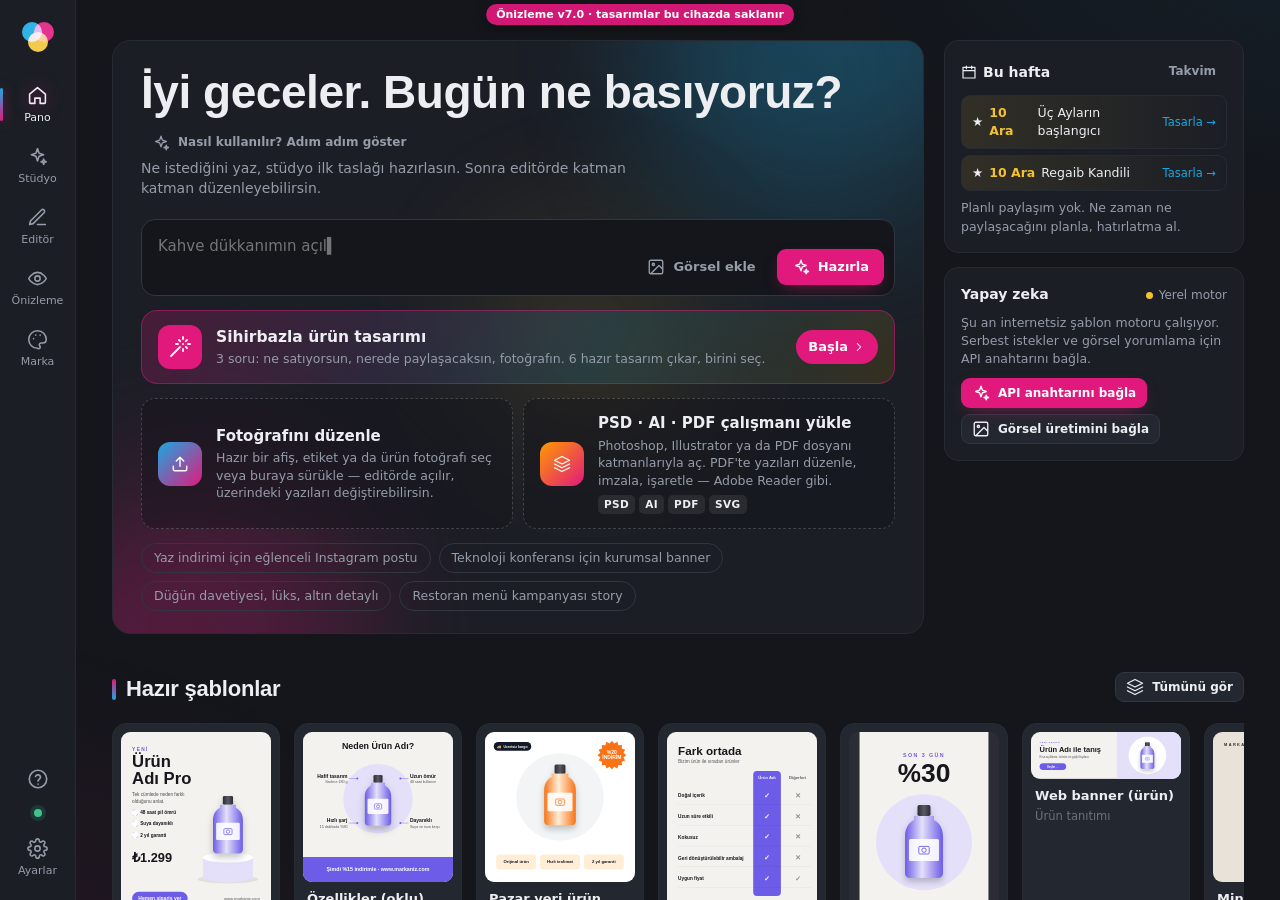
<file: index.html>
<!doctype html>
<html lang="tr">
<head>
  <meta charset="utf-8">
  <meta name="viewport" content="width=device-width, initial-scale=1, viewport-fit=cover, maximum-scale=1">
  <meta name="theme-color" content="#1B1E25">
  <meta name="mobile-web-app-capable" content="yes">
  <meta name="apple-mobile-web-app-capable" content="yes">
  <meta name="apple-mobile-web-app-status-bar-style" content="black-translucent">
  <meta name="apple-mobile-web-app-title" content="Stüdyo">
  <meta name="format-detection" content="telephone=no">
  <link rel="apple-touch-icon" href="icons/icon-180.png">
  <title>Tasarım Stüdyosu 7.0 · Önizleme</title>
  <link rel="icon" href="data:image/svg+xml,%3Csvg xmlns='http://www.w3.org/2000/svg' viewBox='0 0 32 32'%3E%3Ccircle cx='11' cy='13' r='8' fill='%2319A9E1' fill-opacity='.9'/%3E%3Ccircle cx='21' cy='13' r='8' fill='%23E2197C' fill-opacity='.9'/%3E%3Ccircle cx='16' cy='21' r='8' fill='%23F2C230' fill-opacity='.9'/%3E%3C/svg%3E">
  <link rel="stylesheet" href="css/app.css">
</head>
<body>
  <div class="app">
    <nav class="rail" aria-label="Ana menü">
      <div class="brand" title="Tasarım Stüdyosu"><i></i><i></i><i></i></div>
      <button class="nav-btn" data-route="pano"></button>
      <button class="nav-btn" data-route="studyo"></button>
      <button class="nav-btn" data-route="editor"></button>
      <button class="nav-btn" data-route="onizleme"></button>
      <button class="nav-btn" data-route="marka"></button>
      <div class="spacer"></div>
      <button class="rail-help" id="helpBtn" title="Nasıl kullanılır?" aria-label="Nasıl kullanılır?"><svg viewBox="0 0 24 24"><circle cx="12" cy="12" r="9.5"/><path d="M9.3 9.2a2.8 2.8 0 0 1 5.4 1c0 1.9-2.7 2.4-2.7 4.1"/><path d="M12 17.6h.01"/></svg></button>
      <span class="ai-dot" id="aiDot" title="Yapay zeka durumu"></span>
      <button class="nav-btn" data-route="ayarlar"></button>
    </nav>
    <main id="view"></main>
  </div>
  <div id="toasts" aria-live="polite"></div>
  <input type="file" id="filePick" accept="image/*" multiple hidden>
  <style>
#tsOnizleme{position:fixed;left:50%;transform:translateX(-50%);top:calc(env(safe-area-inset-top,0px) + 4px);z-index:99999;
 background:rgba(226,25,124,.92);color:#fff;font:600 11px/1 Inter,system-ui,sans-serif;padding:5px 10px;border-radius:99px;
 pointer-events:auto;box-shadow:0 4px 14px rgba(0,0,0,.3);white-space:nowrap}
#tsOnizleme b{font-weight:800}
</style>
<script>window.TS_SURUM='7.0';document.addEventListener('DOMContentLoaded',function(){var d=document.createElement('div');d.id='tsOnizleme';
d.innerHTML='<b>Önizleme v7.0</b> · tasarımlar bu cihazda saklanır';d.title='Dokun: gizle';d.onclick=function(){d.remove()};document.body.appendChild(d);
setTimeout(function(){d.style.transition='opacity .6s';d.style.opacity='0';setTimeout(function(){d.remove()},700)},6000)});</script>
<script src="js/bulut.js"></script>
  <script src="js/yerel-motor.js"></script>
  <script src="js/ortak-depo.js"></script>
  <script src="js/motion.js"></script>
  <script src="js/render.js"></script>
  <script src="js/tools.js"></script>
  <script src="js/editor.js"></script>
  <script src="js/library.js"></script>
  <script src="js/food-art.js"></script>
  <script src="js/food-theme.js"></script>
  <script src="js/food.js"></script>
  <script src="js/importers.js"></script>
  <script src="js/features.js"></script>
  <script src="js/fontcatalog.js"></script>
  <script src="js/fonts.js"></script>
  <script src="js/coach.js"></script>
  <script src="js/p5-arac-kutusu.js"></script>
  <script src="js/p6-satis-araclari.js"></script>
  <script src="js/p7-bagis-kampanya.js"></script>
  <script src="js/p8-fotograf-paylasim.js"></script>
  <script src="js/p9-belge-kutuphane.js"></script>
  <script src="js/p10-vakit-takvim.js"></script>
  <script src="js/p11-kontrol-basit-mod.js"></script>
  <script src="js/p12-kurban-defter-esitleme.js"></script>
  <script src="js/p13-menu-video-ceviri.js"></script>
  <script src="js/bagis-hedef.js"></script>
  <script src="js/bagis-rapor.js"></script>
  <script src="js/kampanya.js"></script>
  <script src="js/toplu-gonderim.js"></script>
  <script src="js/ayar-simgeleri.js"></script>
  <script src="js/tooltips.js"></script>
  <script src="js/tour.js"></script>
  <script src="js/mobile.js"></script>
  <script src="js/users.js"></script>
  <script src="js/guncelle.js"></script>
  <script src="js/app.js"></script>
</body>
</html>
</file>
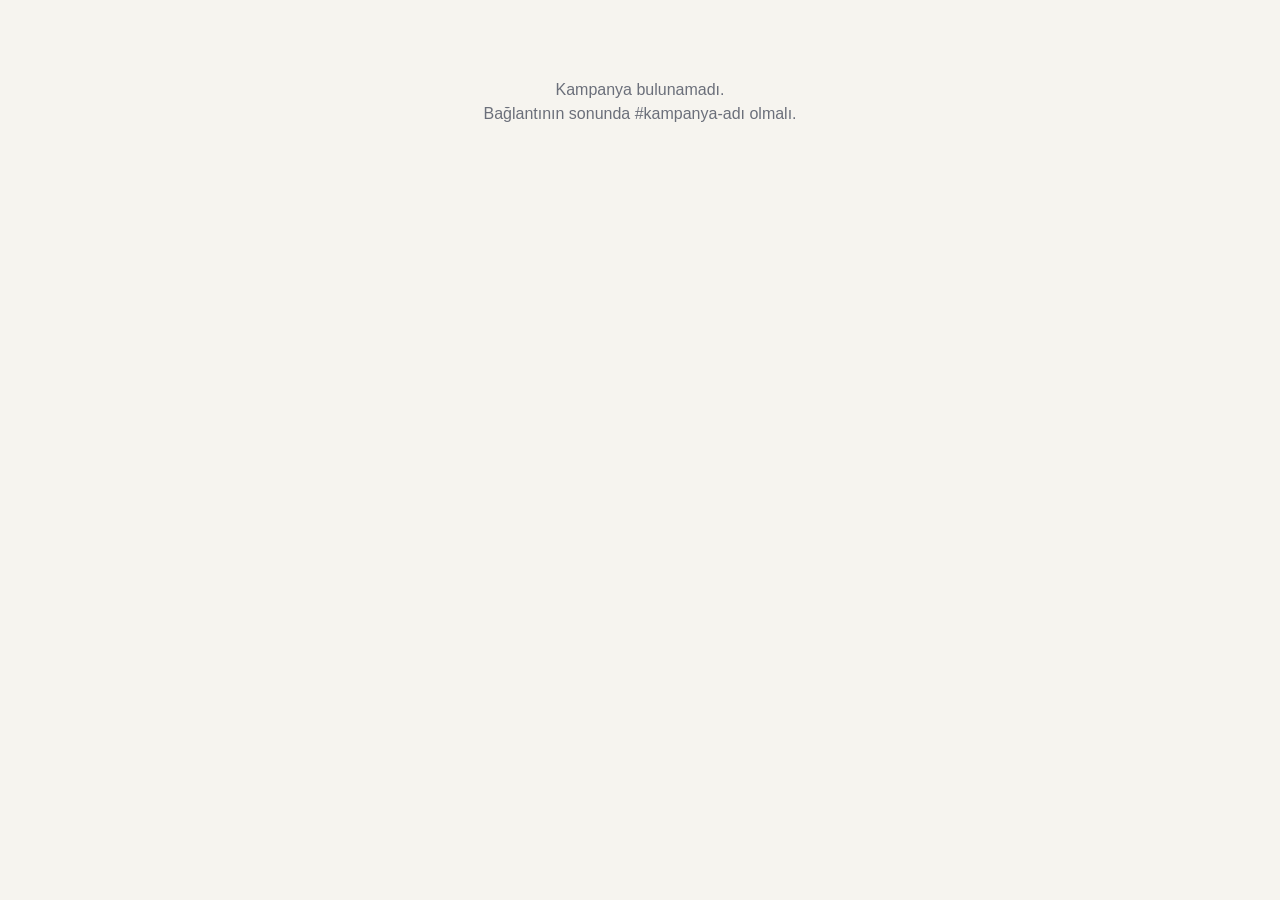
<file: kampanya/index.html>
<!DOCTYPE html>
<html lang="tr">
<head>
<meta charset="utf-8">
<meta name="viewport" content="width=device-width,initial-scale=1,viewport-fit=cover">
<title>Bağış kampanyası</title>
<meta name="theme-color" content="#0F1115">
<link rel="icon" href="../icons/icon-192.png">
<style>
  :root { --a: #E2197C; --bg: #F6F4EF; --kart: #FFFFFF; --yazi: #15171C; --soluk: #6B6F7A; --cizgi: #E7E3DA; }
  * { box-sizing: border-box; }
  html, body { margin: 0; background: var(--bg); color: var(--yazi); font: 16px/1.5 -apple-system, BlinkMacSystemFont, "Segoe UI", Inter, Roboto, sans-serif; -webkit-font-smoothing: antialiased; }
  main { max-width: 560px; margin: 0 auto; padding: calc(env(safe-area-inset-top, 0px) + 18px) 16px calc(env(safe-area-inset-bottom, 0px) + 28px); }
  .kurum { display: flex; align-items: center; gap: 10px; font-weight: 700; font-size: 14px; color: var(--soluk); margin-bottom: 14px; }
  .kurum img { width: 34px; height: 34px; object-fit: contain; border-radius: 8px; background: #fff; }
  .kart { background: var(--kart); border-radius: 22px; padding: 20px; box-shadow: 0 1px 0 var(--cizgi), 0 10px 30px rgba(20, 20, 30, .06); }
  .gorsel { width: 100%; border-radius: 16px; display: block; margin-bottom: 16px; background: #eee; }
  h1 { font-size: 26px; line-height: 1.2; margin: 0 0 14px; letter-spacing: -.01em; }
  .rakam { display: flex; align-items: baseline; gap: 8px; flex-wrap: wrap; }
  .rakam b { font-size: 42px; line-height: 1; letter-spacing: -.02em; color: var(--a); font-variant-numeric: tabular-nums; }
  .rakam span { color: var(--soluk); font-size: 16px; }
  .bar { height: 14px; border-radius: 99px; background: #EFEBE3; overflow: hidden; margin: 14px 0 10px; }
  .bar i { display: block; height: 100%; width: 0; border-radius: 99px; background: var(--a); transition: width 1.2s cubic-bezier(.2, .8, .2, 1); }
  .alt { display: flex; justify-content: space-between; gap: 10px; font-size: 14px; color: var(--soluk); }
  .alt b { color: var(--yazi); }
  .aciklama { margin: 18px 0 0; white-space: pre-line; }
  .bilgi { margin-top: 14px; display: grid; gap: 10px; }
  .satir { display: flex; align-items: center; gap: 10px; background: var(--kart); border-radius: 16px; padding: 14px 16px; box-shadow: 0 1px 0 var(--cizgi); }
  .satir .e { font-size: 12px; color: var(--soluk); display: block; }
  .satir .d { font-weight: 650; word-break: break-all; }
  .satir > div { flex: 1; min-width: 0; }
  button, .dugme { appearance: none; border: 0; border-radius: 12px; padding: 10px 14px; font-family: inherit; font-weight: 600; font-size: 14px; line-height: 1; background: #F0EDE6; color: var(--yazi); cursor: pointer; text-decoration: none; white-space: nowrap; }
  .ana { display: block; width: 100%; margin-top: 16px; padding: 16px; font-size: 16px; background: var(--a); color: #fff; text-align: center; border-radius: 14px; }
  .not { margin-top: 18px; text-align: center; font-size: 12.5px; color: var(--soluk); }
  .bos { text-align: center; padding: 60px 10px; color: var(--soluk); }
  .tamam { display: inline-block; margin-top: 8px; padding: 4px 10px; border-radius: 99px; background: rgba(24, 180, 123, .14); color: #12865C; font-weight: 700; font-size: 13px; }
  .toast { position: fixed; left: 50%; bottom: calc(env(safe-area-inset-bottom, 0px) + 22px); transform: translate(-50%, 20px); opacity: 0; background: #15171C; color: #fff; padding: 10px 16px; border-radius: 12px; font-size: 14px; transition: .25s; pointer-events: none; }
  .toast.on { opacity: 1; transform: translate(-50%, 0); }
  @media (prefers-color-scheme: dark) {
    :root { --bg: #0F1115; --kart: #181B21; --yazi: #F1F2F5; --soluk: #9AA0AC; --cizgi: #262A32; }
    .bar { background: #262A32; } button, .dugme { background: #262A32; }
  }
</style>
</head>
<body>
<main id="m"><div class="bos">Yükleniyor…</div></main>
<div class="toast" id="t"></div>
<script>
(function () {
  'use strict';
  const $ = (s) => document.querySelector(s);
  const esc = (s) => String(s == null ? '' : s).replace(/[&<>"']/g, (c) => ({ '&': '&amp;', '<': '&lt;', '>': '&gt;', '"': '&quot;', "'": '&#39;' }[c]));
  const fmt = (n) => Number(n || 0).toLocaleString('tr-TR', { maximumFractionDigits: 0 });
  const slug = () => decodeURIComponent((location.hash || '').replace(/^#/, '')).replace(/[^a-z0-9-]/g, '');
  let son = null;

  function toast(m) { const t = $('#t'); t.textContent = m; t.classList.add('on'); clearTimeout(toast.z); toast.z = setTimeout(() => t.classList.remove('on'), 1800); }
  async function kopyala(v, m) {
    try { await navigator.clipboard.writeText(v); toast(m || 'Kopyalandı'); }
    catch (e) { const a = document.createElement('textarea'); a.value = v; document.body.appendChild(a); a.select(); try { document.execCommand('copy'); toast(m || 'Kopyalandı'); } catch (er) {} a.remove(); }
  }
  function kalanGun(bitis) {
    if (!bitis) return null;
    const b = new Date(bitis + 'T23:59:59'), n = new Date();
    return Math.ceil((b - n) / 86400000);
  }
  function once(t) {
    if (!t) return '';
    const d = Math.round((Date.now() - new Date(t).getTime()) / 60000);
    if (isNaN(d)) return '';
    return d < 1 ? 'az önce' : d < 60 ? d + ' dk önce' : d < 1440 ? Math.round(d / 60) + ' saat önce' : new Date(t).toLocaleDateString('tr-TR');
  }

  function ciz(k) {
    if (/^#[0-9a-fA-F]{6}$/.test(k.renk || '')) document.documentElement.style.setProperty('--a', k.renk);
    document.title = (k.baslik || 'Bağış kampanyası') + (k.kurum ? ' · ' + k.kurum : '');
    const hedef = +k.hedef || 0, top = +k.toplanan || 0, yuzde = hedef ? Math.min(100, Math.round(top / hedef * 100)) : 0;
    const gun = kalanGun(k.bitis), birim = k.birim || '';
    const tel = (k.iletisim || '').replace(/[^\d+]/g, '');
    $('#m').innerHTML = `
      ${k.kurum || k.logo ? `<div class="kurum">${k.logo ? `<img src="${esc(k.logo)}" alt="">` : ''}<span>${esc(k.kurum || '')}</span></div>` : ''}
      <section class="kart">
        ${k.gorsel ? `<img class="gorsel" src="${esc(k.gorsel)}" alt="">` : ''}
        <h1>${esc(k.baslik || 'Bağış kampanyası')}</h1>
        <div class="rakam"><b id="say">${fmt(0)}</b><span>${hedef ? '/ ' + fmt(hedef) + ' ' + esc(birim) : esc(birim)}</span></div>
        ${hedef ? `<div class="bar" role="progressbar" aria-valuemin="0" aria-valuemax="100" aria-valuenow="${yuzde}"><i id="bar"></i></div>
        <div class="alt"><span><b>%${yuzde}</b> tamamlandı</span><span>${gun == null ? '' : gun > 0 ? `<b>${gun}</b> gün kaldı` : gun === 0 ? '<b>Son gün</b>' : 'Kampanya sona erdi'}</span></div>` : ''}
        ${hedef && top >= hedef ? '<span class="tamam">Hedefe ulaşıldı, teşekkürler!</span>' : ''}
        ${k.adet ? `<div class="alt" style="margin-top:6px"><span><b>${fmt(k.adet)}</b> bağış</span></div>` : ''}
        ${k.aciklama ? `<p class="aciklama">${esc(k.aciklama)}</p>` : ''}
      </section>
      <div class="bilgi">
        ${k.iban ? `<div class="satir"><div><span class="e">IBAN</span><span class="d">${esc(k.iban)}</span></div><button data-k="${esc(k.iban.replace(/\s/g, ''))}">Kopyala</button></div>` : ''}
        ${k.iletisim ? `<div class="satir"><div><span class="e">İletişim</span><span class="d">${esc(k.iletisim)}</span></div>${tel.length > 6 ? `<a class="dugme" href="tel:${esc(tel)}">Ara</a>` : ''}</div>` : ''}
      </div>
      <button class="ana" id="paylas">Bu kampanyayı paylaş</button>
      <p class="not">Son güncelleme: ${esc(once(k.guncellendi))} · sayfa kendiliğinden yenilenir</p>`;
    document.querySelectorAll('[data-k]').forEach((b) => (b.onclick = () => kopyala(b.dataset.k, 'IBAN kopyalandı')));
    $('#paylas').onclick = async () => {
      const veri = { title: k.baslik || 'Bağış kampanyası', text: (k.baslik || '') + (hedef ? ` — ${fmt(top)} / ${fmt(hedef)} ${birim}` : ''), url: location.href };
      try { if (navigator.share) { await navigator.share(veri); return; } } catch (e) { if (e && e.name === 'AbortError') return; }
      kopyala(location.href, 'Bağlantı kopyalandı');
    };
    // sayaç ve çubuk canlandırması
    requestAnimationFrame(() => { const b = $('#bar'); if (b) b.style.width = yuzde + '%'; });
    const el = $('#say'), t0 = performance.now(), sure = 1100, bas = son && son.slug === k.slug ? +son.toplanan || 0 : 0;
    const adim = (t) => { const p = Math.min(1, (t - t0) / sure), e = 1 - Math.pow(1 - p, 3); el.textContent = fmt(bas + (top - bas) * e); if (p < 1) requestAnimationFrame(adim); };
    requestAnimationFrame(adim);
    son = k;
  }

  async function yukle() {
    const s = slug();
    if (!s) { $('#m').innerHTML = '<div class="bos">Kampanya bulunamadı.<br>Bağlantının sonunda #kampanya-adı olmalı.</div>'; return; }
    try {
      const r = await fetch('veri/' + s + '.json?t=' + Date.now(), { cache: 'no-store' });
      if (!r.ok) throw new Error(r.status);
      const k = await r.json();
      if (son && son.guncellendi === k.guncellendi) return;
      ciz(k);
    } catch (e) {
      if (!son) $('#m').innerHTML = '<div class="bos">Kampanya bulunamadı ya da henüz yayımlanmadı.</div>';
    }
  }
  window.addEventListener('hashchange', () => { son = null; yukle(); });
  document.addEventListener('visibilitychange', () => { if (!document.hidden) yukle(); });
  setInterval(() => { if (!document.hidden) yukle(); }, 60000);
  yukle();
})();
</script>
</body>
</html>
</file>
<file: css/app.css>
/* ===== Tasarım Stüdyosu — arayüz ===== */
:root {
  --ink-0: #14161B;      /* çalışma alanı zemini */
  --ink-1: #1B1E25;      /* paneller */
  --ink-2: #23272F;      /* yükseltilmiş yüzey */
  --ink-3: #2D323C;      /* hover */
  --line: #313641;
  --line-soft: #272B34;
  --paper: #ECEEF2;      /* ana metin */
  --muted: #959CAA;
  --faint: #6B7280;
  --magenta: #E2197C;    /* proses macenta — birincil eylem */
  --magenta-2: #F04A98;
  --cyan: #19A9E1;       /* odak / bilgi */
  --yellow: #F2C230;     /* uyarı */
  --ok: #3CC48A;
  --danger: #F0535D;
  --r-panel: 14px;
  --r-ctl: 9px;
  --r-pill: 999px;
  --rail: 76px;
  --font-ui: 'Segoe UI Variable Text', 'Segoe UI', system-ui, -apple-system, Roboto, 'Helvetica Neue', Arial, sans-serif;
  --font-display: Bahnschrift, 'DIN Alternate', 'Roboto Condensed', 'Arial Narrow', 'Segoe UI', sans-serif;
  --shadow-pop: 0 18px 50px -12px rgba(0, 0, 0, .6), 0 0 0 1px rgba(255, 255, 255, .04);
  color-scheme: dark;
}
* { box-sizing: border-box; }
html, body { margin: 0; height: 100%; background: var(--ink-0); color: var(--paper); font: 14px/1.45 var(--font-ui); -webkit-font-smoothing: antialiased; }
body { overflow: hidden; }
button, input, select, textarea { font: inherit; color: inherit; }
button { cursor: pointer; }
:focus-visible { outline: 2px solid var(--cyan); outline-offset: 2px; }
::selection { background: rgba(226, 25, 124, .45); }
::-webkit-scrollbar { width: 10px; height: 10px; }
::-webkit-scrollbar-thumb { background: #3a404c; border-radius: 10px; border: 3px solid transparent; background-clip: padding-box; }
::-webkit-scrollbar-track { background: transparent; }
svg.i { width: 18px; height: 18px; flex: none; stroke: currentColor; fill: none; stroke-width: 1.8; stroke-linecap: round; stroke-linejoin: round; }

/* ---- Uygulama iskeleti */
.app { display: grid; grid-template-columns: var(--rail) 1fr; height: 100dvh; }
.rail { background: var(--ink-1); border-right: 1px solid var(--line-soft); display: flex; flex-direction: column; align-items: center; padding: 14px 0; gap: 4px; z-index: 20; }
.brand { width: 44px; height: 44px; display: grid; place-items: center; margin-bottom: 14px; position: relative; }
.brand i { position: absolute; width: 20px; height: 20px; border-radius: 50%; mix-blend-mode: screen; }
.brand i:nth-child(1) { background: var(--cyan); transform: translate(-6px, -4px); }
.brand i:nth-child(2) { background: var(--magenta); transform: translate(6px, -4px); }
.brand i:nth-child(3) { background: var(--yellow); transform: translate(0, 6px); }
.nav-btn { width: 60px; padding: 9px 0 7px; border: 0; background: none; border-radius: 12px; color: var(--muted); display: flex; flex-direction: column; align-items: center; gap: 4px; font-size: 11px; position: relative; transition: color .15s, background .15s; }
.nav-btn:hover { color: var(--paper); background: var(--ink-2); }
.nav-btn.on { color: var(--paper); }
.nav-btn.on::before { content: ''; position: absolute; left: -8px; top: 12px; bottom: 12px; width: 3px; border-radius: 3px; background: var(--magenta); }
.nav-btn svg.i { width: 21px; height: 21px; }
.rail .spacer { flex: 1; }
.ai-dot { width: 8px; height: 8px; border-radius: 50%; background: var(--faint); margin-bottom: 8px; }
.ai-dot.on { background: var(--ok); box-shadow: 0 0 0 4px rgba(60, 196, 138, .15); }

#view { position: relative; overflow: hidden; min-width: 0; }
.page { position: absolute; inset: 0; overflow: auto; }

/* ---- Ortak bileşenler */
.btn { display: inline-flex; align-items: center; justify-content: center; gap: 8px; height: 36px; padding: 0 14px; border-radius: var(--r-ctl); border: 1px solid var(--line); background: var(--ink-2); color: var(--paper); font-weight: 600; font-size: 13px; white-space: nowrap; transition: background .15s, border-color .15s, transform .08s; }
.btn:hover { background: var(--ink-3); border-color: #3d4350; }
.btn:active { transform: scale(.97); }
.btn.primary { background: var(--magenta); border-color: transparent; color: #fff; }
.btn.primary:hover { background: var(--magenta-2); }
.btn.ghost { background: transparent; border-color: transparent; color: var(--muted); }
.btn.ghost:hover { background: var(--ink-2); color: var(--paper); }
.btn.danger:hover { color: var(--danger); border-color: rgba(240, 83, 93, .4); }
.btn.sm { height: 30px; padding: 0 10px; font-size: 12px; }
.btn.icon { width: 36px; padding: 0; }
.btn.sm.icon { width: 30px; }
.btn[disabled] { opacity: .45; pointer-events: none; }
.chip { display: inline-flex; align-items: center; gap: 6px; height: 30px; padding: 0 12px; border-radius: var(--r-pill); border: 1px solid var(--line); background: transparent; color: var(--muted); font-size: 12.5px; white-space: nowrap; transition: all .15s; }
.chip:hover { color: var(--paper); border-color: #4a5160; }
.chip.on { color: #fff; background: rgba(226, 25, 124, .16); border-color: rgba(226, 25, 124, .6); }
.chip small { color: var(--faint); font-size: 11px; }
.field { display: flex; flex-direction: column; gap: 6px; }
.field > span { font-size: 12px; color: var(--muted); }
.inp, select.inp, textarea.inp { height: 36px; border-radius: var(--r-ctl); border: 1px solid var(--line); background: var(--ink-0); padding: 0 11px; width: 100%; outline: none; transition: border-color .15s; }
textarea.inp { height: auto; padding: 9px 11px; resize: vertical; min-height: 70px; }
.inp:focus { border-color: var(--cyan); }
.panel { background: var(--ink-1); border: 1px solid var(--line-soft); border-radius: var(--r-panel); }
.muted { color: var(--muted); }
.kbd { font: 11px var(--font-ui); padding: 1px 6px; border-radius: 5px; border: 1px solid var(--line); color: var(--muted); background: var(--ink-0); }
.h-display { font-family: var(--font-display); font-weight: 600; letter-spacing: -.01em; font-stretch: condensed; }
.empty { padding: 40px 20px; text-align: center; color: var(--muted); }
.empty b { display: block; color: var(--paper); font-size: 15px; margin-bottom: 4px; }

/* ---- Pano */
.dash { max-width: 1240px; margin: 0 auto; padding: 40px 36px 80px; }
.dash-hero { display: grid; grid-template-columns: 1fr 300px; gap: 20px; align-items: stretch; }
.prompt-card { position: relative; padding: 28px 28px 22px; border-radius: 18px; background: var(--ink-1); border: 1px solid var(--line-soft); overflow: hidden; }
.prompt-card::before { content: ''; position: absolute; inset: 0; pointer-events: none; background:
  radial-gradient(600px 220px at 100% 0%, rgba(25, 169, 225, .10), transparent 60%),
  radial-gradient(500px 240px at 0% 100%, rgba(226, 25, 124, .10), transparent 60%); }
.prompt-card h1 { position: relative; margin: 0 0 6px; font-size: clamp(30px, 4vw, 46px); line-height: 1.02; }
.prompt-card p.lead { position: relative; margin: 0 0 20px; color: var(--muted); max-width: 56ch; }
.prompt-box { position: relative; display: flex; gap: 10px; align-items: flex-end; background: var(--ink-0); border: 1px solid var(--line); border-radius: 14px; padding: 10px 10px 10px 16px; transition: border-color .2s, box-shadow .2s; }
.prompt-box:focus-within { border-color: rgba(226, 25, 124, .7); box-shadow: 0 0 0 4px rgba(226, 25, 124, .12); }
.prompt-box textarea { flex: 1; border: 0; outline: 0; background: transparent; resize: none; min-height: 48px; max-height: 160px; padding: 6px 0; font-size: 15px; }
.prompt-chips { position: relative; display: flex; flex-wrap: wrap; gap: 8px; margin-top: 14px; }
.side-stack { display: flex; flex-direction: column; gap: 14px; }
.mini { padding: 16px; }
.mini h3 { margin: 0 0 4px; font-size: 14px; }
.mini .url { font: 600 15px var(--font-display); color: var(--cyan); word-break: break-all; display: block; margin: 8px 0 4px; }
.mini .row { display: flex; align-items: center; gap: 8px; justify-content: space-between; }
.status-pill { display: inline-flex; align-items: center; gap: 6px; font-size: 12px; color: var(--muted); }
.status-pill i { width: 7px; height: 7px; border-radius: 50%; background: var(--faint); }
.status-pill.ok i { background: var(--ok); }
.sec-head { display: flex; align-items: baseline; justify-content: space-between; flex-wrap: wrap; margin: 38px 0 14px; gap: 4px 12px; }
.sec-head h2 { margin: 0; font-size: 22px; }
.formats { display: grid; grid-template-columns: repeat(auto-fill, minmax(150px, 1fr)); gap: 12px; }
.fmt { border: 1px solid var(--line-soft); background: var(--ink-1); border-radius: 12px; padding: 14px; text-align: left; display: flex; gap: 12px; align-items: center; transition: border-color .15s, background .15s; }
.fmt:hover { border-color: #444b59; background: var(--ink-2); }
.fmt .shape { flex: none; width: 34px; height: 34px; display: grid; place-items: center; }
.fmt .shape i { display: block; border: 1.5px solid var(--muted); border-radius: 3px; }
.fmt b { display: block; font-size: 13px; }
.fmt small { color: var(--faint); font-size: 11.5px; }
.projects { display: grid; grid-template-columns: repeat(auto-fill, minmax(220px, 1fr)); gap: 18px; }
.proj { position: relative; border-radius: 14px; background: var(--ink-1); border: 1px solid var(--line-soft); overflow: hidden; transition: border-color .15s; }
.proj:hover { border-color: #444b59; }
.proj .thumb { aspect-ratio: 4/3; display: grid; place-items: center; background: repeating-conic-gradient(#1f232a 0 25%, #1a1d23 0 50%) 0 0/16px 16px; cursor: pointer; position: relative; }
.proj .thumb img { max-width: 82%; max-height: 82%; box-shadow: 0 10px 30px rgba(0, 0, 0, .5); }
.proj .meta { padding: 11px 12px; display: flex; align-items: center; gap: 8px; }
.proj .meta div { flex: 1; min-width: 0; }
.proj .meta b { display: block; font-size: 13.5px; overflow: hidden; text-overflow: ellipsis; white-space: nowrap; }
.proj .meta small { color: var(--faint); font-size: 11.5px; }
.proj .acts { position: absolute; top: 10px; right: 10px; display: flex; gap: 6px; opacity: 0; transform: translateY(-4px); transition: all .18s; }
.proj:hover .acts, .proj:focus-within .acts { opacity: 1; transform: none; }
.proj .acts .btn { background: rgba(20, 22, 27, .85); backdrop-filter: blur(8px); }
@media (hover: none) { .proj .acts { opacity: 1; transform: none; } }

/* ---- Stüdyo */
.studio { display: grid; grid-template-columns: 280px 1fr 380px; height: 100%; }
.studio > section { min-height: 0; display: flex; flex-direction: column; }
.col-head { display: flex; align-items: center; gap: 10px; padding: 14px 16px; border-bottom: 1px solid var(--line-soft); min-height: 58px; }
.col-head h2 { margin: 0; font-size: 15px; flex: 1; }
.ref-col { background: var(--ink-1); border-right: 1px solid var(--line-soft); }
.ref-body { padding: 14px; overflow: auto; display: flex; flex-direction: column; gap: 14px; }
.drop { border: 1.5px dashed #3d4350; border-radius: 12px; padding: 22px 14px; text-align: center; color: var(--muted); transition: all .2s; cursor: pointer; background: var(--ink-0); }
.drop:hover, .drop.over { border-color: var(--magenta); color: var(--paper); background: rgba(226, 25, 124, .06); }
.drop svg.i { width: 26px; height: 26px; margin-bottom: 6px; }
.drop b { display: block; color: var(--paper); font-size: 13px; }
.drop small { font-size: 11.5px; }
.ref-current { border-radius: 12px; overflow: hidden; border: 1px solid var(--line); position: relative; background: var(--ink-0); }
.ref-current img { width: 100%; display: block; max-height: 220px; object-fit: contain; }
.ref-current .x { position: absolute; top: 6px; right: 6px; }
.swatches { display: flex; gap: 6px; flex-wrap: wrap; }
.sw { width: 28px; height: 28px; border-radius: 7px; border: 1px solid rgba(255, 255, 255, .1); cursor: pointer; }
.gallery { display: grid; grid-template-columns: repeat(3, 1fr); gap: 6px; }
.gallery button { padding: 0; aspect-ratio: 1; border-radius: 8px; overflow: hidden; border: 2px solid transparent; background: var(--ink-0); }
.gallery button.on { border-color: var(--magenta); }
.gallery img { width: 100%; height: 100%; object-fit: cover; display: block; }
.label { font-size: 12px; color: var(--muted); margin: 0 0 8px; display: flex; justify-content: space-between; }

.stage-col { background: var(--ink-0); }
.stage-col .col-head { background: var(--ink-0); }
.stage { flex: 1; min-height: 0; position: relative; display: grid; place-items: center; padding: 48px; overflow: hidden; }
.artboard { position: relative; box-shadow: 0 30px 80px -20px rgba(0, 0, 0, .7); background: #fff; }
.artboard svg { display: block; width: 100%; height: 100%; }
/* kesim işaretleri — atölyenin imzası */
.crop { position: absolute; width: 18px; height: 18px; pointer-events: none; }
.crop::before, .crop::after { content: ''; position: absolute; background: #5b6270; }
.crop::before { width: 1px; height: 14px; } .crop::after { width: 14px; height: 1px; }
.crop.tl { left: -24px; top: -24px; } .crop.tl::before { left: 23px; top: 0 } .crop.tl::after { left: 0; top: 23px; }
.crop.tr { right: -24px; top: -24px; } .crop.tr::before { left: 0; top: 0 } .crop.tr::after { left: 4px; top: 23px; }
.crop.bl { left: -24px; bottom: -24px; } .crop.bl::before { left: 23px; top: 4px } .crop.bl::after { left: 0; top: 0; }
.crop.br { right: -24px; bottom: -24px; } .crop.br::before { left: 0; top: 4px } .crop.br::after { left: 4px; top: 0; }
.reg { position: absolute; left: 50%; top: -34px; width: 14px; height: 14px; margin-left: -7px; border: 1px solid #5b6270; border-radius: 50%; pointer-events: none; }
.reg::before, .reg::after { content: ''; position: absolute; background: #5b6270; }
.reg::before { left: 6px; top: -4px; width: 1px; height: 20px; } .reg::after { top: 6px; left: -4px; height: 1px; width: 20px; }
.dims { position: absolute; left: 0; right: 0; bottom: -30px; text-align: center; font-size: 11.5px; color: var(--faint); pointer-events: none; }
.stage-empty { max-width: 380px; text-align: center; color: var(--muted); }
.stage-empty .sheet { width: 160px; height: 200px; margin: 0 auto 20px; border-radius: 4px; border: 1.5px dashed #3a404c; position: relative; }
.stage-empty b { color: var(--paper); font-size: 16px; display: block; margin-bottom: 4px; }
.busy { position: absolute; inset: 0; display: grid; place-items: center; background: rgba(20, 22, 27, .55); backdrop-filter: blur(3px); z-index: 4; }
.busy .ink { display: flex; gap: 8px; }
.busy .ink i { width: 12px; height: 12px; border-radius: 50%; animation: ink 1s infinite ease-in-out; }
.busy .ink i:nth-child(1) { background: var(--cyan); } .busy .ink i:nth-child(2) { background: var(--magenta); animation-delay: .12s; } .busy .ink i:nth-child(3) { background: var(--yellow); animation-delay: .24s; }
@keyframes ink { 0%, 100% { transform: translateY(0); opacity: .5; } 50% { transform: translateY(-10px); opacity: 1; } }
.versions { display: flex; gap: 8px; padding: 10px 16px; border-top: 1px solid var(--line-soft); overflow-x: auto; min-height: 74px; align-items: center; }
.versions button { flex: none; height: 54px; border-radius: 6px; border: 2px solid transparent; padding: 0; overflow: hidden; background: var(--ink-1); }
.versions button.on { border-color: var(--magenta); }
.versions img { height: 100%; display: block; }

.chat-col { background: var(--ink-1); border-left: 1px solid var(--line-soft); }
.msgs { flex: 1; overflow: auto; padding: 16px; display: flex; flex-direction: column; gap: 12px; }
.msg { max-width: 92%; padding: 10px 13px; border-radius: 14px; font-size: 13.5px; white-space: pre-wrap; word-wrap: break-word; }
.msg.user { align-self: flex-end; background: var(--magenta); color: #fff; border-bottom-right-radius: 4px; }
.msg.ai { align-self: flex-start; background: var(--ink-2); border-bottom-left-radius: 4px; }
.msg.note { align-self: stretch; background: rgba(242, 194, 48, .08); border: 1px solid rgba(242, 194, 48, .25); color: #e9d796; font-size: 12.5px; }
.msg .vbtn { margin-top: 8px; }
.chat-intro { color: var(--muted); font-size: 13px; }
.chat-intro b { color: var(--paper); display: block; font-size: 15px; margin-bottom: 4px; }
.chat-intro ul { padding-left: 18px; margin: 10px 0; }
.chat-intro li { margin-bottom: 4px; }
.composer { border-top: 1px solid var(--line-soft); padding: 12px; display: flex; flex-direction: column; gap: 10px; }
.composer .sugg { display: flex; gap: 6px; overflow-x: auto; padding-bottom: 2px; }
.composer .prompt-box { padding: 8px 8px 8px 12px; }
.composer textarea { min-height: 40px; font-size: 14px; }
.composer .opts { display: flex; gap: 8px; align-items: center; }
.composer select.inp { height: 30px; font-size: 12px; width: auto; padding: 0 8px; }

/* Mobil sekmeler (stüdyo) */
.m-tabs { display: none; }

/* ---- Önizleme */
.preview { display: flex; flex-direction: column; height: 100%; }
.pv-bar { display: flex; align-items: center; gap: 10px; padding: 12px 18px; border-bottom: 1px solid var(--line-soft); background: var(--ink-1); flex-wrap: wrap; }
.pv-bar h2 { margin: 0; font-size: 16px; flex: 1; min-width: 120px; overflow: hidden; text-overflow: ellipsis; white-space: nowrap; }
.seg { display: inline-flex; background: var(--ink-0); border: 1px solid var(--line); border-radius: 10px; padding: 3px; gap: 2px; }
.seg button { border: 0; background: transparent; color: var(--muted); height: 28px; padding: 0 11px; border-radius: 7px; font-size: 12.5px; display: inline-flex; align-items: center; gap: 6px; }
.seg button.on { background: var(--ink-3); color: var(--paper); }
.pv-stage { flex: 1; min-height: 0; display: grid; place-items: center; padding: 40px; overflow: auto; position: relative; }
.pv-stage.light { background: #E9EAEE; }
.pv-stage.light .dims { color: #777; }
.device-phone { position: relative; border-radius: 46px; padding: 14px; background: #0c0d10; box-shadow: 0 0 0 2px #2b2f37, 0 40px 90px -20px rgba(0, 0, 0, .8); }
.device-phone .screen { border-radius: 34px; overflow: hidden; background: #000; position: relative; }
.device-phone .notch { position: absolute; top: 10px; left: 50%; width: 90px; height: 26px; margin-left: -45px; background: #0c0d10; border-radius: 20px; z-index: 2; }
.device-phone .feed { background: #fff; color: #111; }
.feed-head { display: flex; align-items: center; gap: 8px; padding: 46px 12px 10px; font-size: 12px; font-weight: 600; }
.feed-head i { width: 26px; height: 26px; border-radius: 50%; background: conic-gradient(var(--yellow), var(--magenta), var(--cyan), var(--yellow)); }
.feed-foot { padding: 10px 12px 18px; font-size: 12px; color: #333; }
.device-monitor .bezel { background: #0c0d10; padding: 14px 14px 18px; border-radius: 14px; box-shadow: 0 0 0 2px #2b2f37, 0 40px 90px -20px rgba(0, 0, 0, .8); }
.device-monitor .site { background: #f4f5f7; }
.device-monitor .nav { height: 36px; background: #fff; display: flex; align-items: center; gap: 14px; padding: 0 16px; border-bottom: 1px solid #e5e7eb; }
.device-monitor .nav i { display: block; height: 7px; border-radius: 4px; background: #d1d5db; }
.device-monitor .stand { width: 120px; height: 46px; margin: 0 auto; background: linear-gradient(#22252c, #16181d); clip-path: polygon(30% 0, 70% 0, 85% 100%, 15% 100%); }
.paper-sheet { background: #fff; box-shadow: 0 2px 4px rgba(0, 0, 0, .1), 0 30px 60px -10px rgba(0, 0, 0, .35); }

/* ---- Ayarlar */
.settings { max-width: 860px; margin: 0 auto; padding: 40px 32px 90px; }
.settings h1 { font-size: 34px; margin: 0 0 6px; }
.prov-grid { display: grid; grid-template-columns: repeat(2, 1fr); gap: 12px; margin: 18px 0; }
.prov { text-align: left; padding: 16px; border-radius: 12px; border: 1px solid var(--line); background: var(--ink-1); display: flex; gap: 12px; }
.prov.on { border-color: var(--magenta); background: rgba(226, 25, 124, .07); }
.prov .dot { flex: none; width: 18px; height: 18px; border-radius: 50%; border: 2px solid var(--line); margin-top: 2px; position: relative; }
.prov.on .dot { border-color: var(--magenta); }
.prov.on .dot::after { content: ''; position: absolute; inset: 3px; border-radius: 50%; background: var(--magenta); }
.prov b { display: block; margin-bottom: 2px; }
.prov small { color: var(--muted); }
.form-grid { display: grid; grid-template-columns: 1fr 1fr; gap: 14px; }
.card-sec { padding: 20px; margin-top: 16px; }
.card-sec h3 { margin: 0 0 4px; font-size: 16px; }
.card-sec > p { margin: 0 0 16px; color: var(--muted); }

/* ---- Toast, modal, komut paleti */
#toasts { position: fixed; right: 18px; bottom: 18px; display: flex; flex-direction: column; gap: 8px; z-index: 100; pointer-events: none; }
.toast { pointer-events: auto; background: var(--ink-2); border: 1px solid var(--line); border-radius: 11px; padding: 10px 14px; box-shadow: var(--shadow-pop); display: flex; gap: 10px; align-items: center; font-size: 13px; max-width: 360px; }
.toast i.b { width: 8px; height: 8px; border-radius: 50%; background: var(--ok); flex: none; }
.toast.err i.b { background: var(--danger); }
.overlay { position: fixed; inset: 0; background: rgba(8, 9, 12, .6); backdrop-filter: blur(4px); z-index: 90; display: flex; align-items: flex-start; justify-content: center; padding: 12vh 16px 16px; }
.dialog { width: 100%; max-width: 560px; background: var(--ink-1); border: 1px solid var(--line); border-radius: 16px; box-shadow: var(--shadow-pop); overflow: hidden; }
.dialog .d-body { padding: 20px; }
.dialog .d-foot { padding: 12px 20px; border-top: 1px solid var(--line-soft); display: flex; justify-content: flex-end; gap: 8px; }
.dialog h3 { margin: 0 0 6px; font-size: 18px; }
.cmdk input { border: 0; border-bottom: 1px solid var(--line-soft); border-radius: 0; height: 54px; font-size: 16px; padding: 0 20px; background: transparent; width: 100%; outline: 0; }
.cmdk .list { max-height: 50vh; overflow: auto; padding: 8px; }
.cmdk .it { display: flex; align-items: center; gap: 12px; padding: 10px 12px; border-radius: 9px; cursor: pointer; color: var(--muted); }
.cmdk .it span { flex: 1; color: var(--paper); }
.cmdk .it.on { background: var(--ink-3); }
.cmdk .grp { font-size: 11.5px; color: var(--faint); padding: 10px 12px 4px; }

/* ===== Editör ===== */
.editor { display: grid; grid-template-rows: 52px 1fr; grid-template-columns: 56px 1fr 300px; height: 100%; }
.ed-top { grid-column: 1 / -1; display: flex; align-items: center; gap: 6px; padding: 0 10px; background: var(--ink-1); border-bottom: 1px solid var(--line-soft); min-width: 0; }
.ed-top .name { background: transparent; border: 1px solid transparent; border-radius: 8px; height: 32px; padding: 0 8px; font-weight: 600; width: 220px; max-width: 30vw; outline: 0; }
.ed-top .name:hover { border-color: var(--line); }
.ed-top .name:focus { border-color: var(--cyan); background: var(--ink-0); }
.ed-top .sep { width: 1px; height: 22px; background: var(--line); margin: 0 4px; }
.ed-top .grow { flex: 1; }
.zoom-val { min-width: 52px; text-align: center; font-size: 12px; color: var(--muted); background: none; border: 0; }
.tools { background: var(--ink-1); border-right: 1px solid var(--line-soft); display: flex; flex-direction: column; align-items: center; gap: 2px; padding: 8px 0; overflow-y: auto; }
.tool { width: 40px; height: 40px; border-radius: 10px; border: 0; background: transparent; color: var(--muted); display: grid; place-items: center; position: relative; flex: none; }
.tool:hover { background: var(--ink-2); color: var(--paper); }
.tool.on { background: rgba(226, 25, 124, .16); color: #fff; box-shadow: inset 0 0 0 1px rgba(226, 25, 124, .55); }
.tool .tip { position: absolute; left: 48px; white-space: nowrap; background: var(--ink-3); padding: 4px 8px; border-radius: 6px; font-size: 12px; opacity: 0; pointer-events: none; transition: opacity .12s; z-index: 30; color: var(--paper); }
.tool:hover .tip { opacity: 1; }
.tools hr { width: 26px; border: 0; border-top: 1px solid var(--line); margin: 6px 0; }
.ed-viewport { position: relative; overflow: hidden; background: var(--ink-0); touch-action: none; user-select: none; -webkit-user-select: none; }
.ed-viewport.hand { cursor: grab; } .ed-viewport.panning { cursor: grabbing; }
.ed-viewport.draw { cursor: crosshair; } .ed-viewport.texting { cursor: text; }
.ed-stage { position: absolute; left: 0; top: 0; transform-origin: 0 0; }
.ed-stage .artboard { box-shadow: 0 0 0 1px rgba(255, 255, 255, .05), 0 30px 80px -20px rgba(0, 0, 0, .75); }
.ed-overlay { position: absolute; inset: 0; width: 100%; height: 100%; pointer-events: none; overflow: visible; }
.ed-overlay .sel { fill: none; stroke: var(--cyan); stroke-width: 1.5; }
.ed-overlay .hov { fill: none; stroke: var(--cyan); stroke-width: 1; opacity: .7; }
.ed-overlay .hdl { fill: #fff; stroke: var(--cyan); stroke-width: 1.5; pointer-events: all; }
.ed-overlay .rot { fill: var(--cyan); stroke: #fff; stroke-width: 1.5; pointer-events: all; cursor: grab; }
.ed-overlay .guide { stroke: var(--magenta); stroke-width: 1; stroke-dasharray: 4 3; }
.ed-overlay .marq { fill: rgba(25, 169, 225, .08); stroke: var(--cyan); stroke-dasharray: 3 3; }
.ed-overlay .pen { fill: none; stroke: var(--magenta); stroke-width: 1.5; }
.ed-overlay .penpt { fill: #fff; stroke: var(--magenta); stroke-width: 1.5; }
.ed-overlay .size-tag { fill: var(--cyan); }
.ed-overlay text { fill: #fff; font: 600 11px var(--font-ui); }
.text-edit { position: absolute; background: rgba(25, 169, 225, .06); border: 1px dashed var(--cyan); outline: 0; resize: none; overflow: hidden; padding: 0; margin: 0; transform-origin: 0 0; z-index: 5; white-space: pre-wrap; }
.tool-opts { position: absolute; top: 10px; left: 50%; transform: translateX(-50%); display: flex; align-items: center; gap: 10px; background: var(--ink-2); border: 1px solid var(--line); border-radius: 12px; padding: 6px 10px; box-shadow: var(--shadow-pop); font-size: 12px; color: var(--muted); z-index: 6; }
.tool-opts[hidden] { display: none; }
.tool-opts input[type=range] { width: 90px; }
.zoom-float { position: absolute; right: 12px; bottom: 12px; display: flex; gap: 4px; background: var(--ink-2); border: 1px solid var(--line); border-radius: 10px; padding: 3px; z-index: 6; }

.ed-panel { background: var(--ink-1); border-left: 1px solid var(--line-soft); display: flex; flex-direction: column; min-height: 0; }
.ed-panel .tabs { display: flex; padding: 8px 8px 0; gap: 4px; border-bottom: 1px solid var(--line-soft); }
.ed-panel .tabs button { flex: 1; border: 0; background: none; color: var(--muted); padding: 8px 0 10px; font-weight: 600; font-size: 12.5px; border-bottom: 2px solid transparent; display: flex; gap: 6px; align-items: center; justify-content: center; }
.ed-panel .tabs button.on { color: var(--paper); border-color: var(--magenta); }
.ed-panel .scroll { overflow: auto; flex: 1; }
.grp { padding: 14px 14px 16px; border-bottom: 1px solid var(--line-soft); }
.grp > h4 { margin: 0 0 10px; font-size: 12px; font-weight: 600; color: var(--muted); display: flex; align-items: center; justify-content: space-between; }
.g2 { display: grid; grid-template-columns: 1fr 1fr; gap: 8px; }
.g3 { display: grid; grid-template-columns: 1fr 1fr 1fr; gap: 8px; }
.g4 { display: grid; grid-template-columns: repeat(4, 1fr); gap: 6px; }
.num { position: relative; }
.num > b { position: absolute; left: 9px; top: 50%; transform: translateY(-50%); font-size: 11px; color: var(--faint); font-weight: 600; pointer-events: none; }
.num input { padding-left: 24px; height: 32px; font-size: 12.5px; }
.prow { display: flex; align-items: center; gap: 8px; margin-top: 8px; }
.prow > span { font-size: 12px; color: var(--muted); width: 84px; flex: none; }
.prow input[type=range] { flex: 1; min-width: 0; }
.prow output { width: 36px; text-align: right; font-size: 11.5px; color: var(--muted); }
input[type=range] { accent-color: var(--magenta); height: 18px; }
.color { display: flex; align-items: center; gap: 6px; height: 32px; border: 1px solid var(--line); border-radius: 8px; background: var(--ink-0); padding: 0 8px 0 4px; flex: 1; min-width: 0; }
.color input[type=color] { width: 24px; height: 24px; border: 0; padding: 0; background: none; border-radius: 6px; cursor: pointer; flex: none; }
.color input[type=color]::-webkit-color-swatch-wrapper { padding: 0; }
.color input[type=color]::-webkit-color-swatch { border: 1px solid rgba(255, 255, 255, .15); border-radius: 6px; }
.color input[type=text] { border: 0; background: transparent; outline: 0; width: 100%; font-size: 12px; text-transform: uppercase; min-width: 0; }
.iconrow { display: flex; gap: 4px; flex-wrap: wrap; }
.iconrow .btn { flex: 1; min-width: 32px; }
.btn.on { background: rgba(226, 25, 124, .16); border-color: rgba(226, 25, 124, .55); color: #fff; }
.switch { display: flex; align-items: center; gap: 8px; font-size: 12px; color: var(--muted); cursor: pointer; }
.switch input { accent-color: var(--magenta); }
.layers { padding: 6px; }
.lay { display: flex; align-items: center; gap: 8px; height: 38px; padding: 0 6px 0 8px; border-radius: 8px; cursor: pointer; color: var(--muted); border: 1px solid transparent; }
.lay:hover { background: var(--ink-2); }
.lay.on { background: rgba(25, 169, 225, .12); border-color: rgba(25, 169, 225, .35); color: var(--paper); }
.lay.hidden span { opacity: .45; }
.lay .ico { width: 26px; height: 26px; border-radius: 6px; background: var(--ink-0); display: grid; place-items: center; flex: none; overflow: hidden; }
.lay .ico img { width: 100%; height: 100%; object-fit: cover; }
.lay .ico svg.i { width: 15px; height: 15px; }
.lay span { flex: 1; overflow: hidden; text-overflow: ellipsis; white-space: nowrap; font-size: 12.5px; color: var(--paper); }
.lay .lb { width: 26px; height: 26px; border: 0; background: none; color: var(--faint); border-radius: 6px; display: grid; place-items: center; padding: 0; }
.lay .lb:hover { color: var(--paper); background: var(--ink-3); }
.lay .lb svg.i { width: 15px; height: 15px; }
.lay.drag-over { box-shadow: inset 0 2px 0 var(--magenta); }
.filter-presets { display: grid; grid-template-columns: repeat(3, 1fr); gap: 6px; margin-bottom: 6px; }
.filter-presets button { height: 30px; font-size: 11.5px; border-radius: 7px; border: 1px solid var(--line); background: var(--ink-0); color: var(--muted); }
.filter-presets button:hover { color: var(--paper); border-color: #4a5160; }
.sheet-handle { display: none; }

/* ===== Mobil ===== */
@media (max-width: 1100px) {
  .studio { grid-template-columns: 240px 1fr 330px; }
  .dash-hero { grid-template-columns: 1fr; }
  .side-stack { flex-direction: row; } .side-stack > * { flex: 1; }
}
@media (max-width: 820px) {
  :root { --rail: 0px; }
  .app { grid-template-columns: 1fr; grid-template-rows: 1fr 64px; }
  .rail { grid-row: 2; flex-direction: row; justify-content: space-around; padding: 0 6px env(safe-area-inset-bottom); border-right: 0; border-top: 1px solid var(--line-soft); }
  .rail .brand, .rail .spacer, .ai-dot { display: none; }
  .nav-btn { width: auto; flex: 1; }
  .nav-btn.on::before { left: 30%; right: 30%; top: -1px; bottom: auto; width: auto; height: 3px; }
  .dash { padding: 22px 16px 40px; }
  .prompt-card { padding: 20px 16px 16px; }
  .side-stack { flex-direction: column; }
  .projects { grid-template-columns: repeat(2, 1fr); gap: 10px; }
  .formats { grid-template-columns: repeat(2, 1fr); }
  .studio { display: flex; flex-direction: column; }
  .studio > section { display: none; flex: 1; }
  .studio > section.m-on { display: flex; }
  .ref-col, .chat-col { border: 0; }
  .m-tabs { display: flex; gap: 4px; padding: 8px; background: var(--ink-1); border-bottom: 1px solid var(--line-soft); }
  .m-tabs button { flex: 1; height: 34px; border: 0; border-radius: 9px; background: transparent; color: var(--muted); font-weight: 600; font-size: 13px; display: flex; align-items: center; justify-content: center; gap: 6px; }
  .m-tabs button.on { background: var(--ink-3); color: var(--paper); }
  .stage { padding: 30px 22px; }
  .col-head { padding: 10px 12px; min-height: 50px; }
  .editor { grid-template-columns: 1fr; grid-template-rows: 50px 1fr 56px; }
  .tools { grid-row: 3; flex-direction: row; overflow-x: auto; border: 0; border-top: 1px solid var(--line-soft); padding: 0 6px; justify-content: flex-start; }
  .tools hr { width: 1px; height: 24px; border: 0; border-left: 1px solid var(--line); margin: 0 4px; }
  .tool .tip { display: none; }
  .ed-panel { position: fixed; left: 0; right: 0; bottom: 120px; height: 52vh; z-index: 40; border: 1px solid var(--line); border-radius: 18px 18px 0 0; box-shadow: var(--shadow-pop); transform: translateY(110%); transition: transform .35s cubic-bezier(.2, .9, .25, 1.05); }
  .ed-panel.open { transform: none; }
  .sheet-handle { display: block; width: 40px; height: 4px; border-radius: 4px; background: #4a5160; margin: 8px auto 0; }
  .ed-top .name { width: 110px; }
  .ed-top .hide-m { display: none; }
  .pv-stage { padding: 20px; }
  .prov-grid, .form-grid { grid-template-columns: 1fr; }
  .settings { padding: 24px 16px 60px; }
  .tool-opts { top: 8px; max-width: calc(100% - 16px); overflow-x: auto; }
  #toasts { left: 12px; right: 12px; bottom: 76px; }
}
@media (prefers-reduced-motion: reduce) { * { transition: none !important; animation: none !important; } }

/* ===================== v2: efektler ve yeni bileşenler ===================== */
.rail { position: relative; }
.nav-btn.on::before { display: none; }
.nav-ind { position: absolute; left: 0; top: 0; width: 3px; border-radius: 3px; background: linear-gradient(var(--cyan), var(--magenta)); pointer-events: none; box-shadow: 0 0 12px rgba(226, 25, 124, .6); }
@media (max-width: 820px) { .nav-ind { top: -1px; background: linear-gradient(90deg, var(--cyan), var(--magenta)); } }

/* birincil düğme parıltısı */
.btn.primary { position: relative; overflow: hidden; }
.btn.primary::after { content: ''; position: absolute; inset: 0; background: linear-gradient(110deg, transparent 30%, rgba(255, 255, 255, .35) 50%, transparent 70%); transform: translateX(-120%); transition: transform .6s ease; pointer-events: none; }
.btn.primary:hover::after { transform: translateX(120%); }

/* mürekkep damlası (sıçrama) */
.ink-drop { position: fixed; border-radius: 50%; pointer-events: none; z-index: 200; margin: -4px 0 0 -4px; mix-blend-mode: screen; }

/* pano: hareketli mürekkep lekeleri */
.prompt-card > *:not(.ink-blob) { position: relative; z-index: 1; }
.ink-blob { position: absolute; width: 340px; height: 340px; border-radius: 50%; filter: blur(70px); opacity: .22; pointer-events: none; animation: drift 22s ease-in-out infinite alternate; z-index: 0; }
.ink-blob.c { background: var(--cyan); top: -140px; right: -60px; }
.ink-blob.m { background: var(--magenta); bottom: -170px; left: -80px; animation-duration: 26s; animation-delay: -6s; }
.ink-blob.y { background: var(--yellow); top: 30%; left: 45%; width: 220px; height: 220px; opacity: .12; animation-duration: 30s; animation-delay: -12s; }
@keyframes drift { 0% { transform: translate(0, 0) scale(1); } 33% { transform: translate(60px, 30px) scale(1.15); } 66% { transform: translate(-40px, 50px) scale(.9); } 100% { transform: translate(30px, -30px) scale(1.05); } }
.prompt-card::before { z-index: 0; }

/* kart kalkışı */
.proj, .fmt, .tpl, .opt, .adapt-it { transition: transform .35s cubic-bezier(.2, .9, .25, 1.2), border-color .15s, box-shadow .35s; }
.proj:hover, .fmt:hover, .tpl:hover { transform: translateY(-3px); box-shadow: 0 14px 30px -14px rgba(0, 0, 0, .7); }
.fmt-img .shape { color: var(--magenta); }

/* QR */
.phone-card { display: flex; gap: 14px; align-items: center; }
.qr { flex: none; width: 92px; height: 92px; border-radius: 10px; overflow: hidden; cursor: zoom-in; background: #fff; transition: transform .3s cubic-bezier(.2, .9, .25, 1.2); }
.qr:hover { transform: scale(1.05) rotate(-1deg); }
.qr svg { width: 100%; height: 100%; display: block; }

/* yapay zeka kartı ve bağlantı penceresi */
.status-pill.off i { background: var(--yellow); }
.pill-btn { border: 0; background: none; cursor: pointer; padding: 4px 6px; border-radius: 8px; }
.pill-btn:hover { background: var(--ink-2); color: var(--paper); }
.pill-btn u { color: var(--magenta-2); text-decoration: none; font-weight: 600; }
.ai-card.on { border-color: rgba(60, 196, 138, .35); }
.ai-head { display: flex; gap: 14px; align-items: center; margin-bottom: 16px; }
.ai-orb { position: relative; flex: none; width: 46px; height: 46px; }
.ai-orb i { position: absolute; width: 26px; height: 26px; border-radius: 50%; mix-blend-mode: screen; animation: orb 4s ease-in-out infinite; }
.ai-orb i:nth-child(1) { background: var(--cyan); left: 0; top: 4px; }
.ai-orb i:nth-child(2) { background: var(--magenta); right: 0; top: 4px; animation-delay: -1.3s; }
.ai-orb i:nth-child(3) { background: var(--yellow); left: 10px; bottom: 0; animation-delay: -2.6s; }
@keyframes orb { 0%, 100% { transform: translate(0, 0); } 50% { transform: translate(3px, -3px) scale(1.08); } }
.prov-pills { display: flex; flex-wrap: wrap; gap: 6px; margin-bottom: 4px; }
.key-row { display: flex; gap: 6px; }
.ai-status { margin-top: 14px; padding: 11px 13px; border-radius: 10px; font-size: 13px; display: flex; gap: 8px; align-items: flex-start; flex-wrap: wrap; }
.ai-status.wait { background: rgba(25, 169, 225, .08); border: 1px solid rgba(25, 169, 225, .3); }
.ai-status.ok { background: rgba(60, 196, 138, .1); border: 1px solid rgba(60, 196, 138, .35); color: #9be6c4; }
.ai-status.err { background: rgba(240, 83, 93, .08); border: 1px solid rgba(240, 83, 93, .35); color: #f6b0b5; display: block; }
.ink-dots { display: inline-flex; gap: 4px; margin-right: 4px; }
.ink-dots i { width: 7px; height: 7px; border-radius: 50%; animation: ink 1s infinite; }
.ink-dots i:nth-child(1) { background: var(--cyan); } .ink-dots i:nth-child(2) { background: var(--magenta); animation-delay: .12s; } .ink-dots i:nth-child(3) { background: var(--yellow); animation-delay: .24s; }

/* baskı animasyonu */
.press { position: absolute; inset: 0; z-index: 5; display: flex; flex-direction: column; align-items: center; justify-content: center; gap: 22px; background: rgba(20, 22, 27, .72); backdrop-filter: blur(6px); }
.press-sheet { position: relative; width: 170px; height: 220px; border-radius: 4px; background: #F4F4F1; overflow: hidden; box-shadow: 0 30px 60px -20px rgba(0, 0, 0, .8); padding: 30px 18px; display: flex; flex-direction: column; gap: 12px; }
.press-line { display: block; height: 10px; border-radius: 3px; background: #dcdcd6; transform-origin: left; animation: lineprint 2.4s ease-in-out infinite; }
.press-line:nth-child(3) { width: 80%; height: 22px; background: #c9c9c2; animation-delay: .1s; }
.press-line:nth-child(4) { width: 60%; animation-delay: .25s; } .press-line:nth-child(5) { width: 70%; animation-delay: .4s; }
.press-line:nth-child(6) { width: 45%; animation-delay: .55s; } .press-line:nth-child(7) { width: 35%; height: 18px; margin-top: auto; border-radius: 10px; background: var(--magenta); animation-delay: .7s; }
@keyframes lineprint { 0% { transform: scaleX(0); opacity: 0; } 30%, 75% { transform: scaleX(1); opacity: 1; } 100% { transform: scaleX(1); opacity: 0; } }
.press-roller { position: absolute; left: -10%; right: -10%; height: 16px; top: -20px; border-radius: 10px; background: linear-gradient(90deg, var(--cyan), var(--magenta), var(--yellow)); box-shadow: 0 6px 18px rgba(226, 25, 124, .5); animation: roll 2.4s cubic-bezier(.65, 0, .35, 1) infinite; z-index: 2; }
.press-scan { position: absolute; left: 0; right: 0; top: 0; height: 40%; background: linear-gradient(rgba(226, 25, 124, .0), rgba(226, 25, 124, .14)); animation: roll 2.4s cubic-bezier(.65, 0, .35, 1) infinite; }
@keyframes roll { 0% { transform: translateY(0); } 100% { transform: translateY(260px); } }
.press-text { text-align: center; }
.press-text b { display: block; font-size: 22px; letter-spacing: .02em; }
.press-text span { display: block; color: var(--muted); font-size: 13px; margin-top: 2px; }
.reveal-roller { position: absolute; left: -12px; right: -12px; height: 10px; margin-top: -5px; border-radius: 8px; background: linear-gradient(90deg, var(--cyan), var(--magenta), var(--yellow)); box-shadow: 0 0 22px rgba(226, 25, 124, .7); z-index: 3; pointer-events: none; }

/* seçenek seçici */
.options { position: absolute; inset: 0; z-index: 6; background: rgba(20, 22, 27, .92); backdrop-filter: blur(8px); display: flex; flex-direction: column; padding: 22px; overflow: auto; }
.opt-head { display: flex; align-items: baseline; gap: 12px; margin-bottom: 18px; flex-wrap: wrap; }
.opt-head b { font-size: 22px; }
.opt-grid { display: grid; gap: 18px; flex: 1; align-items: center; justify-items: center; }
.opt-grid.n2 { grid-template-columns: repeat(2, 1fr); } .opt-grid.n3 { grid-template-columns: repeat(3, 1fr); } .opt-grid.n4 { grid-template-columns: repeat(2, 1fr); }
@media (min-width: 1500px) { .opt-grid.n4 { grid-template-columns: repeat(4, 1fr); } }
.opt { border: 1px solid var(--line); background: var(--ink-1); border-radius: 14px; padding: 10px; display: flex; flex-direction: column; gap: 10px; width: 100%; max-width: 380px; align-items: center; }
.opt:hover { transform: translateY(-6px) scale(1.02); border-color: var(--magenta); box-shadow: 0 24px 50px -20px rgba(226, 25, 124, .45); }
.opt-art { display: block; width: 100%; background: #fff; overflow: hidden; border-radius: 4px; }
.opt-art svg { display: block; width: 100%; height: 100%; }
.opt-lab { display: flex; justify-content: space-between; width: 100%; font-size: 13px; padding: 0 4px; }
.opt-lab small { color: var(--muted); }
@media (max-width: 820px) { .opt-grid.n3, .opt-grid.n4 { grid-template-columns: 1fr 1fr; } .options { padding: 14px; } }

/* stüdyo: galeri düzenle düğmesi, mikrofon */
.g-it { position: relative; aspect-ratio: 1; border-radius: 8px; overflow: hidden; border: 2px solid transparent; }
.g-it.on { border-color: var(--magenta); }
.g-it > button[data-u] { width: 100%; height: 100%; padding: 0; border: 0; background: var(--ink-0); aspect-ratio: auto; }
.gallery .g-it button { border-radius: 0; }
.gallery .g-it .g-edit { position: absolute; right: 4px; bottom: 4px; width: 26px; height: 26px; border-radius: 7px; border: 0; background: rgba(20, 22, 27, .85); color: #fff; display: grid; place-items: center; opacity: 0; transition: opacity .15s; padding: 0; }
.g-edit svg.i { width: 14px; height: 14px; }
.g-it:hover .g-edit { opacity: 1; }
@media (hover: none) { .g-edit { opacity: 1; } }
.edit-direct { width: 100%; margin-top: 8px; }
.mic.rec { color: #fff; background: var(--danger); animation: pulse 1.2s infinite; }
@keyframes pulse { 0%, 100% { box-shadow: 0 0 0 0 rgba(240, 83, 93, .5); } 50% { box-shadow: 0 0 0 8px rgba(240, 83, 93, 0); } }
.composer .opts { flex-wrap: wrap; }

/* şablonlar */
.tpl-row { display: grid; grid-template-columns: repeat(auto-fill, minmax(170px, 1fr)); gap: 14px; }
.tpl { border-radius: 12px; border: 1px solid var(--line-soft); background: var(--ink-1); overflow: hidden; }
.tpl-th { width: 100%; aspect-ratio: 1; border: 0; padding: 12px; background: repeating-conic-gradient(#1f232a 0 25%, #1a1d23 0 50%) 0 0/14px 14px; display: grid; place-items: center; }
.tpl-th img { max-width: 100%; max-height: 100%; box-shadow: 0 8px 24px rgba(0, 0, 0, .5); }
.tpl-meta { display: flex; align-items: center; gap: 4px; padding: 8px 6px 8px 12px; font-size: 13px; }
.tpl-meta b { flex: 1; overflow: hidden; text-overflow: ellipsis; white-space: nowrap; }
.tpl-meta span { display: flex; }
.tpl-fields { display: grid; gap: 12px; max-height: 50vh; overflow: auto; }

/* toplu üretim */
.batch .steps { display: flex; flex-direction: column; gap: 14px; margin-top: 12px; }
.batch .step { display: flex; flex-direction: column; gap: 6px; }
.batch .step > b { font-size: 12.5px; color: var(--muted); font-weight: 600; }
.map { display: grid; gap: 8px; margin-top: 8px; max-height: 36vh; overflow: auto; }
.map label { display: grid; grid-template-columns: 1fr 1fr; gap: 10px; align-items: center; }
.map label span { font-size: 13px; display: flex; flex-direction: column; }
.map small { color: var(--faint); font-size: 11.5px; overflow: hidden; text-overflow: ellipsis; white-space: nowrap; }
.map select { height: 32px; }
.batch-prev { display: flex; gap: 6px; flex-wrap: wrap; margin-top: 10px; align-items: center; }
.progress { margin-top: 16px; height: 26px; border-radius: 8px; background: var(--ink-0); border: 1px solid var(--line); position: relative; overflow: hidden; }
.progress i { position: absolute; inset: 0 auto 0 0; width: 0; background: linear-gradient(90deg, var(--cyan), var(--magenta)); transition: width .25s; }
.progress span { position: relative; display: block; text-align: center; line-height: 24px; font-size: 12px; font-weight: 600; }
.dialog { max-height: 86vh; display: flex; flex-direction: column; }
.dialog .d-body { overflow: auto; }

/* format uyarlama */
.fmt-checks { display: grid; grid-template-columns: 1fr 1fr; gap: 8px; margin-top: 12px; }
.fmt-check { display: flex; align-items: center; gap: 10px; border: 1px solid var(--line); border-radius: 10px; padding: 9px 10px; cursor: pointer; font-size: 13px; }
.fmt-check:has(input:checked) { border-color: var(--magenta); background: rgba(226, 25, 124, .08); }
.fmt-check input { accent-color: var(--magenta); }
.fmt-check .shape { width: 28px; display: grid; place-items: center; }
.fmt-check .shape i { display: block; border: 1.5px solid var(--muted); border-radius: 2px; }
.fmt-check small { display: block; color: var(--faint); font-size: 11px; }
.adapt-grid { display: grid; grid-template-columns: repeat(auto-fill, minmax(120px, 1fr)); gap: 12px; margin-top: 14px; }
.adapt-it { border: 1px solid var(--line); background: var(--ink-0); border-radius: 10px; padding: 8px; display: flex; flex-direction: column; gap: 6px; align-items: center; }
.adapt-it:hover { border-color: var(--magenta); transform: translateY(-3px); }
.adapt-it .th { height: 100px; display: grid; place-items: center; }
.adapt-it img { max-height: 100px; max-width: 100%; }
.adapt-it small { color: var(--muted); }

/* indirme penceresi */
.exp-fmts { display: grid; grid-template-columns: repeat(3, 1fr); gap: 8px; margin: 14px 0 16px; }
.exp-fmt { text-align: left; border: 1px solid var(--line); background: var(--ink-0); border-radius: 10px; padding: 10px 12px; transition: all .2s cubic-bezier(.2, .9, .25, 1.2); }
.exp-fmt b { display: block; font-family: var(--font-display); font-size: 16px; }
.exp-fmt small { color: var(--faint); font-size: 11.5px; }
.exp-fmt:hover { border-color: #4a5160; transform: translateY(-2px); }
.exp-fmt.on { border-color: var(--magenta); background: rgba(226, 25, 124, .1); box-shadow: 0 0 0 3px rgba(226, 25, 124, .12); }
.exp-row { display: flex; align-items: center; gap: 12px; margin-top: 10px; flex-wrap: wrap; }
.exp-row > span { width: 92px; font-size: 12.5px; color: var(--muted); }
.exp-row input[type=range] { flex: 1; min-width: 120px; }
.exp-sum { margin-top: 16px; padding: 12px 14px; border-radius: 10px; background: var(--ink-0); border: 1px dashed var(--line); display: flex; justify-content: space-between; gap: 10px; flex-wrap: wrap; font-size: 13px; }
.exp-sum b { font-family: var(--font-display); font-size: 16px; }
.exp-sum span { color: var(--muted); }
@media (max-width: 820px) { .exp-fmts { grid-template-columns: repeat(2, 1fr); } .fmt-checks { grid-template-columns: 1fr; } }

/* marka kiti */
.brand-page { max-width: 1100px; }
.brand-grid { display: grid; grid-template-columns: 1fr 340px; gap: 22px; margin-top: 18px; align-items: start; }
.brand-preview-wrap { position: sticky; top: 20px; }
.brand-card { position: relative; aspect-ratio: 4/5; border-radius: 14px; overflow: hidden; padding: 22px; display: flex; flex-direction: column; box-shadow: 0 30px 60px -24px rgba(0, 0, 0, .8); }
.bc-blob { position: absolute; width: 60%; aspect-ratio: 1; border-radius: 50%; right: -18%; top: -14%; opacity: .9; }
.bc-blob.two { width: 36%; left: -10%; right: auto; top: auto; bottom: -8%; opacity: .8; }
.bc-top { position: relative; height: 40px; } .bc-top img { max-height: 40px; max-width: 60%; }
.bc-mid { position: relative; margin-top: auto; margin-bottom: auto; }
.bc-cta { display: inline-block; margin-top: 16px; padding: 8px 16px; border-radius: 999px; font-weight: 700; font-size: 13px; }
.bc-foot { position: relative; font-size: 11px; opacity: .75; }
.switch.big { font-size: 14px; color: var(--paper); }
.logo-drop { margin-top: 6px; height: 110px; border: 1.5px dashed #3d4350; border-radius: 12px; display: flex; gap: 8px; align-items: center; justify-content: center; color: var(--muted); cursor: pointer; background: repeating-conic-gradient(#1f232a 0 25%, #1a1d23 0 50%) 0 0/14px 14px; }
.logo-drop:hover { border-color: var(--magenta); }
.logo-drop img { max-height: 90px; max-width: 80%; }
.brand-colors { display: flex; flex-direction: column; gap: 8px; align-items: flex-start; }
.bc { display: flex; gap: 8px; align-items: center; }
.bc .inp { width: 110px; height: 32px; text-transform: uppercase; }
.bc-sw { width: 32px; height: 32px; border-radius: 8px; border: 1px solid rgba(255, 255, 255, .15); position: relative; cursor: pointer; overflow: hidden; }
.bc-sw input { position: absolute; inset: 0; opacity: 0; cursor: pointer; }
.bc .muted { font-size: 12px; width: 44px; }
.font-list { display: flex; flex-wrap: wrap; gap: 6px; margin-top: 12px; }
.font-list .chip { padding-right: 4px; color: var(--paper); }
.font-list .x { border: 0; background: none; color: var(--muted); padding: 2px; display: grid; place-items: center; }
.font-list .x svg.i { width: 13px; height: 13px; }
@media (max-width: 900px) { .brand-grid { grid-template-columns: 1fr; } .brand-preview-wrap { position: static; order: -1; max-width: 300px; } }

/* editör eklentileri */
.assets { display: grid; grid-template-columns: repeat(4, 1fr); gap: 6px; }
.asset { aspect-ratio: 1; border: 1px solid var(--line); background: var(--ink-0); border-radius: 8px; display: grid; place-items: center; padding: 10px; transition: all .2s cubic-bezier(.2, .9, .25, 1.2); }
.asset:hover { border-color: var(--magenta); transform: translateY(-2px) scale(1.04); }
.asset svg { width: 100%; height: 100%; }
.ai-layer { display: flex; gap: 6px; }
.ai-layer .inp { height: 32px; font-size: 12.5px; }
.ai-layer-hint { font-size: 11.5px; color: var(--faint); margin-top: 6px; }
.mask-row { display: grid; grid-template-columns: repeat(5, 1fr); gap: 5px; }
.mask-row button { aspect-ratio: 1; border: 1px solid var(--line); background: var(--ink-0); border-radius: 7px; padding: 6px; color: var(--muted); }
.mask-row button.on { border-color: var(--magenta); color: #fff; background: rgba(226, 25, 124, .12); }
.mask-row svg { width: 100%; height: 100%; }
.check-list { margin: 8px 0 0; padding-left: 18px; font-size: 12.5px; color: var(--muted); }
.lay.grouped { padding-left: 22px; }
.lay .grp-tag { font-size: 10px; color: var(--cyan); border: 1px solid rgba(25, 169, 225, .4); border-radius: 4px; padding: 0 4px; }
.mask-row > button { min-width: 0; }
.mask-row svg { display: block; }
.opt-lab { gap: 8px; }

/* ===================== v3: mobil arayüz ===================== */
.ctx-bar { display: none; }
.m-item { display: none !important; }
@media (max-width: 820px) {
  :root { --nav-h: calc(62px + env(safe-area-inset-bottom)); }
  body { overscroll-behavior: none; }
  .app { grid-template-rows: 1fr var(--nav-h); }

  /* alt menü: cam efekt, dolu hap */
  .rail { background: rgba(27, 30, 37, .86); backdrop-filter: blur(18px) saturate(1.4); -webkit-backdrop-filter: blur(18px) saturate(1.4); padding: 6px 6px calc(6px + env(safe-area-inset-bottom)); gap: 2px; border-top: 1px solid rgba(255, 255, 255, .06); align-items: stretch; }
  .nav-btn { border-radius: 14px; padding: 6px 0 5px; font-size: 10.5px; gap: 3px; letter-spacing: .01em; transition: color .2s, background .25s; }
  .nav-btn svg.i { width: 22px; height: 22px; transition: transform .3s cubic-bezier(.2, .9, .25, 1.3); }
  .nav-btn.on { background: rgba(226, 25, 124, .14); color: #fff; }
  .nav-btn.on svg.i { transform: translateY(-1px) scale(1.08); color: var(--magenta-2); }
  .nav-btn:active { transform: scale(.94); }
  .nav-ind { display: none; }

  /* dokunma geri bildirimi ve iOS yakınlaştırma önleme */
  .btn:active, .chip:active, .fmt:active, .opt:active, .tool:active { transform: scale(.96); }
  input.inp, select.inp, textarea.inp, .prompt-box textarea, .text-edit { font-size: 16px !important; }
  .btn { height: 40px; }
  .btn.sm { height: 34px; }
  .btn.sm.icon, .btn.icon { width: 40px; }
  .btn.sm.icon { width: 34px; }

  /* pencereler alttan açılan sayfa */
  .overlay { align-items: flex-end; padding: 0; }
  .dialog { max-width: none; border-radius: 22px 22px 0 0; max-height: 92dvh; border-bottom: 0; padding-bottom: env(safe-area-inset-bottom); }
  .dialog::before { content: ''; display: block; width: 40px; height: 4px; border-radius: 4px; background: #4a5160; margin: 8px auto 0; flex: none; }
  .dialog .d-body { padding: 14px 18px 18px; }
  .dialog .d-foot { padding: 12px 18px; }
  .dialog .d-foot .btn { flex: 1; }
  .dialog .d-foot .btn.ghost.danger { flex: none; }
  .cmdk .it { padding: 13px 12px; }
  .cmdk input { font-size: 16px; }
  .map label { grid-template-columns: 1fr; gap: 4px; }

  /* pano */
  .dash { padding: 16px 14px 28px; }
  .prompt-card { border-radius: 20px; padding: 22px 16px 16px; }
  .prompt-card h1 { font-size: 32px; }
  .prompt-box { flex-direction: column; align-items: stretch; padding: 12px; }
  .prompt-box textarea { min-height: 64px; }
  .prompt-card .prompt-box .btn { height: 44px; }
  .prompt-chips { flex-wrap: nowrap; overflow-x: auto; margin: 14px -16px 0; padding: 0 16px 2px; scrollbar-width: none; }
  .prompt-chips::-webkit-scrollbar { display: none; }
  .sec-head { margin: 28px 0 12px; }
  .sec-head h2 { font-size: 20px; }
  .formats { grid-template-columns: repeat(2, 1fr); gap: 10px; }
  .fmt { padding: 12px; gap: 10px; }
  .fmt small { font-size: 11px; }
  .tpl-row { grid-template-columns: none; grid-auto-flow: column; grid-auto-columns: 150px; overflow-x: auto; margin: 0 -14px; padding: 0 14px 4px; scroll-snap-type: x mandatory; }
  .tpl { scroll-snap-align: start; }
  .projects { gap: 10px; }
  .proj .meta { padding: 9px 10px; }
  .proj .acts { top: 8px; right: 8px; }
  .phone-card .qr { width: 84px; height: 84px; }

  /* stüdyo */
  .m-tabs { padding: 8px 10px; gap: 6px; background: var(--ink-1); position: relative; }
  .m-tabs button { height: 38px; border-radius: 12px; transition: background .25s, color .25s; }
  .m-tabs button.on { background: var(--ink-3); box-shadow: inset 0 0 0 1px rgba(255, 255, 255, .05); }
  .studio .col-head { gap: 6px; }
  .studio .col-head h2 { font-size: 15px; white-space: nowrap; overflow: hidden; text-overflow: ellipsis; min-width: 0; }
  .stage-col .col-head .btn span { display: none; }
  .stage-col .col-head .btn { width: 40px; padding: 0; }
  .stage-col .col-head .btn.primary { width: auto; padding: 0 14px; }
  .stage-col .col-head .btn.primary span { display: inline; }
  .chat-col .col-head { flex-wrap: wrap; }
  .msgs { padding: 14px 12px; }
  .msg { max-width: 88%; font-size: 14.5px; padding: 11px 14px; border-radius: 18px; }
  .composer { padding: 10px 10px calc(10px); background: var(--ink-1); border-top: 1px solid var(--line-soft); }
  .composer .prompt-box { flex-direction: row; align-items: flex-end; padding: 6px 6px 6px 14px; border-radius: 22px; }
  .composer .prompt-box textarea { min-height: 40px; }
  .composer .prompt-box .btn.icon { border-radius: 50%; width: 42px; height: 42px; }
  .composer .opts { gap: 6px; }
  .composer .opts select.inp { flex: 1; height: 34px; font-size: 13px !important; }
  .composer .sugg { margin: 0 -10px; padding: 0 10px 2px; scrollbar-width: none; }
  .ref-body { padding: 14px 12px 24px; }
  .gallery { grid-template-columns: repeat(4, 1fr); }
  .versions { min-height: 66px; padding: 8px 12px; }
  .press-sheet { width: 140px; height: 180px; }
  .options { padding: 12px; }
  .opt-head b { font-size: 19px; }
  .opt { padding: 8px; border-radius: 14px; }

  /* önizleme */
  .pv-bar { padding: 10px 12px; gap: 8px; }
  .pv-bar h2 { flex-basis: 100%; font-size: 15px; }
  .pv-bar .seg { order: 5; flex-basis: 100%; overflow-x: auto; }
  .pv-bar .seg button { flex: 1; justify-content: center; height: 32px; }
  .pv-bar .btn { flex: 1; }
  .pv-bar .btn.icon { flex: none; }
  .pv-stage { padding: 18px 12px; }

  /* ayarlar ve marka */
  .settings h1 { font-size: 28px; }
  .card-sec { padding: 16px; border-radius: 16px; }
  .prov { padding: 14px; }
  .seg { max-width: 100%; }

  /* editör */
  .editor { grid-template-rows: 54px 1fr 60px; }
  .ed-top { gap: 2px; padding: 0 6px; }
  .ed-top .name { flex: 1; min-width: 0; width: auto; max-width: none; font-size: 15px !important; }
  .ed-top .grow { display: none; }
  .ed-top .sep { display: none; }
  .ed-top .btn.ghost.sm.icon { width: 36px; }
  .ed-save { width: 40px !important; padding: 0 !important; }
  .tools { padding: 0 6px; gap: 4px; align-items: center; mask-image: linear-gradient(90deg, transparent 0, #000 14px, #000 calc(100% - 14px), transparent 100%); -webkit-mask-image: linear-gradient(90deg, transparent 0, #000 14px, #000 calc(100% - 14px), transparent 100%); scrollbar-width: none; }
  .tools::-webkit-scrollbar { display: none; }
  .tool { width: 44px; height: 44px; border-radius: 12px; }
  .tools hr:first-of-type { margin-left: 2px; }
  .ed-panel { left: 0; right: 0; bottom: calc(var(--nav-h) + 60px); height: min(58dvh, 520px); border-radius: 22px 22px 0 0; transform: translateY(calc(100% + var(--nav-h) + 80px)); visibility: hidden; transition: transform .38s cubic-bezier(.2, .9, .25, 1.05), visibility 0s .38s; box-shadow: 0 -20px 60px -10px rgba(0, 0, 0, .7); }
  .ed-panel.open { transform: none; visibility: visible; transition: transform .38s cubic-bezier(.2, .9, .25, 1.05), visibility 0s; }
  .ed-panel .tabs button { padding: 10px 0 12px; font-size: 13px; }
  .grp { padding: 14px 16px 16px; }
  .prow > span { width: 96px; }
  .num input { height: 38px; }
  .color { height: 38px; }
  .iconrow .btn.sm.icon { height: 38px; }
  .tool-opts { top: auto; bottom: 74px; left: 10px; right: 10px; transform: none; justify-content: center; border-radius: 16px; }
  .ctx-bar { position: absolute; left: 50%; bottom: 14px; transform: translateX(-50%); display: flex; gap: 2px; padding: 5px; border-radius: 18px; background: rgba(35, 39, 47, .92); backdrop-filter: blur(14px); -webkit-backdrop-filter: blur(14px); border: 1px solid rgba(255, 255, 255, .07); box-shadow: 0 16px 40px -12px rgba(0, 0, 0, .8); z-index: 7; max-width: calc(100% - 16px); overflow-x: auto; }
  .ctx-bar[hidden] { display: none; }
  .ctx-bar button { border: 0; background: transparent; color: var(--paper); display: flex; flex-direction: column; align-items: center; gap: 3px; font-size: 10.5px; min-width: 54px; padding: 7px 6px; border-radius: 13px; }
  .ctx-bar button:active { background: var(--ink-3); transform: scale(.94); }
  .ctx-bar button.danger { color: #ff8a92; }
  .ctx-bar svg.i { width: 19px; height: 19px; }
  .editor.sheet-open .ctx-bar, .editor.sheet-open .zoom-float { display: none; }
  .zoom-float { right: 10px; top: 10px; bottom: auto; border-radius: 12px; }
  .zoom-float .btn { height: 32px; }
  .ed-overlay .hdl { stroke-width: 2; }
  .m-item { display: flex !important; }
  .exp-row > span { width: 100%; }
  .exp-row .seg { flex: 1; }
  .exp-row .seg button { flex: 1; justify-content: center; }
}
@media (max-width: 380px) {
  .nav-btn { font-size: 9.5px; }
  .formats { grid-template-columns: 1fr 1fr; }
  .fmt .shape { display: none; }
}
@media (max-width: 820px) { .hide-m { display: none !important; } }
.up-grid { display: grid; grid-template-columns: repeat(3, 1fr); gap: 6px; }
.up-it { position: relative; aspect-ratio: 1; border-radius: 8px; overflow: hidden; border: 1px solid var(--line); background: var(--ink-0); }
.up-it > button[data-up] { width: 100%; height: 100%; padding: 0; border: 0; background: none; }
.up-it img { width: 100%; height: 100%; object-fit: cover; display: block; transition: transform .3s; }
.up-it:hover img { transform: scale(1.06); }
.up-fill { position: absolute; right: 4px; bottom: 4px; width: 26px; height: 26px; border-radius: 7px; border: 0; background: rgba(20, 22, 27, .85); color: #fff; display: grid; place-items: center; padding: 0; }
.up-fill svg.i { width: 14px; height: 14px; }
@media (max-width: 820px) { .up-grid { grid-template-columns: repeat(4, 1fr); } .up-fill { width: 30px; height: 30px; } }
/* pano: görsel ekleme */
.prompt-card .prompt-box { flex-wrap: wrap; }
.prompt-card .prompt-box textarea { flex: 1 1 300px; }
.q-actions { display: flex; gap: 6px; align-items: flex-end; }
.q-att { flex-basis: 100%; }
.att-chip { display: inline-flex; align-items: center; gap: 8px; padding: 4px 6px 4px 4px; border-radius: 10px; background: var(--ink-2); border: 1px solid var(--line); font-size: 12.5px; }
.att-chip img { width: 34px; height: 34px; border-radius: 7px; object-fit: cover; }
.att-chip button { border: 0; background: none; color: var(--muted); display: grid; place-items: center; padding: 2px; }
.att-chip button svg.i { width: 14px; height: 14px; }
.photo-drop { position: relative; z-index: 1; margin-top: 14px; width: 100%; display: flex; gap: 14px; align-items: center; text-align: left; padding: 14px 16px; border-radius: 14px; border: 1.5px dashed rgba(255, 255, 255, .18); background: rgba(20, 22, 27, .45); color: var(--paper); transition: border-color .2s, background .2s, transform .3s cubic-bezier(.2, .9, .25, 1.2); }
.photo-drop:hover, .photo-drop.over { border-color: var(--magenta); background: rgba(226, 25, 124, .08); transform: translateY(-2px); }
.photo-drop.over { transform: scale(1.01); }
.photo-drop .pd-ico { flex: none; width: 44px; height: 44px; border-radius: 12px; display: grid; place-items: center; background: linear-gradient(135deg, var(--cyan), var(--magenta)); color: #fff; }
.photo-drop b { display: block; font-size: 15px; }
.photo-drop small { color: var(--muted); font-size: 12.5px; line-height: 1.4; display: block; margin-top: 2px; }
@media (max-width: 820px) {
  .q-actions { justify-content: stretch; }
  .q-actions .btn { flex: 1; height: 44px; }
  .photo-drop { padding: 12px; }
}
@media (max-width: 820px) {
  .prompt-card .prompt-box textarea { flex: none; min-height: 70px; }
  #toasts { top: calc(10px + env(safe-area-inset-top)); bottom: auto; }
}
.sys-list { display: grid; gap: 8px; }
.sys-list > div { display: grid; grid-template-columns: 26px 150px 1fr; align-items: center; gap: 10px; font-size: 13px; padding: 8px 10px; border-radius: 10px; background: var(--ink-0); border: 1px solid var(--line-soft); }
.sys-list span:last-child { color: var(--muted); }
.sys-ok { width: 22px; height: 22px; border-radius: 50%; display: grid; place-items: center; }
.sys-ok svg.i { width: 14px; height: 14px; stroke-width: 2.6; }
.sys-ok.y { background: rgba(60, 196, 138, .18); color: var(--ok); }
.sys-ok.n { background: rgba(242, 194, 48, .16); color: var(--yellow); }
@media (max-width: 820px) { .sys-list > div { grid-template-columns: 26px 1fr; } .sys-list > div span:last-child { grid-column: 2; } }
.photo-hint { position: absolute; top: 12px; left: 50%; transform: translateX(-50%); z-index: 8; display: flex; align-items: center; gap: 10px; max-width: min(640px, calc(100% - 24px)); padding: 10px 10px 10px 14px; border-radius: 14px; background: rgba(35, 39, 47, .94); backdrop-filter: blur(12px); border: 1px solid rgba(226, 25, 124, .45); box-shadow: 0 16px 40px -12px rgba(0, 0, 0, .8); font-size: 13px; color: var(--muted); }
.photo-hint > svg.i { color: var(--magenta-2); width: 22px; height: 22px; }
.photo-hint b { color: var(--paper); font-weight: 600; }
@media (max-width: 820px) { .photo-hint { top: 54px; font-size: 12.5px; } }
/* görsel üretimi */
.ai-orb.img i:nth-child(1) { background: #7C5CFF; } .ai-orb.img i:nth-child(2) { background: var(--cyan); } .ai-orb.img i:nth-child(3) { background: var(--magenta); }
.ai-gen-btn { width: 100%; height: 42px; border: 1px solid transparent; background: linear-gradient(var(--ink-2), var(--ink-2)) padding-box, linear-gradient(120deg, #7C5CFF, var(--cyan), var(--magenta)) border-box; }
.ai-gen-btn:hover { background: linear-gradient(var(--ink-3), var(--ink-3)) padding-box, linear-gradient(120deg, #7C5CFF, var(--cyan), var(--magenta)) border-box; }
.imggen .ig-grid { display: flex; gap: 14px; margin-top: 12px; }
.imggen .ig-base { flex: none; width: 120px; display: flex; flex-direction: column; gap: 4px; align-items: center; }
.imggen .ig-base img { width: 120px; height: 120px; object-fit: contain; border-radius: 10px; background: repeating-conic-gradient(#2a2e36 0 25%, #1f232a 0 50%) 0 0/14px 14px; }
.imggen .ig-main { flex: 1; min-width: 0; display: flex; flex-direction: column; gap: 8px; }
.ig-chips { display: flex; flex-wrap: wrap; gap: 6px; }
.ig-chips .chip { height: 28px; font-size: 12px; }
.ig-result { margin-top: 14px; display: flex; flex-direction: column; gap: 6px; align-items: center; }
.ig-result img { max-width: 100%; max-height: 46vh; border-radius: 12px; box-shadow: 0 20px 50px -20px rgba(0, 0, 0, .8); }
.ig-wait { display: flex; flex-direction: column; align-items: center; gap: 12px; padding: 16px; color: var(--muted); font-size: 13px; }
.press-sheet.mini { width: 110px; height: 140px; padding: 0; }
.msg-img { display: block; max-width: 100%; border-radius: 10px; margin-bottom: 8px; }
.dialog:has(.imggen) { max-width: 680px; }
@media (max-width: 820px) { .imggen .ig-grid { flex-direction: column; } .imggen .ig-base { flex-direction: row; width: auto; } .imggen .ig-base img { width: 72px; height: 72px; } }

.rt-prev { border-radius: 10px; overflow: hidden; background: repeating-conic-gradient(#2a2e36 0 25%, #1f232a 0 50%) 0 0/14px 14px; display: grid; place-items: center; padding: 8px; }
.rt-prev img { max-width: 100%; max-height: 140px; display: block; }
.rt-prev { border-radius: 10px; overflow: hidden; background: repeating-conic-gradient(#2a2e36 0 25%, #1f232a 0 50%) 0 0/14px 14px; display: grid; place-items: center; padding: 8px; }
.rt-prev img { max-width: 100%; max-height: 140px; display: block; }
.ed-overlay .lasso { stroke-dasharray: 5 4; fill: rgba(226,25,124,.08); stroke: var(--magenta); }

/* ===== v4: etiket kontrol, matbaa, ambalaj, sosyal paket ===== */
.lc-size { display: flex; align-items: center; gap: 8px; margin: 4px 0 12px; font-size: 13px; }
.lc-size .inp { width: 92px; height: 34px; }
.lc-list { max-height: 52vh; overflow: auto; display: grid; gap: 6px; min-height: 80px; }
.lc-sum { display: flex; gap: 12px; font-size: 12.5px; font-weight: 600; padding: 2px 2px 6px; align-items: center; flex-wrap: wrap; }
.lc-sum .err { color: var(--danger); } .lc-sum .warn { color: var(--yellow); } .lc-sum .ok { color: var(--ok); }
.lc-it { display: grid; grid-template-columns: 22px 1fr auto; gap: 10px; align-items: start; padding: 9px 10px; border-radius: 10px; background: var(--ink-2); border: 1px solid var(--line-soft); }
.lc-it.error { border-color: color-mix(in srgb, var(--danger) 45%, transparent); }
.lc-it.ok { opacity: .72; }
.lc-it b { font-size: 13px; } .lc-it p { margin: 2px 0 0; font-size: 12.5px; color: var(--muted); line-height: 1.45; }
.lc-it small { color: var(--faint); font-size: 11px; display: block; margin-top: 2px; }
.lc-ic { width: 20px; height: 20px; border-radius: 50%; display: grid; place-items: center; font-size: 12px; color: #fff; }
.lc-ic.err { background: var(--danger); } .lc-ic.warn { background: var(--yellow); color: #222; } .lc-ic.ok { background: var(--ok); }
.lc-note { font-size: 11.5px; margin: 10px 0 0; }
.pd-grid { display: grid; grid-template-columns: 1fr 1fr; gap: 10px; }
.pd-grid label { display: grid; gap: 4px; font-size: 12.5px; color: var(--muted); }
.pd-opt { display: grid; gap: 8px; margin-top: 12px; }
.die-row { display: flex; gap: 6px; flex-wrap: wrap; }
.die-row button { flex: 1; min-width: 70px; }
.mk-stage { position: relative; border-radius: 14px; overflow: hidden; background: #E9E6E1; display: grid; place-items: center; min-height: 300px; }
.mk-stage canvas { max-width: 100%; max-height: 56vh; display: block; }
.mk-tabs { display: flex; gap: 6px; margin-bottom: 10px; flex-wrap: wrap; }
.sp-grid { display: grid; grid-template-columns: repeat(3, 1fr); gap: 10px; align-items: start; }
.sp-card { background: var(--ink-2); border-radius: 12px; padding: 8px; display: grid; gap: 6px; }
.sp-card .th { background: #fff; border-radius: 8px; overflow: hidden; display: grid; place-items: center; }
.sp-card .th svg { width: 100%; height: auto; display: block; }
.sp-card small { color: var(--muted); }
.sp-cap { width: 100%; min-height: 110px; resize: vertical; }
.cert-box { background: var(--ink-2); border-radius: 12px; padding: 12px; font-size: 13px; line-height: 1.6; }
.cert-box ol { margin: 6px 0 0; padding-left: 18px; }
@media (max-width: 820px) { .sp-grid { grid-template-columns: 1fr 1fr; } .pd-grid { grid-template-columns: 1fr; } }
.die { fill: none; stroke: #00E0FF; stroke-width: 1.5; stroke-dasharray: 6 4; pointer-events: none; }
.die-bg { fill: none; stroke: #0B0D12; stroke-width: 3; opacity: .55; pointer-events: none; }
.pd-grid[hidden], .pd-grid label[hidden], .mk-jar[hidden], .lc-it[hidden] { display: none !important; }
/* ===== v4.1: editör profesyonel ===== */
.cmenu { position: fixed; z-index: 400; min-width: 230px; max-height: 80vh; overflow: auto; padding: 6px; border-radius: 12px; background: rgba(30, 33, 41, .97); border: 1px solid var(--line); box-shadow: 0 18px 50px -10px rgba(0, 0, 0, .7); backdrop-filter: blur(16px); -webkit-backdrop-filter: blur(16px); transform-origin: top left; }
.cmenu button { display: grid; grid-template-columns: 18px 1fr auto; gap: 10px; align-items: center; width: 100%; padding: 7px 10px; border: 0; background: none; color: var(--text); font: inherit; font-size: 13px; border-radius: 8px; text-align: left; cursor: pointer; }
.cmenu button:hover:not(:disabled) { background: var(--ink-3); }
.cmenu button:disabled { opacity: .38; cursor: default; }
.cmenu svg { width: 16px; height: 16px; }
.cmenu kbd { font: 11px var(--mono, ui-monospace, monospace); color: var(--faint); }
.cmenu hr { border: 0; border-top: 1px solid var(--line-soft); margin: 4px 6px; }
@media (max-width: 820px) { .cmenu { min-width: 250px; } .cmenu button { padding: 11px 12px; font-size: 14.5px; } .cmenu kbd { display: none; } }
.ruler { position: absolute; z-index: 6; cursor: crosshair; touch-action: none; }
.ruler.rh { left: 20px; top: 0; cursor: row-resize; }
.ruler.rv { left: 0; top: 20px; cursor: col-resize; }
.ruler.rh { left: 0; }
.ruler.rv { top: 0; }
.ruler-corner { position: absolute; left: 0; top: 0; width: 20px; height: 20px; z-index: 7; background: #1B1E25; color: var(--faint); font: 600 8.5px var(--font-ui); display: grid; place-items: center; border-right: 1px solid rgba(255,255,255,.14); border-bottom: 1px solid rgba(255,255,255,.14); }
.ruler[hidden], .ruler-corner[hidden] { display: none; }
.ed-overlay .uguide { stroke: #22D3EE; stroke-width: 1; }
.ed-overlay .uguide-hit { stroke: transparent; stroke-width: 10; pointer-events: stroke; cursor: move; }
.ed-viewport.with-rulers .ed-overlay .uguide { stroke-width: 1; }
.keys-grid { display: grid; grid-template-columns: auto 1fr; gap: 7px 14px; font-size: 13px; align-items: center; }
.keys-grid kbd { font: 600 11.5px var(--mono, ui-monospace, monospace); background: var(--ink-3); border: 1px solid var(--line); border-bottom-width: 2px; padding: 3px 7px; border-radius: 6px; white-space: nowrap; justify-self: start; }
/* ===== iOS / ana ekran uygulaması ===== */
.app { padding-top: env(safe-area-inset-top); padding-left: env(safe-area-inset-left); padding-right: env(safe-area-inset-right); box-sizing: border-box; }
html.ios, html.ios body { overscroll-behavior: none; -webkit-tap-highlight-color: transparent; }
html.ios .ed-viewport, html.ios .cmenu { -webkit-touch-callout: none; }
html.ios input, html.ios textarea, html.ios select { font-size: max(16px, 1em); }
html.native-app .hide-native { display: none !important; }
/* ===== şablon galerisi ===== */
.dialog.dialog-wide { width: min(1180px, 96vw); max-width: none; }
.tg-head { display: flex; align-items: center; gap: 14px; flex-wrap: wrap; }
.tg-head h3 { margin: 0; }
.tg-search { flex: 1; min-width: 200px; }
.tg-cats { display: flex; gap: 6px; flex-wrap: wrap; margin: 14px 0; }
.chip.on { background: var(--paper); color: var(--ink-0); border-color: var(--paper); }
.tg-grid { display: grid; grid-template-columns: repeat(auto-fill, minmax(190px, 1fr)); gap: 16px; max-height: 62vh; overflow: auto; padding: 2px 4px 10px; align-items: start; }
.tg-card { cursor: pointer; border-radius: 14px; padding: 8px; background: var(--ink-2); border: 1px solid var(--line-soft); transition: transform .18s, border-color .18s, box-shadow .18s; }
.tg-card:hover { transform: translateY(-3px); border-color: var(--line); box-shadow: 0 14px 34px -14px rgba(0,0,0,.7); }
.tg-th { width: 100%; border-radius: 9px; overflow: hidden; background: #2a2d36; display: grid; place-items: center; max-height: 340px; }
.tg-th svg, .tg-th img { width: 100%; height: 100%; display: block; object-fit: contain; }
.tg-meta { display: grid; gap: 2px; padding: 8px 4px 2px; }
.tg-meta b { font-size: 13px; } .tg-meta small { color: var(--faint); font-size: 11.5px; }
.tg-sw { display: flex; gap: 6px; margin-top: 6px; }
.tg-sw i { width: 18px; height: 18px; border-radius: 50%; border: 2px solid transparent; box-shadow: 0 0 0 1px rgba(255,255,255,.18); cursor: pointer; }
.tg-sw i.on { border-color: var(--paper); }
.lib-row { display: grid; grid-auto-flow: column; grid-auto-columns: 168px; gap: 14px; overflow-x: auto; padding: 4px 2px 14px; scroll-snap-type: x mandatory; }
.lib-row .tg-card { scroll-snap-align: start; }
.lib-row .tg-th { max-height: 230px; }
@media (max-width: 820px) { .tg-grid { grid-template-columns: repeat(2, 1fr); gap: 10px; max-height: 70vh; } .dialog.dialog-wide { width: 100vw; } .lib-row { grid-auto-columns: 140px; } }
/* ===== ilk kullanım rehberi ===== */
.tour { position: fixed; inset: 0; z-index: 900; }
.tour-mask { position: absolute; inset: 0; }
.tour-mask #tourCut { transition: all .35s cubic-bezier(.2,.9,.25,1); }
.tour-ring { position: absolute; border-radius: 14px; box-shadow: 0 0 0 2px var(--magenta), 0 0 0 7px rgba(226,25,124,.25); pointer-events: none; transition: all .35s cubic-bezier(.2,.9,.25,1); animation: tourPulse 1.8s ease-in-out infinite; }
@keyframes tourPulse { 50% { box-shadow: 0 0 0 2px var(--magenta), 0 0 0 12px rgba(226,25,124,.08); } }
.tour-card { position: absolute; width: min(360px, calc(100vw - 20px)); background: #1E2129; border: 1px solid var(--line); border-radius: 16px; padding: 16px 16px 12px; box-shadow: 0 24px 60px -12px rgba(0,0,0,.75); transition: left .35s cubic-bezier(.2,.9,.25,1), top .35s cubic-bezier(.2,.9,.25,1); }
.tour-card h4 { margin: 4px 0 6px; font-size: 16px; }
.tour-card p { margin: 0; color: var(--muted); font-size: 13.5px; line-height: 1.55; }
.tour-card p b, .tour-card p i { color: var(--paper); }
.tour-step { display: flex; justify-content: space-between; font: 600 11px var(--font-ui); color: var(--magenta); letter-spacing: .04em; }
.tour-step span { color: var(--faint); }
.tour-dots { display: flex; gap: 5px; margin: 12px 0 2px; }
.tour-dots i { width: 6px; height: 6px; border-radius: 3px; background: var(--line); transition: width .2s; }
.tour-dots i.on { width: 18px; background: var(--magenta); }
.tour-foot { display: flex; align-items: center; gap: 6px; margin-top: 8px; }
.tour-foot span { flex: 1; }
.tour-cta { margin-top: 10px; }
.rail-help { width: 40px; height: 40px; border-radius: 12px; border: 0; background: transparent; color: var(--muted); display: grid; place-items: center; cursor: pointer; margin: 0 auto 6px; }
.rail-help svg { width: 22px; height: 22px; fill: none; stroke: currentColor; stroke-width: 1.8; stroke-linecap: round; }
.rail-help:hover { background: var(--ink-3); color: var(--paper); }
.help-link { margin-top: 6px; }
.help-list { display: grid; gap: 8px; margin-top: 10px; }
.help-it { display: grid; grid-template-columns: 1fr auto; text-align: left; gap: 2px 10px; padding: 12px 14px; border-radius: 12px; border: 1px solid var(--line-soft); background: var(--ink-2); color: var(--text); cursor: pointer; font: inherit; }
.help-it:hover { border-color: var(--magenta); }
.help-it small { color: var(--faint); grid-column: 1; }
.help-it span { grid-row: 1 / span 2; grid-column: 2; align-self: center; color: var(--magenta); font-size: 18px; }
@media (max-width: 820px) { .rail-help { display: none; } .tour-card { width: calc(100vw - 20px); } }
.import-busy { position: fixed; left: 50%; top: 24px; transform: translateX(-50%); z-index: 950; display: flex; gap: 10px; align-items: center; padding: 12px 18px; border-radius: 14px; background: #1E2129; border: 1px solid var(--line); box-shadow: 0 18px 40px -10px rgba(0,0,0,.6); font-size: 13.5px; }
@media (max-width: 820px) {
  .dialog .d-foot { flex-wrap: wrap; row-gap: 8px; }
  .dialog .d-foot > .btn { flex: 1 1 auto; justify-content: center; min-width: 0; white-space: nowrap; }
  .dialog .d-foot > .btn.ghost[data-close] { flex: 0 1 auto; }
  .dialog .d-foot > span.muted { flex-basis: 100%; }
}
/* telefonda bildirimler üst çubuğu kapatmasın: alt araç çubuğunun hemen üstünde dursun */
@media (max-width: 820px) { #toasts { top: auto !important; bottom: calc(var(--nav-h, 62px) + 64px) !important; } }
/* ===== v5: efektler ===== */
.fx-presets { display: grid; grid-template-columns: repeat(4, 1fr); gap: 6px; }
.fx-presets button { display: grid; gap: 3px; justify-items: center; padding: 8px 2px 6px; border-radius: 10px; border: 1px solid var(--line-soft); background: #2A2E38; color: var(--muted); font: 500 10.5px var(--font-ui); cursor: pointer; }
.fx-presets button i { font-style: normal; height: 22px; display: grid; place-items: center; }
.fx-presets button:hover { border-color: var(--line); color: var(--paper); }
.fx-presets button.on { border-color: var(--magenta); color: var(--paper); box-shadow: 0 0 0 1px var(--magenta) inset; }
.fx-more { margin-top: 10px; }
.fx-more summary { cursor: pointer; font-size: 12.5px; color: var(--muted); margin-bottom: 6px; }
.fx-sw { display: flex; margin: 8px 0 4px; }
.rich-row { display: flex; align-items: center; gap: 6px; flex-wrap: wrap; margin-top: 6px; font-size: 12px; }
.color.mini { width: 34px; flex: none; }
.color.mini input[type=color] { width: 30px; height: 28px; }
.frames { display: grid; grid-template-columns: repeat(6, 1fr); gap: 6px; }
.frame-it { aspect-ratio: 1; border-radius: 10px; border: 1px solid var(--line-soft); background: #2A2E38; color: #B9C0CE; display: grid; place-items: center; cursor: pointer; padding: 6px; }
.frame-it:hover { color: var(--paper); border-color: var(--line); }
.frame-it svg { width: 100%; height: 100%; }
.swatches { display: grid; gap: 5px; margin-top: 8px; }
.sw-row { display: flex; align-items: center; gap: 5px; flex-wrap: wrap; }
.sw-row span { font-size: 11px; color: var(--faint); width: 58px; }
.sw { width: 20px; height: 20px; border-radius: 6px; border: 1px solid rgba(255,255,255,.18); cursor: pointer; padding: 0; }
.sw:hover { transform: scale(1.15); }
.ed-viewport.picking { cursor: crosshair; }
.rc-sets { display: grid; grid-template-columns: repeat(4, 1fr); gap: 8px; margin-bottom: 12px; }
.rc-set { display: grid; gap: 6px; padding: 8px; border-radius: 12px; border: 1px solid var(--line-soft); background: var(--ink-2); color: var(--text); cursor: pointer; font: inherit; font-size: 12px; text-align: left; }
.rc-set span { display: flex; height: 22px; border-radius: 6px; overflow: hidden; }
.rc-set span i { flex: 1; }
.rc-set.on { border-color: var(--magenta); box-shadow: 0 0 0 1px var(--magenta) inset; }
.rc-list { display: grid; grid-template-columns: 1fr 1fr; gap: 6px 14px; max-height: 34vh; overflow: auto; }
.rc-row { display: flex; align-items: center; gap: 8px; }
.rc-row > i { width: 26px; height: 26px; border-radius: 7px; border: 1px solid rgba(255,255,255,.2); flex: none; }
.rc-row > span { color: var(--faint); }
@media (max-width: 820px) { .rc-sets { grid-template-columns: repeat(2, 1fr); } .rc-list { grid-template-columns: 1fr; } }
.phone-card[hidden] { display: none !important; }

/* geçmiş paneli */
.hist{display:flex;flex-direction:column;gap:2px;max-height:56vh;overflow:auto}
.hrow{display:flex;align-items:center;gap:8px;padding:7px 8px;border-radius:8px;cursor:pointer;font-size:13px}
.hrow svg{width:15px;height:15px;flex:none;opacity:.75}
.hrow span{flex:1;min-width:0;overflow:hidden;text-overflow:ellipsis;white-space:nowrap}
.hrow small{opacity:.55;font-size:11px;flex:none}
.hrow:hover{background:var(--bg-3,rgba(255,255,255,.06))}
.hrow.on{background:var(--accent,#7c5cff);color:#fff}
.hrow.fut{opacity:.45}
/* maske düzenleyici */
.me-bar{display:flex;flex-wrap:wrap;gap:8px;margin-bottom:8px}
.me-bar .seg button{display:inline-flex;align-items:center;gap:5px}
.me-bar .seg svg{width:14px;height:14px}
.me-stage{display:grid;place-items:center;background:#15181d;border-radius:10px;padding:8px;margin-bottom:8px}
.me-stage canvas{max-width:100%;max-height:52vh;touch-action:none;cursor:crosshair;border-radius:4px}
.prow[hidden]{display:none}
.ed-panel .tabs button { gap: 4px; min-width: 0; white-space: nowrap; }
.ed-panel .tabs button svg { width: 14px; height: 14px; flex: none; }
@media (min-width: 761px) and (max-width: 1600px) { .ed-panel .tabs button svg { display: none; } }
.me-stage canvas { max-height: 44vh; }
.hist + .iconrow, .mk-ed .iconrow { flex-wrap: wrap; }

/* ana panel: iki yükleme kartı */
.drop-row { display: grid; grid-template-columns: 1fr 1fr; gap: 10px; margin-top: 14px; position: relative; z-index: 1; }
.drop-row .photo-drop { margin-top: 0; }
.file-drop .pd-ico { background: linear-gradient(135deg, #FF9A00, #E2197C); }
.ext-tags { display: flex; gap: 4px; margin-top: 6px; }
.ext-tags i { font-style: normal; font-size: 10.5px; font-weight: 800; letter-spacing: .04em; padding: 2px 6px; border-radius: 5px; background: rgba(255,255,255,.08); color: var(--paper); }
@media (max-width: 760px) { .drop-row { grid-template-columns: 1fr; } }
/* pdf sayfa seçici */
.pp-grid { display: grid; grid-template-columns: repeat(auto-fill, minmax(120px, 1fr)); gap: 10px; max-height: 58vh; overflow: auto; }
.pp-item { display: flex; flex-direction: column; gap: 6px; align-items: center; background: none; border: 1px solid var(--line-soft); border-radius: 10px; padding: 8px; color: var(--paper); }
.pp-item:hover { border-color: var(--magenta); }
.pp-thumb { width: 100%; aspect-ratio: 3/4; display: grid; place-items: center; background: #fff; border-radius: 4px; overflow: hidden; }
.pp-thumb img { max-width: 100%; max-height: 100%; }
/* pdf araçları */
.pdf-btns { display: grid; grid-template-columns: repeat(3, 1fr); gap: 6px; }
.pdf-btns .btn { justify-content: center; }
.sig-pad { width: 100%; height: auto; aspect-ratio: 3/1; background: #fff; border-radius: 10px; touch-action: none; cursor: crosshair; }
.sw-dot { width: 26px; height: 26px; border-radius: 50%; border: 2px solid transparent; }
.sw-dot.on { border-color: var(--paper); }
.sig-fonts { display: grid; grid-template-columns: repeat(2, 1fr); gap: 6px; margin-top: 8px; }
.sig-font { background: #fff; color: #0B2A6F; border: 2px solid transparent; border-radius: 8px; font-size: 26px; padding: 6px; }
.sig-font.on { border-color: var(--magenta); }
.mp-list { display: flex; flex-direction: column; gap: 4px; max-height: 50vh; overflow: auto; }
.mp-it { display: flex; align-items: center; gap: 10px; padding: 6px; border-radius: 8px; }
.mp-it:hover { background: rgba(255,255,255,.05); }
.mp-it img { width: 40px; height: 40px; object-fit: contain; background: #fff; border-radius: 4px; }
/* canva: stil setleri, yazar, duotone, çeviri */
.style-grid { display: grid; grid-template-columns: repeat(auto-fill, minmax(140px, 1fr)); gap: 8px; }
.style-card { display: flex; flex-direction: column; gap: 4px; align-items: flex-start; text-align: left; border: 2px solid transparent; border-radius: 12px; padding: 12px; }
.style-card b { font-size: 20px; }
.style-card small { font-size: 11px; opacity: .75; }
.style-card .dots { display: flex; gap: 4px; margin-top: 4px; }
.style-card .dots i { width: 16px; height: 16px; border-radius: 50%; box-shadow: 0 0 0 1px rgba(0,0,0,.12); }
.style-card.on { border-color: var(--magenta); }
.duo-row { display: flex; flex-wrap: wrap; align-items: center; gap: 6px; margin: 8px 0; }
.duo-row span { font-size: 12px; color: var(--muted); margin-right: 4px; }
.duo-row [data-duo] { width: 26px; height: 26px; border-radius: 7px; border: 2px solid transparent; }
.duo-row [data-duo].on { border-color: var(--paper); }
.ai-write { width: 100%; margin-top: 6px; justify-content: center; }
.aw-lbl { font-size: 12px; color: var(--muted); margin: 10px 0 6px; font-weight: 600; }
.aw .chips { display: flex; flex-wrap: wrap; gap: 6px; }
.aw .chip.on { background: var(--magenta); color: #fff; border-color: var(--magenta); }
.aw-out { margin-top: 6px; }
.aw-opt { display: block; width: 100%; text-align: left; padding: 10px 12px; margin-top: 6px; border-radius: 10px; border: 1px solid var(--line-soft); background: rgba(255,255,255,.03); color: var(--paper); font-size: 14px; }
.aw-opt:hover, .aw-opt.on { border-color: var(--magenta); background: rgba(226,25,124,.1); }
.lang-grid { display: grid; grid-template-columns: repeat(auto-fill, minmax(130px, 1fr)); gap: 6px; }
.lang-grid .btn.on { background: var(--magenta); color: #fff; border-color: var(--magenta); }
.tools-grid { display: grid; grid-template-columns: 1fr 1fr; gap: 6px; }
.tools-grid .btn { justify-content: flex-start; min-width: 0; white-space: nowrap; overflow: hidden; text-overflow: ellipsis; }
/* yol işlemleri, nokta düzenleme, çizgi stili */
.pf-row { display: grid; grid-template-columns: repeat(4, 1fr); gap: 6px; }
.pf-row .btn { flex-direction: column; gap: 4px; height: auto; padding: 8px 4px; font-size: 11.5px; }
.pf-row svg { width: 22px; height: 22px; }
.ne-stage { background: repeating-conic-gradient(#20242b 0 25%, #1a1d23 0 50%) 0 0/18px 18px; border-radius: 10px; padding: 6px; }
.ne-stage svg { width: 100%; height: 50vh; display: block; touch-action: none; }
.ne-stage .ne-c { cursor: grab; }
.dash-seg { flex: 1; display: flex; }
.dash-seg button { flex: 1; padding: 4px 2px; }
.dash-seg svg { width: 100%; height: 12px; display: block; }
/* sütun ızgarası, akıllı boşluk ölçüleri */
.colgrid { fill: rgba(255, 59, 107, .07); stroke: rgba(255, 59, 107, .25); stroke-width: 1; pointer-events: none; }
.dist { stroke: #FF3B6B; stroke-width: 1.5; pointer-events: none; }
.dist.eq { stroke: #22C55E; stroke-width: 2; }
.dist-tag { fill: #FF3B6B; pointer-events: none; }
.dist-t { fill: #fff; font: 600 10.5px system-ui, sans-serif; pointer-events: none; }
/* bileşenler, dışa aktarma */
.comp-grid { display: grid; grid-template-columns: repeat(3, 1fr); gap: 6px; }
.comp-it { position: relative; display: flex; flex-direction: column; align-items: center; gap: 4px; padding: 6px; border-radius: 8px; border: 1px solid var(--line-soft); cursor: pointer; background: repeating-conic-gradient(#20242b 0 25%, #1a1d23 0 50%) 0 0/12px 12px; }
.comp-it:hover { border-color: var(--magenta); }
.comp-it img { width: 100%; height: 56px; object-fit: contain; }
.comp-it span { font-size: 11px; max-width: 100%; overflow: hidden; text-overflow: ellipsis; white-space: nowrap; }
.comp-it .lb { position: absolute; top: 2px; right: 2px; opacity: 0; }
.comp-it:hover .lb { opacity: 1; }
@media (hover: none) { .comp-it .lb { opacity: .8; } }
.exp-grid { display: grid; grid-template-columns: repeat(3, 1fr); gap: 8px; }
/* animasyon */
.anim-row { display: grid; grid-template-columns: repeat(4, 1fr); gap: 4px; margin-bottom: 6px; }
.anim-row button { font-size: 11.5px; padding: 6px 2px; border-radius: 7px; border: 1px solid var(--line-soft); background: none; color: var(--paper); }
.anim-row button.on { background: var(--magenta); border-color: var(--magenta); color: #fff; }
.anim-stage { display: grid; place-items: center; background: #0d0f13; border-radius: 10px; padding: 8px; }
.anim-stage canvas { max-width: 100%; max-height: 52vh; border-radius: 4px; }
/* hızlı işlem çubuğu */
.q-bar { position: absolute; left: 0; top: 0; z-index: 30; display: flex; align-items: center; gap: 2px; padding: 4px; border-radius: 12px; background: rgba(22,24,30,.96); border: 1px solid var(--line-soft); box-shadow: 0 10px 30px rgba(0,0,0,.45); backdrop-filter: blur(8px); white-space: nowrap; }
.q-bar[hidden] { display: none; }
.q-bar button { display: inline-flex; align-items: center; gap: 5px; height: 32px; padding: 0 8px; border: 0; border-radius: 8px; background: none; color: var(--paper); font-size: 12.5px; cursor: pointer; }
.q-bar button svg { width: 15px; height: 15px; }
.q-bar button:hover { background: rgba(255,255,255,.08); }
.q-bar button.on { background: rgba(226,25,124,.22); color: #fff; }
.q-bar button.danger:hover { background: rgba(239,68,68,.18); color: #fca5a5; }
.q-bar .q-ic { font-weight: 800; font-size: 13px; padding: 0 9px; }
.q-bar .q-sep { width: 1px; height: 20px; background: var(--line-soft); margin: 0 3px; }
.q-col { width: 26px; height: 26px; border-radius: 7px; overflow: hidden; margin: 0 4px; box-shadow: 0 0 0 1px rgba(255,255,255,.2); cursor: pointer; }
.q-col input { width: 40px; height: 40px; margin: -7px; border: 0; padding: 0; cursor: pointer; }
@media (max-width: 1280px) { .q-bar button span { display: none; } .q-bar button { padding: 0 8px; } }

/* ===== v5: QR, ön kontrol, onay, sürüm, takvim, paylaş ===== */
.qr-d .chips { display: flex; flex-wrap: wrap; gap: 6px; margin-bottom: 12px; }
.qr-d .chip.on, .chips .chip.on { background: var(--magenta); color: #fff; border-color: var(--magenta); }
.qr-grid { display: grid; grid-template-columns: 1fr 220px; gap: 16px; align-items: start; }
.qr-form { display: flex; flex-direction: column; gap: 8px; }
.fld { display: flex; flex-direction: column; gap: 4px; font-size: 12.5px; color: var(--muted); }
.fld .inp { color: var(--paper); }
.qr-prev { display: flex; flex-direction: column; align-items: center; gap: 6px; background: repeating-conic-gradient(#20242b 0 25%, #1a1d23 0 50%) 0 0/14px 14px; border-radius: 12px; padding: 14px; }
.qr-prev svg { width: 180px; height: 180px; }
.qr-opts { display: flex; flex-wrap: wrap; align-items: center; gap: 12px; margin-top: 12px; }
@media (max-width: 640px) { .qr-grid { grid-template-columns: 1fr; } }

.pf-score { display: flex; align-items: center; gap: 14px; padding: 12px 14px; border-radius: 12px; background: rgba(255,255,255,.04); margin-bottom: 10px; }
.pf-score b { font-size: 34px; font-weight: 800; line-height: 1; }
.pf-score b.ok { color: #22C55E; } .pf-score b.mid { color: #F59E0B; } .pf-score b.bad { color: #EF4444; }
.pf-cat h4 { margin: 12px 0 6px; font-size: 12px; text-transform: uppercase; letter-spacing: .06em; color: var(--muted); }
.pf-it { display: flex; align-items: center; gap: 10px; padding: 8px 10px; border-radius: 10px; border: 1px solid var(--line-soft); margin-bottom: 6px; font-size: 13px; }
.pf-it > i { width: 8px; height: 8px; border-radius: 50%; flex: none; background: #60A5FA; }
.pf-it.warn > i { background: #F59E0B; } .pf-it.err > i { background: #EF4444; }
.pf-it span { flex: 1; }
.pf-it.done { opacity: .5; } .pf-it.done span { text-decoration: line-through; }

.rv-status { display: grid; grid-template-columns: 1fr 1fr; gap: 6px; }
.rv-status button { display: flex; align-items: center; gap: 6px; padding: 7px 8px; border-radius: 8px; border: 1px solid var(--line-soft); background: none; color: var(--paper); font-size: 12px; }
.rv-status button i { width: 8px; height: 8px; border-radius: 50%; background: var(--c); }
.rv-status button.on { border-color: var(--c); background: color-mix(in srgb, var(--c) 16%, transparent); }
.rv-list { display: flex; flex-direction: column; gap: 4px; margin-top: 8px; max-height: 240px; overflow: auto; }
.rv-c { display: flex; gap: 8px; align-items: flex-start; padding: 8px; border-radius: 8px; background: rgba(255,255,255,.03); cursor: pointer; font-size: 13px; }
.rv-c > b { width: 20px; height: 20px; border-radius: 50%; background: var(--magenta); color: #fff; display: grid; place-items: center; font-size: 11px; flex: none; }
.rv-c span { flex: 1; display: flex; flex-direction: column; gap: 2px; }
.rv-c small { color: var(--muted); font-size: 11px; }
.rv-c.done { opacity: .5; } .rv-c.done > b { background: #22C55E; }
.ed-overlay .pin path { fill: var(--magenta, #E2197C); stroke: #fff; stroke-width: 1.5; }
.ed-overlay .pin text { fill: #fff; font: 700 11px system-ui, sans-serif; }
.ed-overlay .pin.done path { fill: #22C55E; }
.ed-overlay .pin.flash { animation: pinf .5s ease 3; }
@keyframes pinf { 50% { transform-box: fill-box; opacity: .3; } }
.commenting, .commenting * { cursor: crosshair !important; }

.ver-list { display: flex; flex-direction: column; gap: 4px; }
.ver-it { display: flex; align-items: center; gap: 8px; padding: 6px; border-radius: 8px; background: rgba(255,255,255,.03); }
.ver-it img { width: 40px; height: 40px; object-fit: contain; background: #fff; border-radius: 4px; }
.ver-it span { flex: 1; min-width: 0; display: flex; flex-direction: column; font-size: 12.5px; }
.ver-it small { color: var(--muted); font-size: 11px; }
.cmp-sel { display: grid; grid-template-columns: 1fr auto 1fr; gap: 8px; align-items: center; }
.cmp-stage { background: #0d0f13; border-radius: 12px; padding: 10px; min-height: 200px; }
.cmp-side { display: grid; grid-template-columns: 1fr 1fr; gap: 10px; }
.cmp-side figure { margin: 0; display: flex; flex-direction: column; gap: 6px; align-items: center; }
.cmp-side img { max-width: 100%; max-height: 52vh; border-radius: 4px; }
.cmp-side figcaption { font-size: 12px; color: var(--muted); }
.cmp-slide { position: relative; max-width: 100%; margin: 0 auto; width: fit-content; }
.cmp-slide > img { display: block; max-width: 100%; max-height: 56vh; }
.cmp-a { position: absolute; inset: 0 auto 0 0; overflow: hidden; }
.cmp-a img { display: block; max-height: 56vh; }
.cmp-h { position: absolute; top: 0; bottom: 0; width: 2px; background: #fff; box-shadow: 0 0 0 1px rgba(0,0,0,.3); pointer-events: none; }
.cmp-slide input { position: absolute; inset: 0; width: 100%; height: 100%; opacity: 0; cursor: ew-resize; }

.fm-list { display: flex; flex-direction: column; gap: 6px; }
.fm-it { display: flex; flex-direction: column; align-items: flex-start; gap: 2px; padding: 10px 12px; border-radius: 10px; border: 1px solid var(--line-soft); background: #fff; color: #111; text-align: left; cursor: pointer; }
.fm-it span { font-size: 26px; line-height: 1.2; }
.fm-it small { color: #555; font-size: 11.5px; }
.fm-it:hover { border-color: var(--magenta); box-shadow: 0 0 0 2px var(--magenta); }

.pm-stage { display: grid; place-items: center; background: #0d0f13; border-radius: 12px; padding: 8px; }
.pm-stage canvas { max-width: 100%; max-height: 56vh; touch-action: none; cursor: move; }
.pm-opts { display: flex; flex-wrap: wrap; align-items: center; gap: 12px; margin-top: 10px; }

.cal-head { display: flex; align-items: center; justify-content: space-between; gap: 10px; flex-wrap: wrap; margin-bottom: 8px; }
.cal-head h3 { margin: 0; }
.cal-nav { display: flex; align-items: center; gap: 6px; } .cal-nav b { min-width: 130px; text-align: center; text-transform: capitalize; }
.cal-grid { display: grid; grid-template-columns: repeat(7, 1fr); gap: 4px; }
.cal-dn { font-size: 11px; color: var(--muted); text-align: center; padding: 2px 0; }
.cal-c { min-height: 86px; border-radius: 8px; border: 1px solid var(--line-soft); padding: 4px; display: flex; flex-direction: column; gap: 3px; cursor: pointer; overflow: hidden; }
.cal-c:hover { border-color: var(--magenta); }
.cal-c.off { border: 0; cursor: default; }
.cal-c.past { opacity: .55; }
.cal-c.today { border-color: var(--magenta); background: rgba(226,25,124,.07); }
.cal-d { font-size: 11.5px; font-weight: 700; }
.cal-it { display: flex; align-items: center; gap: 4px; font-size: 10.5px; border-left: 3px solid var(--c); padding: 2px 4px; border-radius: 4px; background: rgba(255,255,255,.05); }
.cal-it img { width: 18px; height: 18px; object-fit: cover; border-radius: 3px; flex: none; }
.cal-it span { overflow: hidden; text-overflow: ellipsis; white-space: nowrap; }
.cal-it.done { opacity: .5; text-decoration: line-through; }
.cal-form { display: grid; grid-template-columns: 1fr 1fr; gap: 8px; margin-bottom: 8px; }
@media (max-width: 640px) { .cal-c { min-height: 58px; } .cal-it span { display: none; } }
.cal-card .row { display: flex; align-items: center; justify-content: space-between; }
.cal-card h3 { display: flex; align-items: center; gap: 6px; margin: 0; }
.cal-card h3 svg { width: 16px; height: 16px; }
.cal-mini { display: flex; flex-direction: column; gap: 4px; margin-top: 8px; font-size: 12.5px; }
.cal-mini div { display: flex; gap: 8px; } .cal-mini b { min-width: 58px; color: var(--magenta); font-weight: 700; }

.share-grid { display: grid; grid-template-columns: repeat(auto-fill, minmax(150px, 1fr)); gap: 8px; }
.share-it { display: flex; flex-direction: column; align-items: flex-start; gap: 4px; padding: 12px; border-radius: 12px; border: 1px solid var(--line-soft); background: rgba(255,255,255,.03); color: var(--paper); text-align: left; cursor: pointer; }
.share-it b svg { width: 20px; height: 20px; }
.share-it span { font-weight: 600; font-size: 13.5px; }
.share-it small { color: var(--muted); font-size: 11.5px; }
.share-it:hover:not([disabled]) { border-color: var(--magenta); }
.share-it[disabled] { opacity: .45; cursor: not-allowed; }

.pv-review { display: flex; align-items: center; gap: 8px; padding: 10px 14px; border-top: 1px solid var(--line-soft); flex-wrap: wrap; }
.pv-review .inp { flex: 1; min-width: 180px; }
.rv-pill { padding: 4px 10px; border-radius: 999px; font-size: 12px; font-weight: 700; background: rgba(245,158,11,.18); color: #F59E0B; }
.rv-pill[data-s=approved] { background: rgba(34,197,94,.18); color: #22C55E; }
.rv-pill[data-s=changes] { background: rgba(239,68,68,.18); color: #EF4444; }

.an-opts { display: grid; grid-template-columns: repeat(auto-fit, minmax(200px, 1fr)); gap: 10px; margin-top: 10px; }
.an-opts .seg { flex-wrap: wrap; }
.tg-motion { display: inline-block; margin-left: 4px; padding: 1px 6px; border-radius: 999px; background: rgba(226,25,124,.18); color: var(--magenta); font-size: 10px; font-weight: 700; vertical-align: middle; }
.cal-c { min-height: 74px; }
.cal-it { align-items: flex-start; }
.cal-it span { white-space: normal; display: -webkit-box; -webkit-line-clamp: 2; -webkit-box-orient: vertical; line-height: 1.25; }
.cal-it img { display: none; }
/* geniş pencereler (maske, mockup, takvim, karşılaştırma, QR…) */
.dialog.wide { width: min(980px, 95vw); max-width: none; }
@media (max-width: 820px) { .dialog.wide { width: 100vw; } }
/* açılır-kapanır panel grupları */
.grp.cg > h4 { cursor: pointer; user-select: none; position: relative; padding-right: 22px; }
.grp.cg > h4::after { content: ''; position: absolute; right: 4px; top: 50%; width: 7px; height: 7px; border-right: 1.6px solid var(--muted); border-bottom: 1.6px solid var(--muted); transform: translateY(-70%) rotate(45deg); transition: transform .18s; }
.grp.cg.collapsed > h4::after { transform: translateY(-40%) rotate(-45deg); }
.grp.cg.collapsed > :not(h4) { display: none !important; }
.grp.cg.collapsed { padding-bottom: 10px; }
.grp.cg > h4:hover { color: var(--paper); }
/* diğer işlemler menüsü */
.cmdk.mm .mm-h { font-size: 11px; font-weight: 700; letter-spacing: .07em; text-transform: uppercase; color: var(--muted); padding: 12px 14px 4px; }
.cmdk.mm .mm-h[hidden], .cmdk.mm .it[hidden] { display: none; }
#mmQ { margin-top: 10px; }
@media (max-width: 640px) {
  .cal-it span { display: none; }
  .cal-it { height: 8px; padding: 0; border-left-width: 0; background: var(--c); border-radius: 4px; }
  .qr-opts { display: grid; grid-template-columns: 1fr; }
  .qr-prev svg { width: 150px; height: 150px; }
}
.qr-opts .color { display: inline-flex; align-items: center; gap: 8px; flex: none; }
.qr-opts .switch { flex: none; }

/* =====================================================================
   v5.1 — ikon/arka plan/tablo/grafik, marka çıkarma, katalog, sayfalar,
   sunum, kutu + 3B, tabaka, portal, talepler, özel günler, yedek, kurulum
   ===================================================================== */
.ic-top { display: flex; gap: 8px; align-items: center; margin-bottom: 10px; }
.ic-top .inp { flex: 1; }
.chips { display: flex; gap: 6px; flex-wrap: wrap; margin-bottom: 10px; }
.ic-grid { display: grid; grid-template-columns: repeat(auto-fill, minmax(76px, 1fr)); gap: 8px; max-height: 52vh; overflow: auto; padding: 2px; }
.ic-it { display: flex; flex-direction: column; align-items: center; gap: 6px; padding: 12px 6px 8px; border-radius: 10px; background: var(--ink-2); border: 1px solid var(--line-soft); color: var(--paper); cursor: pointer; transition: border-color .15s, transform .15s; }
.ic-it:hover { border-color: var(--cyan); transform: translateY(-1px); }
.ic-it svg { width: 34px; height: 34px; }
.ic-it small { font-size: 11px; color: var(--muted); text-align: center; line-height: 1.2; }
.ic-it.added { border-color: var(--ok); }

.bg-grid { display: grid; grid-template-columns: repeat(auto-fill, minmax(110px, 1fr)); gap: 10px; max-height: 50vh; overflow: auto; padding: 2px; }
.bg-it { display: flex; flex-direction: column; gap: 6px; padding: 0; background: none; border: 0; color: var(--muted); font-size: 12px; cursor: pointer; text-align: left; }
.bg-th { aspect-ratio: 1; border-radius: 10px; border: 1px solid var(--line); background-size: cover; background-position: center; overflow: hidden; transition: border-color .15s, transform .15s; }
.bg-th img, .bg-th canvas { width: 100%; height: 100%; object-fit: cover; display: block; }
.bg-it:hover .bg-th { border-color: var(--cyan); transform: translateY(-1px); }
.bg-opts, .tb-opts { display: flex; gap: 12px; flex-wrap: wrap; align-items: center; margin: 10px 0; }
.ct-grid2 { display: grid; grid-template-columns: 1fr 1fr; gap: 10px; }
.ct-map { display: grid; grid-template-columns: repeat(auto-fit, minmax(160px, 1fr)); gap: 8px; margin: 8px 0; }

/* marka çıkarma */
.bx-extract { display: flex; align-items: center; gap: 14px; justify-content: space-between; padding: 14px 16px; margin: 14px 0 4px; border-radius: var(--r-panel); background: linear-gradient(120deg, rgba(226, 25, 124, .12), rgba(25, 169, 225, .10)); border: 1px solid var(--line); }
.bx-extract > div { display: flex; flex-direction: column; gap: 2px; }
.bx-extract span { font-size: 12.5px; }
.bk-row { display: grid; grid-template-columns: 160px 1fr; gap: 16px; align-items: start; }
.bk-img { width: 160px; aspect-ratio: 1; border-radius: 12px; background: #fff center/contain no-repeat; border: 1px solid var(--line); }
.bk-img img { width: 100%; height: 100%; object-fit: contain; }
.bk-cols { display: flex; gap: 8px; flex-wrap: wrap; margin: 6px 0 12px; }
.bk-col { width: 54px; display: flex; flex-direction: column; align-items: center; gap: 4px; font-size: 10.5px; color: var(--muted); }
.bk-col i, .bk-col input { width: 48px; height: 48px; border-radius: 10px; border: 1px solid var(--line); display: block; padding: 0; }
.bk-fonts { display: grid; gap: 8px; }

/* katalog */
.cat-d textarea.inp { font-family: ui-monospace, Consolas, monospace; font-size: 12px; }

/* sayfa çubuğu */
.pg-bar { position: absolute; left: 50%; bottom: 14px; transform: translateX(-50%); z-index: 6; display: flex; align-items: center; gap: 10px; max-width: calc(100% - 28px); padding: 6px 8px; border-radius: 14px; background: rgba(27, 30, 37, .92); backdrop-filter: blur(10px); border: 1px solid var(--line); box-shadow: var(--shadow-pop); }
.pg-list { display: flex; gap: 6px; overflow-x: auto; scrollbar-width: thin; max-width: 52vw; }
.pg-it { position: relative; flex: 0 0 auto; width: 44px; height: 56px; border-radius: 7px; border: 2px solid transparent; background: var(--ink-3); padding: 0; overflow: hidden; cursor: pointer; }
.pg-it img { width: 100%; height: 100%; object-fit: contain; background: #fff; }
.pg-it span { position: absolute; right: 2px; bottom: 2px; font-size: 10px; font-weight: 700; color: #fff; background: rgba(0, 0, 0, .6); border-radius: 4px; padding: 0 4px; }
.pg-it.on { border-color: var(--magenta); }
.pg-add { flex: 0 0 auto; width: 44px; height: 56px; border-radius: 7px; border: 1px dashed var(--line); background: none; color: var(--muted); cursor: pointer; display: grid; place-items: center; }
.pg-add:hover { color: var(--paper); border-color: var(--cyan); }
.pg-acts { display: flex; gap: 2px; align-items: center; }
.pg-acts .btn span { margin-left: 4px; }
@media (max-width: 820px) {
  .pg-bar { bottom: calc(env(safe-area-inset-bottom) + 76px); gap: 4px; padding: 4px 6px; }
  .pg-list { max-width: 46vw; }
  .pg-it, .pg-add { width: 34px; height: 44px; }
  .pg-acts .btn span { display: none; }
}

/* sunum */
.present { position: fixed; inset: 0; z-index: 9999; background: #000; display: grid; place-items: center; cursor: pointer; }
.pr-stage { width: 100%; height: 100%; display: grid; place-items: center; }
.pr-stage img { max-width: 100vw; max-height: 100vh; object-fit: contain; }
.pr-hud { position: fixed; right: 16px; bottom: 14px; display: flex; gap: 12px; align-items: center; color: rgba(255, 255, 255, .7); font-size: 13px; opacity: .5; transition: opacity .2s; }
.present:hover .pr-hud { opacity: 1; }
.pr-hud button { background: rgba(255, 255, 255, .12); color: #fff; border: 0; border-radius: 8px; padding: 6px 10px; cursor: pointer; }

/* kutu */
.bx-prev { border-radius: 12px; background: #fff; border: 1px solid var(--line); padding: 10px; display: grid; place-items: center; min-height: 220px; }
.bx-prev svg { max-width: 100%; max-height: 300px; }

/* 3B önizleme */
.p3-stage { position: relative; height: min(460px, 60vh); border-radius: 14px; background: #E9E6E0; overflow: hidden; perspective: 1400px; display: grid; place-items: center; touch-action: none; cursor: grab; }
.p3-stage:active { cursor: grabbing; }
.p3-scene { position: relative; transform-style: preserve-3d; display: grid; place-items: center; }
.p3-obj { position: relative; transform-style: preserve-3d; }
.p3-obj > i { position: absolute; left: 0; top: 0; background-size: 100% 100%; backface-visibility: hidden; box-shadow: inset 0 0 0 .5px rgba(0, 0, 0, .08); }
.p3-obj.cyl > i { backface-visibility: hidden; }
.p3-obj > i.lab { background-repeat: no-repeat; }
.p3-obj > i.glass { background: linear-gradient(90deg, rgba(255, 255, 255, .35), rgba(200, 210, 215, .18)); box-shadow: none; }
.p3-obj > i.lid { border-radius: 50%; background: radial-gradient(circle at 40% 40%, #9AA3AD, #4B5563); backface-visibility: visible; }
.p3-obj > i.lidband { background: linear-gradient(90deg, #4B5563, #9CA3AF 45%, #374151); border-radius: 4px; transform: translateZ(1px); }
.p3-obj > i.cap { background: linear-gradient(90deg, #1F2937, #6B7280 45%, #111827); border-radius: 5px 5px 2px 2px; }
.p3-obj > i.bag { border-radius: 6px 6px 3px 3px; box-shadow: inset 0 14px 0 -8px rgba(0, 0, 0, .12); }
.p3-obj > i.zip { background: rgba(0, 0, 0, .15); }
.p3-shadow { position: absolute; left: 50%; bottom: -46px; height: 26px; transform: translateX(-50%) rotateX(80deg); background: radial-gradient(ellipse, rgba(0, 0, 0, .28), transparent 70%); pointer-events: none; }

/* tabaka */
.sh-prev { background: #fff; border-radius: 10px; border: 1px solid var(--line); padding: 10px; display: grid; place-items: center; min-height: 260px; }
.sh-prev img, .sh-prev svg, .sh-prev canvas { max-width: 100%; max-height: 380px; box-shadow: 0 6px 20px rgba(0, 0, 0, .15); }

/* müşteri portalı */
body.portal-mode .rail, body.portal-mode .topbar, body.portal-mode .bottom-nav, body.portal-mode .tabbar { display: none !important; }
body.portal-mode .main, body.portal-mode #app { margin: 0 !important; padding: 0 !important; }
.portal { max-width: 980px; margin: 0 auto; padding: 32px 20px 60px; }
.pt-head { display: flex; align-items: center; gap: 16px; margin-bottom: 28px; padding-bottom: 20px; border-bottom: 1px solid var(--line); }
.pt-head img { width: 64px; height: 64px; object-fit: contain; border-radius: 12px; background: #fff; padding: 6px; }
.pt-head h1 { margin: 0; font-family: var(--font-display); font-size: 26px; }
.pt-head p { margin: 2px 0 0; }
.pt-head .btn { margin-left: auto; }
.portal section { margin-bottom: 30px; }
.portal h2 { font-size: 16px; margin: 0 0 12px; }
.pt-grid { display: grid; grid-template-columns: repeat(auto-fill, minmax(200px, 1fr)); gap: 14px; }
.pt-card { border-radius: 12px; background: var(--ink-1); border: 1px solid var(--line); overflow: hidden; display: flex; flex-direction: column; }
.pt-card .th { aspect-ratio: 1; background: var(--ink-2); display: grid; place-items: center; }
.pt-card .th img { max-width: 100%; max-height: 100%; object-fit: contain; }
.pt-card .meta { padding: 10px 12px; display: flex; flex-direction: column; gap: 6px; font-size: 13px; }
.pt-card .acts { display: flex; gap: 6px; flex-wrap: wrap; padding: 0 12px 12px; }
.pt-form { display: grid; gap: 10px; padding: 16px; border-radius: 12px; background: var(--ink-1); border: 1px solid var(--line); }
.pt-links { display: flex; gap: 8px; flex-wrap: wrap; }
.rv-pill { display: inline-flex; align-items: center; gap: 6px; font-size: 11.5px; font-weight: 600; color: var(--c, var(--muted)); }
.rv-pill::before { content: ''; width: 7px; height: 7px; border-radius: 50%; background: var(--c, var(--muted)); }
.rq-list { display: grid; gap: 8px; }
.rq-it { display: grid; grid-template-columns: auto 1fr auto; gap: 4px 10px; align-items: center; padding: 10px 12px; border-radius: 10px; background: var(--ink-2); border: 1px solid var(--line-soft); }
.rq-it b { font-size: 13.5px; }
.rq-it small { color: var(--muted); font-size: 11.5px; }
.rq-it p { grid-column: 1 / -1; margin: 2px 0 0; font-size: 12.5px; color: var(--muted); white-space: pre-wrap; }
.rq-it.big { grid-template-columns: 1fr; gap: 6px; }
.rq-st { font-size: 11px; font-weight: 700; padding: 3px 8px; border-radius: 999px; color: var(--c); background: color-mix(in srgb, var(--c) 16%, transparent); white-space: nowrap; justify-self: start; }
.rq-files { display: flex; gap: 6px; flex-wrap: wrap; }
.rq-files img, .rq-files a { width: 56px; height: 56px; border-radius: 8px; object-fit: cover; border: 1px solid var(--line); display: grid; place-items: center; font-size: 11px; color: var(--muted); }
.rq-card .row, .cal-card .row { display: flex; align-items: center; justify-content: space-between; gap: 8px; }

/* özel günler */
.sd-mini { display: grid; gap: 6px; margin: 8px 0; }
.sd-it { display: flex; align-items: center; gap: 6px; width: 100%; text-align: left; padding: 8px 10px; border-radius: 9px; border: 1px solid var(--line-soft); background: linear-gradient(90deg, rgba(242, 194, 48, .10), transparent); color: var(--paper); font-size: 12.5px; cursor: pointer; }
.sd-it b { color: var(--yellow); font-weight: 700; }
.sd-it span { margin-left: auto; color: var(--cyan); font-size: 11.5px; white-space: nowrap; }
.sd-it:hover { border-color: var(--yellow); }
.cal-sd { font-size: 10px; line-height: 1.2; color: var(--yellow); font-weight: 600; overflow: hidden; text-overflow: ellipsis; white-space: nowrap; margin: 1px 0 2px; }
.cal-sdbox { display: flex; align-items: center; gap: 8px; justify-content: space-between; padding: 10px 12px; margin-top: 10px; border-radius: 10px; background: rgba(242, 194, 48, .1); border: 1px solid rgba(242, 194, 48, .35); color: var(--yellow); }
.cal-sdbox b { color: var(--paper); }

/* yedek / kurulum */
.ins-steps { margin: 10px 0 0; padding-left: 20px; display: grid; gap: 8px; line-height: 1.5; }
.ins-steps b { color: var(--paper); }

/* editör: araç düğmeleri, kilit, müşteri */
.p5-tg { display: grid; grid-template-columns: 1fr 1fr; gap: 6px; }
.p5-tg .btn { justify-content: flex-start; }
.lock-info { background: rgba(25, 169, 225, .08); border-radius: 10px; margin: 8px; border: 1px solid rgba(25, 169, 225, .3); }
.lock-info b { display: flex; align-items: center; gap: 6px; font-size: 13px; }
.lock-info p { font-size: 12px; margin: 6px 0 8px; }
.rv-client { margin-top: 10px; display: grid; gap: 4px; }
.rv-client > span { font-size: 11.5px; color: var(--muted); }
.rv-client .iconrow { flex-wrap: nowrap; }
.rv-client .inp { flex: 1; min-width: 0; height: 32px; }

/* şablon galerisi: marka rengi */
.tg-sw i.brand { outline: 2px dashed var(--magenta); outline-offset: 1px; }
.mp-list { display: grid; gap: 6px; max-height: 40vh; overflow: auto; }
.mp-it { display: flex; align-items: center; gap: 10px; padding: 6px 8px; border-radius: 8px; background: var(--ink-2); cursor: pointer; }
.mp-it img { width: 40px; height: 40px; object-fit: contain; background: #fff; border-radius: 6px; }

@media (max-width: 640px) {
  .ct-grid2, .bk-row { grid-template-columns: 1fr; }
  .bk-img { width: 100%; max-width: 220px; }
  .bx-extract { flex-direction: column; align-items: stretch; }
  .ic-grid { grid-template-columns: repeat(auto-fill, minmax(64px, 1fr)); }
  .pt-head { flex-wrap: wrap; }
  .pt-head .btn { margin-left: 0; }
}
body.portal-mode .app { grid-template-columns: 1fr; }
body.portal-mode .rail { display: none !important; }
.quick-tools { display: grid; grid-template-columns: repeat(auto-fill, minmax(220px, 1fr)); gap: 10px; margin-bottom: 30px; }
.qt { display: flex; align-items: center; gap: 12px; text-align: left; padding: 14px; border-radius: 12px; background: var(--ink-1); border: 1px solid var(--line-soft); color: var(--paper); cursor: pointer; transition: border-color .15s, background .15s; }
.qt:hover { border-color: var(--line); background: var(--ink-2); }
.qt > svg { width: 22px; height: 22px; flex: 0 0 auto; color: var(--cyan); }
.qt span { display: flex; flex-direction: column; gap: 2px; min-width: 0; }
.qt b { font-size: 13.5px; }
.qt small { font-size: 11.5px; color: var(--muted); }
.ic-top .color, .bg-opts .color, .tb-opts .color { flex: 0 0 auto; width: auto; padding-right: 12px; }
svg.bx-prev { width: 100%; height: auto; max-height: min(320px, 40vh); display: block; }
.rq-it.big { grid-template-columns: 1fr auto; align-items: start; }
.rq-it.big > div:first-child { display: flex; flex-direction: column; gap: 3px; min-width: 0; }
.rq-it.big > .seg { justify-self: end; width: auto; }
.rq-it.big > :last-child:not(.seg):not(:first-child) { grid-column: 1 / -1; justify-self: start; }
@media (max-width: 640px) { .rq-it.big { grid-template-columns: 1fr; } .rq-it.big > .seg { justify-self: start; } }
.pt-card .meta .rv-pill { align-self: flex-start; background: none !important; padding: 0; }
.pt-card a.btn, .pt-card .acts a { text-decoration: none; }
.bk-col input[type=checkbox] { width: auto; height: auto; border: 0; position: absolute; opacity: 0; pointer-events: none; }
.bk-col { position: relative; cursor: pointer; }
.bk-col i { box-shadow: 0 0 0 2px transparent; transition: box-shadow .15s, opacity .15s; }
.bk-col input:checked + i { box-shadow: 0 0 0 2px var(--ink-1), 0 0 0 4px var(--magenta); }
.bk-col input:not(:checked) + i { opacity: .35; }

/* zengin araç ipucu (video önizlemeli) */
.tool .tip { display: none !important; }
.rtip { position: fixed; z-index: 9000; width: 264px; border-radius: 12px; overflow: hidden; background: var(--ink-2); border: 1px solid var(--line); box-shadow: var(--shadow-pop); opacity: 0; transform: translateX(-4px) scale(.98); pointer-events: none; transition: opacity .14s, transform .14s; left: -9999px; top: 0; }
.rtip.on { opacity: 1; transform: none; }
.rtip.mob { transform: translateY(4px) scale(.98); }
.rtip.mob.on { transform: none; }
.rtip-vid { position: relative; background: #1B1E25; line-height: 0; }
.rtip-vid canvas { width: 264px; height: 150px; display: block; }
.rtip-bar { position: absolute; left: 0; right: 0; bottom: 0; height: 2px; background: rgba(255, 255, 255, .08); }
.rtip-bar b { display: block; height: 100%; width: 0; background: var(--magenta); }
.rtip-body { padding: 10px 12px 12px; }
.rtip-h { display: flex; align-items: center; justify-content: space-between; gap: 8px; }
.rtip-h b { font-size: 13.5px; }
.rtip-h .kbd { font-size: 11px; padding: 1px 7px; border-radius: 5px; background: var(--ink-0); border: 1px solid var(--line); color: var(--muted); font-family: ui-monospace, Consolas, monospace; }
.rtip-h .kbd:empty { display: none; }
.rtip-d { margin: 6px 0 0; font-size: 12.5px; color: var(--paper); line-height: 1.45; }
.rtip-t { margin: 5px 0 0; font-size: 11.5px; color: var(--muted); line-height: 1.45; }
.ed-overlay .pen.ghost { stroke-dasharray: 4 3; opacity: .7; }
.ed-overlay .penh { stroke: var(--cyan); stroke-width: 1; }
.ed-overlay .penhd { fill: var(--cyan); stroke: #fff; stroke-width: 1; }
.ed-overlay rect.penpt { fill: #fff; stroke: var(--magenta); stroke-width: 1.5; }
.ed-overlay rect.penpt.first { fill: var(--magenta); }
.ed-overlay .gradln { stroke: #fff; stroke-width: 2; stroke-dasharray: 5 4; filter: drop-shadow(0 0 1px rgba(0,0,0,.8)); }
.ed-overlay .gradpt { stroke: #fff; stroke-width: 2; }
.ed-overlay .cropshade { fill: rgba(10, 12, 16, .62); }
.ed-overlay .cropbox { fill: none; stroke: #fff; stroke-width: 1.5; }
.ed-overlay .cropgrid { stroke: rgba(255, 255, 255, .45); stroke-width: 1; }
.ed-overlay .ercur { fill: none; stroke: #fff; stroke-width: 1.2; filter: drop-shadow(0 0 1px rgba(0,0,0,.9)); }
.ed-viewport.erasing, .ed-viewport.erasing * { cursor: none !important; }
.ed-viewport.picking2, .ed-viewport.picking2 * { cursor: crosshair !important; }
.ed-viewport.zooming, .ed-viewport.zooming * { cursor: zoom-in !important; }
.tool-opts > span { white-space: nowrap; }
.ts-row select { width: 100%; }
.ed-overlay .clsrc circle { fill: none; stroke: #fff; stroke-width: 1.2; stroke-dasharray: 4 3; filter: drop-shadow(0 0 1px rgba(0,0,0,.9)); }
.ed-overlay .clsrc path { stroke: #fff; stroke-width: 1.5; filter: drop-shadow(0 0 1px rgba(0,0,0,.9)); }
.ed-overlay .healpaint { fill: none; stroke: rgba(226, 25, 124, .35); stroke-linecap: round; stroke-linejoin: round; }
/* ücretsiz fotoğraflar */
.sk-grid { columns: 4 170px; column-gap: 10px; max-height: 56vh; overflow: auto; padding: 2px; }
.sk-it { position: relative; display: block; width: 100%; margin: 0 0 10px; padding: 0; border: 0; border-radius: 10px; overflow: hidden; cursor: pointer; break-inside: avoid; }
.sk-it img { width: 100%; height: 100%; object-fit: cover; display: block; transition: transform .25s; }
.sk-it:hover img { transform: scale(1.04); }
.sk-it span { position: absolute; left: 0; right: 0; bottom: 0; padding: 14px 8px 6px; font-size: 11px; color: #fff; background: linear-gradient(transparent, rgba(0,0,0,.6)); opacity: 0; transition: opacity .2s; text-align: left; }
.sk-it:hover span { opacity: 1; }
.sk-it.loading { opacity: .5; pointer-events: none; }
.sk-key { column-span: all; padding: 18px; border-radius: 12px; background: var(--ink-2); border: 1px solid var(--line); }
.sk-key ol { margin: 8px 0 12px; padding-left: 18px; line-height: 1.6; color: var(--muted); }
.sk-key .iconrow .inp { flex: 1; }
.ls-list { display: flex; flex-wrap: wrap; gap: 6px; }
.ls-it { display: inline-flex; align-items: center; gap: 6px; padding: 5px 6px 5px 10px; border-radius: 999px; border: 1px solid var(--line); background: var(--ink-2); color: var(--paper); font-size: 12px; cursor: pointer; }
.ls-it:hover { border-color: var(--cyan); }
.ls-it i { font-style: normal; width: 16px; height: 16px; border-radius: 50%; display: grid; place-items: center; color: var(--muted); }
.ls-it i:hover { background: var(--danger); color: #fff; }
.ps-stage { position: relative; margin: 0 auto; background: repeating-conic-gradient(#2a2e37 0 25%, #232730 0 50%) 0 0/16px 16px; border-radius: 10px; touch-action: none; }
.ps-stage canvas { width: 100%; height: 100%; display: block; }
.ps-h { position: absolute; width: 16px; height: 16px; margin: -8px 0 0 -8px; border-radius: 50%; background: #fff; border: 2px solid var(--cyan); cursor: grab; box-shadow: 0 1px 4px rgba(0,0,0,.5); }
.num { position: relative; }
.num .u { position: absolute; right: 8px; top: 50%; transform: translateY(-50%); font-style: normal; font-size: 10.5px; color: var(--faint); pointer-events: none; }
.unit-seg { margin-left: auto; margin-right: 6px; }
.unit-seg button { padding: 2px 8px !important; font-size: 11px !important; min-height: 0 !important; }
.ed-overlay .msr { stroke: #F0535D; stroke-width: 1; }
.ed-overlay .msr-b { fill: none; stroke: #F0535D; stroke-width: 1; stroke-dasharray: 3 3; }
.ed-overlay .msr-l rect { fill: #F0535D; }
.ed-overlay .msr-l text { fill: #fff; font: 600 10.5px var(--font-ui); text-anchor: middle; }
.lay-q { padding: 10px 12px 4px; }
.lay-q .inp { height: 32px; width: 100%; }
.lay-g { display: flex; align-items: center; gap: 6px; padding: 6px 10px; margin: 2px 6px; border-radius: 8px; cursor: pointer; font-size: 12.5px; color: var(--paper); background: var(--ink-2); }
.lay-g.on { background: rgba(25, 169, 225, .14); }
.lay-g.drag-over { outline: 1px dashed var(--cyan); }
.lay-g svg { width: 15px; height: 15px; color: var(--muted); flex: none; }
.lay-g span { flex: 1; font-weight: 600; }
.lay-g small { color: var(--faint); }
.lay-g .lg-t { background: none; border: 0; padding: 0; display: grid; place-items: center; cursor: pointer; color: var(--muted); }
.lay.in-g { padding-left: 26px; position: relative; } .lay.in-g::before { content: ""; position: absolute; left: 12px; top: 6px; bottom: 6px; width: 2px; border-radius: 2px; background: var(--line); } .lay.in-g .grp-tag { display: none; }
/* yazı tipi seçici */
.font-btn { display: flex; align-items: center; justify-content: space-between; width: 100%; height: 38px; cursor: pointer; text-align: left; font-size: 15px; }
.font-btn span { overflow: hidden; text-overflow: ellipsis; white-space: nowrap; }
.font-btn svg { width: 16px; height: 16px; color: var(--muted); flex: none; }
.fp-top { display: grid; grid-template-columns: 1.3fr 1fr; gap: 8px; margin-bottom: 10px; }
.fp-list { max-height: 54vh; overflow: auto; display: grid; gap: 4px; padding-right: 2px; }
.fp-it { display: grid; grid-template-columns: minmax(0, 1.4fr) minmax(0, 1fr) auto; align-items: center; gap: 12px; padding: 10px 12px; border-radius: 10px; border: 1px solid transparent; background: var(--ink-2); color: var(--paper); cursor: pointer; text-align: left; }
.fp-it:hover { border-color: var(--line); background: var(--ink-3); }
.fp-it.on { border-color: var(--magenta); }
.fp-it.loading { opacity: .5; pointer-events: none; }
.fp-s { font-size: 24px; line-height: 1.2; white-space: nowrap; overflow: hidden; text-overflow: ellipsis; }
.fp-m { display: flex; flex-direction: column; gap: 2px; min-width: 0; }
.fp-m b { font-size: 13px; font-family: var(--font-ui); }
.fp-m small { font-size: 11.5px; color: var(--muted); white-space: nowrap; overflow: hidden; text-overflow: ellipsis; }
.fp-b i { font-style: normal; font-size: 11px; color: var(--faint); white-space: nowrap; display: inline-flex; align-items: center; gap: 4px; }
.fp-b i.dl svg { width: 16px; height: 16px; color: var(--cyan); }
.fp-pair { display: flex; flex-direction: column; gap: 4px; padding: 14px; border-radius: 10px; background: var(--ink-2); border: 1px solid transparent; color: var(--paper); cursor: pointer; text-align: left; }
.fp-pair:hover { border-color: var(--cyan); }
.fp-pair b { font-size: 26px; line-height: 1.1; }
.fp-pair span { font-size: 14px; color: var(--muted); }
.fp-pair small { font-size: 11px; color: var(--faint); font-family: var(--font-ui); }
.fp-note { font-size: 11.5px; margin: 8px 0 0; }
.fl-prog { display: flex; align-items: center; gap: 12px; margin-bottom: 12px; font-size: 12.5px; color: var(--muted); }
.fl-bar { flex: 1; height: 6px; border-radius: 3px; background: var(--ink-3); overflow: hidden; }
.fl-bar i { display: block; height: 100%; width: 0; background: linear-gradient(90deg, var(--magenta), var(--cyan)); transition: width .4s; }
.fl-grid { display: grid; grid-template-columns: repeat(auto-fill, minmax(180px, 1fr)); gap: 6px; max-height: 50vh; overflow: auto; }
.fl-it { padding: 10px 12px; border-radius: 8px; background: var(--ink-2); display: flex; flex-direction: column; gap: 3px; opacity: .55; }
.fl-it.ok { opacity: 1; }
.fl-it span { font-size: 18px; white-space: nowrap; overflow: hidden; text-overflow: ellipsis; }
.fl-it small { font-size: 11px; color: var(--muted); }
@media (max-width: 640px) { .fp-top { grid-template-columns: 1fr; } .fp-it { grid-template-columns: 1fr auto; } .fp-m { display: none; } .fp-s { font-size: 20px; } }
.exp-warn { flex-basis: 100%; display: flex; gap: 8px; align-items: flex-start; padding: 9px 10px; border-radius: 8px; background: #fff4e5; color: #8a4b00; font-size: 12.5px; }
.exp-warn svg { width: 16px; height: 16px; flex: none; margin-top: 1px; }
.exp-warn b { font-family: inherit; font-size: 12.5px; }
.exp-sum .exp-warn span { color: #8a4b00; }
.ad-packs { display: flex; flex-wrap: wrap; gap: 6px; align-items: center; margin: 0 0 10px; font-size: 12.5px; color: var(--muted); }
.ad-packs .chip { display: inline-flex; gap: 5px; align-items: center; }
.ad-packs .chip svg { width: 14px; height: 14px; }
.ad-packs .chip.on { background: var(--magenta); color: #fff; border-color: var(--magenta); }
/* ---------- v5.3: tasarım koçu, renk uyumu, sahneler, bloklar, sade mod */
.coach-btn { color: #fff; background: linear-gradient(135deg, rgba(226,25,124,.28), rgba(25,169,225,.22)); border: 1px solid rgba(226,25,124,.5); }
.coach-btn:hover { background: linear-gradient(135deg, rgba(226,25,124,.42), rgba(25,169,225,.32)); }
.simple-tg.on { color: #fff; background: rgba(31,169,113,.2); border-color: rgba(31,169,113,.6); }
.dialog.coach-dlg { width: min(720px, 96vw); max-width: none; }
.cc-head { display: flex; gap: 16px; align-items: center; margin-bottom: 10px; }
.cc-head h3 { margin: 0 0 2px; }
.cc-head p { margin: 0; font-size: 13px; }
.cc-score { position: relative; width: 64px; height: 64px; flex: none; }
.cc-score svg { width: 64px; height: 64px; transform: rotate(-90deg); }
.cc-score circle { fill: none; stroke-width: 4.5; stroke-linecap: round; transition: stroke-dasharray .5s; }
.cc-score .bg { stroke: var(--line); }
.cc-score b { position: absolute; inset: 0; display: grid; place-items: center; font-family: var(--font-display); font-size: 20px; }
.cc-tools { display: flex; flex-wrap: wrap; gap: 6px; margin: 0 0 12px; }
.cc-tools .chip svg { width: 14px; height: 14px; }
.cc-list { display: flex; flex-direction: column; gap: 8px; max-height: 52vh; overflow: auto; padding-right: 2px; }
.cc-it { display: grid; grid-template-columns: 92px 1fr auto; gap: 12px; align-items: center; padding: 10px 12px; border: 1px solid var(--line); border-radius: 12px; border-left: 4px solid #F2A230; transition: opacity .3s, transform .3s; }
.cc-it.s3 { border-left-color: #E5484D; } .cc-it.s1 { border-left-color: #19A9E1; }
.cc-it.done { opacity: .35; transform: translateX(6px); }
.cc-it b { font-size: 13.5px; } .cc-it p { margin: 2px 0 0; font-size: 12.5px; color: var(--muted); line-height: 1.4; }
.cc-k { font-size: 11px; text-transform: uppercase; letter-spacing: .06em; color: var(--muted); }
.cc-sw { display: inline-block; width: 12px; height: 12px; border-radius: 3px; vertical-align: -1px; border: 1px solid rgba(0,0,0,.15); margin-right: 2px; }
.cc-ok { display: flex; flex-direction: column; align-items: center; gap: 4px; padding: 26px 10px; text-align: center; }
.cc-ok svg { width: 34px; height: 34px; color: #1FA971; }
@media (max-width: 820px) { .cc-it { grid-template-columns: 1fr auto; } .cc-k { display: none; } }
.sc-grid { display: grid; grid-template-columns: repeat(3, 1fr); gap: 8px; }
.sc-it { display: flex; flex-direction: column; gap: 4px; align-items: flex-start; padding: 10px; border: 1px solid var(--line); border-radius: 10px; background: transparent; color: inherit; text-align: left; }
.sc-it.on { border-color: var(--magenta); box-shadow: 0 0 0 2px rgba(226,25,124,.25); }
.sc-it small { color: var(--muted); font-size: 11.5px; }
.sc-bars { display: flex; align-items: flex-end; gap: 3px; height: 44px; }
.sc-bars i { width: 9px; background: currentColor; opacity: .7; border-radius: 2px; }
.hm-base { display: flex; gap: 8px; align-items: center; margin: 0 0 12px; font-size: 13px; color: var(--muted); }
.hm-base .bc-sw { width: 34px; height: 34px; border-radius: 8px; position: relative; overflow: hidden; border: 1px solid var(--line); }
.hm-base .bc-sw input { position: absolute; inset: 0; opacity: 0; cursor: pointer; }
.hm-q { width: 24px; height: 24px; border-radius: 50%; border: 2px solid rgba(255,255,255,.7); box-shadow: 0 0 0 1px var(--line); }
.hm-grid { display: grid; grid-template-columns: repeat(4, 1fr); gap: 10px; max-height: 60vh; overflow: auto; }
.hm-it, .scn-it, .blk-it { display: flex; flex-direction: column; gap: 6px; align-items: center; padding: 8px; border: 1px solid var(--line); border-radius: 12px; background: transparent; color: inherit; transition: border-color .15s, transform .15s; }
.hm-it:hover, .scn-it:hover, .blk-it:hover { border-color: #4a5160; transform: translateY(-2px); }
.hm-it.on { border-color: var(--magenta); box-shadow: 0 0 0 2px rgba(226,25,124,.25); }
.hm-prev { display: block; max-width: 100%; border-radius: 6px; overflow: hidden; background: #fff; }
.hm-prev svg, .scn-th svg, .blk-th svg { display: block; width: 100%; height: 100%; }
.hm-sw { display: flex; gap: 3px; } .hm-sw i { width: 16px; height: 16px; border-radius: 4px; border: 1px solid rgba(0,0,0,.12); }
.hm-it b, .scn-it b, .blk-it b { font-size: 12.5px; }
.scn-grid { display: grid; grid-template-columns: repeat(4, 1fr); gap: 10px; }
.scn-th { width: 100%; aspect-ratio: 1; border-radius: 8px; overflow: hidden; display: block; }
.scn-it small { color: var(--muted); font-size: 11px; text-align: center; line-height: 1.3; }
.blk-grid { display: grid; grid-template-columns: repeat(4, 1fr); gap: 10px; margin-top: 10px; max-height: 60vh; overflow: auto; }
.blk-th { width: 100%; height: 110px; display: flex; align-items: center; justify-content: center; background: #F4F5F7; border-radius: 8px; overflow: hidden; padding: 6px; }
.blk-th svg { width: auto; max-width: 100%; max-height: 100%; height: auto; }
@media (max-width: 820px) { .hm-grid, .scn-grid, .blk-grid { grid-template-columns: repeat(2, 1fr); } .sc-grid { grid-template-columns: repeat(2, 1fr); } }
/* sade mod: yalnız temel araçlar */
.ts-simple .tool[data-t="retext"], .ts-simple .tool[data-t="lift"], .ts-simple .tool[data-t="pen"], .ts-simple .tool[data-t="brush"], .ts-simple .tool[data-t="heal"], .ts-simple .tool[data-t="eraser"], .ts-simple .tool[data-t="gradient"], .ts-simple .tool[data-t="eyedrop"], .ts-simple .tool[data-t="zoom"], .ts-simple .tool[data-t="star"], .ts-simple .tool[data-t="triangle"], .ts-simple .tool[data-t="line"], .ts-simple .tool[data-t="crop"] { display: none !important; }
.ts-simple .ed-top [data-a="cmd"], .ts-simple .ed-top .adv, .ts-simple .ruler, .ts-simple .ruler-corner { display: none !important; }
.ts-simple .ed-panel .tabs [data-tab="hist"] { display: none; }
.ts-simple .grp[data-cg="Animasyon"], .ts-simple .grp[data-cg="Sütun ızgarası"], .ts-simple .grp[data-cg="Onay ve yorumlar"], .ts-simple .grp[data-cg="Efektler"], .ts-simple .grp[data-cg="Bağlı formatlar"], .ts-simple .grp[data-cg="Yol işlemleri"], .ts-simple .grp[data-cg="Katmana komut ver"], .ts-simple .grp[data-cg="Stillerim"], .ts-simple .grp[data-cg="Ayar katmanı"], .ts-simple .grp[data-cg="Kaynaktan kesilen alan"], .ts-simple .grp[data-cg="PDF araçları"], .ts-simple .grp[data-cg="Maske (şekle kırp)"], .ts-simple .grp[data-cg="Dış çizgi"], .ts-simple .grp[data-cg="İpuçları"], .ts-simple .grp[data-cg="Görünüm"], .ts-simple .grp[data-cg="Gölge"], .ts-simple .grp[data-cg="Çerçeveler ve ızgaralar"] { display: none !important; }
/* ---------- v5.4: sihirbaz, kampanyalar, yazı stilleri, sürüm geçmişi, klasörler */
.wiz-banner { display: flex; align-items: center; gap: 14px; width: 100%; margin: 14px 0 4px; padding: 14px 16px; border-radius: 16px; border: 1px solid rgba(226,25,124,.45); background: linear-gradient(120deg, rgba(226,25,124,.22), rgba(25,169,225,.14) 60%, rgba(245,179,1,.12)); color: inherit; text-align: left; cursor: pointer; transition: transform .15s, border-color .15s; }
.wiz-banner:hover { transform: translateY(-2px); border-color: var(--magenta); }
.wiz-banner .wb-ico { width: 44px; height: 44px; border-radius: 12px; display: grid; place-items: center; background: var(--magenta); color: #fff; flex: none; }
.wiz-banner .wb-ico svg { width: 24px; height: 24px; }
.wiz-banner b { display: block; font-size: 15.5px; } .wiz-banner small { color: var(--muted); font-size: 12.5px; line-height: 1.35; display: block; margin-top: 2px; }
.wiz-banner .wb-go { margin-left: auto; display: inline-flex; align-items: center; gap: 4px; font-weight: 700; font-size: 13px; color: #fff; background: var(--magenta); padding: 8px 12px; border-radius: 999px; flex: none; }
.wiz-banner .wb-go svg { width: 14px; height: 14px; }
.dialog.wiz-dlg { width: min(860px, 96vw); max-width: none; }
.wz-steps { display: flex; gap: 6px; margin-bottom: 14px; }
.wz-steps span { flex: 1; display: flex; align-items: center; gap: 8px; padding: 8px 10px; border-radius: 10px; background: var(--panel2, rgba(255,255,255,.04)); color: var(--muted); font-size: 13px; font-weight: 600; }
.wz-steps i { font-style: normal; width: 22px; height: 22px; border-radius: 50%; display: grid; place-items: center; background: var(--line); font-size: 12px; }
.wz-steps span.on { color: #fff; background: rgba(226,25,124,.18); } .wz-steps span.on i { background: var(--magenta); color: #fff; }
.wz-steps span.done i { background: #1FA971; color: #fff; }
#wzB h3 { margin: 0 0 4px; } #wzB > p { margin: 0 0 12px; font-size: 13px; }
.wz-ch { display: grid; grid-template-columns: repeat(4, 1fr); gap: 10px; }
.wz-c { display: flex; flex-direction: column; align-items: center; gap: 6px; padding: 12px 8px; border: 1px solid var(--line); border-radius: 12px; background: transparent; color: inherit; }
.wz-c .shape { height: 52px; display: flex; align-items: center; } .wz-c .shape i { display: block; border: 2px solid currentColor; border-radius: 4px; opacity: .75; }
.wz-c b { font-size: 13px; text-align: center; } .wz-c small { color: var(--muted); font-size: 11.5px; }
.wz-c.on { border-color: var(--magenta); box-shadow: 0 0 0 2px rgba(226,25,124,.25); } .wz-c.on .shape i { border-color: var(--magenta); opacity: 1; }
.wz-photo { display: grid; grid-template-columns: 260px 1fr; gap: 16px; align-items: start; }
.wz-drop { height: 260px; border: 2px dashed var(--line); border-radius: 14px; background: transparent; color: var(--muted); display: flex; flex-direction: column; align-items: center; justify-content: center; gap: 6px; overflow: hidden; }
.wz-drop svg { width: 34px; height: 34px; } .wz-drop img { width: 100%; height: 100%; object-fit: contain; background: #fff; }
.wz-po { display: flex; flex-direction: column; gap: 10px; align-items: flex-start; }
.wz-grid { display: grid; grid-template-columns: repeat(3, 1fr); gap: 12px; max-height: 58vh; overflow: auto; padding: 2px; }
.wz-o { padding: 6px; border: 1px solid var(--line); border-radius: 12px; background: transparent; transition: transform .15s, border-color .15s; }
.wz-o:hover { transform: translateY(-2px); } .wz-o.on { border-color: var(--magenta); box-shadow: 0 0 0 3px rgba(226,25,124,.3); }
.wz-th { display: flex; align-items: center; justify-content: center; width: 100%; max-height: 300px; overflow: hidden; border-radius: 8px; background: #fff; }
.wz-th svg { width: 100%; height: 100%; display: block; }
.wz-wait { grid-column: 1/-1; padding: 60px 0; text-align: center; color: var(--muted); display: flex; flex-direction: column; align-items: center; gap: 10px; }
@media (max-width: 820px) { .wz-ch { grid-template-columns: repeat(2, 1fr); } .wz-photo { grid-template-columns: 1fr; } .wz-drop { height: 200px; } .wz-grid { grid-template-columns: repeat(2, 1fr); } .wz-steps span { font-size: 0; gap: 0; justify-content: center; } .wiz-banner .wb-go { display: none; } }
.cp-grid { display: grid; grid-template-columns: repeat(3, 1fr); gap: 12px; max-height: 62vh; overflow: auto; }
.cp-it { border: 1px solid var(--line); border-radius: 12px; padding: 8px; display: flex; flex-direction: column; gap: 8px; }
.cp-it.on { border-color: var(--magenta); box-shadow: 0 0 0 2px rgba(226,25,124,.25); }
.cp-th { display: block; aspect-ratio: 1; border-radius: 8px; overflow: hidden; background: var(--line); } .cp-th svg { width: 100%; height: 100%; display: block; }
.cp-m b { display: block; font-size: 13.5px; } .cp-m small { color: var(--muted); font-size: 12px; }
.cp-a { display: flex; gap: 4px; flex-wrap: wrap; } .cp-a .btn { flex: 1; justify-content: center; padding-left: 6px; padding-right: 6px; }
@media (max-width: 820px) { .cp-grid { grid-template-columns: repeat(2, 1fr); } }
.tsg { display: grid; grid-template-columns: repeat(4, 1fr); gap: 10px; max-height: 62vh; overflow: auto; }
.tsg-it { display: flex; flex-direction: column; gap: 6px; align-items: center; padding: 6px; border: 1px solid var(--line); border-radius: 12px; background: transparent; color: inherit; transition: transform .15s, border-color .15s; }
.tsg-it:hover { transform: translateY(-2px); border-color: #4a5160; }
.tsg-th { display: block; width: 100%; aspect-ratio: 400/150; border-radius: 8px; overflow: hidden; } .tsg-th svg { width: 100%; height: 100%; display: block; }
.tsg-it b { font-size: 12.5px; }
@media (max-width: 820px) { .tsg { grid-template-columns: repeat(2, 1fr); } }
.hs-wrap { display: grid; grid-template-columns: 240px 1fr; gap: 14px; min-height: 360px; }
.hs-list { display: flex; flex-direction: column; gap: 6px; max-height: 58vh; overflow: auto; }
.hs-it { display: flex; gap: 10px; align-items: center; padding: 6px; border: 1px solid var(--line); border-radius: 10px; background: transparent; color: inherit; text-align: left; }
.hs-it img, .hs-it > span:first-child { width: 54px; height: 54px; object-fit: contain; background: #fff; border-radius: 6px; flex: none; }
.hs-it b { display: block; font-size: 13px; } .hs-it small { color: var(--muted); font-size: 11.5px; }
.hs-it.on { border-color: var(--magenta); }
.hs-two { display: grid; grid-template-columns: 1fr 1fr; gap: 12px; }
.hs-two figure { margin: 0; } .hs-two figcaption { font-size: 12.5px; color: var(--muted); margin-bottom: 6px; }
.hs-pic { aspect-ratio: 1; background: #fff; border-radius: 10px; overflow: hidden; display: flex; align-items: center; justify-content: center; border: 1px solid var(--line); }
.hs-pic svg, .hs-pic img { max-width: 100%; max-height: 100%; display: block; }
@media (max-width: 820px) { .hs-wrap { grid-template-columns: 1fr; } .hs-list { flex-direction: row; overflow-x: auto; max-height: none; } .hs-it { flex: none; } }
.pf-bar { display: flex; flex-wrap: wrap; gap: 8px 12px; align-items: center; margin: 0 0 12px; }
.pf-q { display: flex; align-items: center; gap: 6px; padding: 0 10px; height: 36px; border: 1px solid var(--line); border-radius: 10px; min-width: 220px; }
.pf-q svg { width: 16px; height: 16px; color: var(--muted); } .pf-q input { border: 0; background: transparent; color: inherit; outline: none; font: inherit; font-size: 13.5px; width: 100%; }
.pf-bar .chips { display: flex; flex-wrap: wrap; gap: 6px; }
.pf-bar .chip { display: inline-flex; align-items: center; gap: 4px; } .pf-bar .chip svg { width: 13px; height: 13px; }
.pf-bar .chip small { opacity: .6; font-size: 11px; }
.pf-badges { display: flex; flex-wrap: wrap; gap: 4px; margin-top: 4px; }
.pf-badges span { display: inline-flex; align-items: center; gap: 3px; font-size: 10.5px; padding: 1px 6px; border-radius: 999px; background: rgba(255,255,255,.07); color: var(--muted); }
.pf-badges svg { width: 11px; height: 11px; }
.proj[hidden] { display: none !important; }
.hs-pic img { width: 100%; height: 100%; object-fit: contain; }
@media (max-width: 820px) { .cp-a .btn svg { display: none; } .cp-a .btn { font-size: 12px; padding: 6px 4px; } }
.tg-sizes { display: flex; flex-wrap: wrap; gap: 6px; align-items: center; margin: -6px 0 12px; font-size: 12.5px; color: var(--muted); }
.tg-sizes small { margin-left: 6px; font-size: 11.5px; }
.ref-top { display: flex; gap: 14px; align-items: center; margin-bottom: 12px; }
.ref-top img { width: 120px; height: 120px; object-fit: cover; border-radius: 10px; border: 1px solid var(--line); }
.ref-top b { display: block; margin: 8px 0 2px; } .ref-top small { font-size: 12px; }
.ref-sw { display: flex; gap: 6px; } .ref-sw span { width: 34px; height: 34px; border-radius: 8px; border: 1px solid rgba(255,255,255,.15); }
.ref-grid { display: grid; grid-template-columns: repeat(3, 1fr); gap: 10px; }
.ref-it { display: flex; flex-direction: column; gap: 6px; padding: 6px; border: 1px solid var(--line); border-radius: 12px; background: transparent; color: inherit; }
.ref-it:hover { border-color: var(--magenta); }
.ref-th { aspect-ratio: 1; border-radius: 8px; overflow: hidden; display: block; } .ref-th svg { width: 100%; height: 100%; display: block; }
.ref-it small { font-size: 12px; }
@media (max-width: 820px) { .ref-grid { grid-template-columns: repeat(2, 1fr); } }

/* ================= v5.5 · telefon arayüzü ================= */
.m-dash, .m-fab { display: none; }
.m-ripple { position: absolute; border-radius: 50%; background: radial-gradient(circle, rgba(255, 255, 255, .28) 0, rgba(255, 255, 255, .12) 40%, transparent 70%); transform: scale(0); animation: mRip .6s cubic-bezier(.2, .8, .3, 1) forwards; pointer-events: none; z-index: 0; }
.m-rip-host { overflow: hidden; isolation: isolate; }
@keyframes mRip { to { transform: scale(1); opacity: 0; } }
.m-pre { opacity: 0; }
@media (max-width: 820px) {
  /* alt menü: kayan hap, yaylı ikon */
  .nav-ind { display: block; left: 0; border-radius: 16px; background: linear-gradient(135deg, rgba(226, 25, 124, .22), rgba(25, 169, 225, .14)); box-shadow: inset 0 0 0 1px rgba(255, 255, 255, .06), 0 6px 18px -8px rgba(226, 25, 124, .6); z-index: 0; }
  .nav-btn { position: relative; z-index: 1; }
  .nav-btn.on { background: transparent; }
  .nav-btn.on svg.i { animation: mPop .5s cubic-bezier(.2, 1.6, .4, 1); }
  .nav-btn.on span { font-weight: 600; }
  @keyframes mPop { 0% { transform: scale(.8) translateY(2px); } 60% { transform: scale(1.18) translateY(-2px); } 100% { transform: translateY(-1px) scale(1.08); } }

  /* telefon panosu */
  .page-pano .dash { padding-top: 6px; }
  .m-dash { display: block; margin: 0 -14px 6px; }
  .m-top { display: flex; align-items: flex-end; justify-content: space-between; padding: 14px 18px 4px; position: sticky; top: 0; z-index: 3; background: linear-gradient(var(--ink-0) 70%, transparent); transition: padding .3s; }
  .m-top small { color: var(--magenta-2); font-weight: 600; font-size: 13px; letter-spacing: .02em; }
  .m-top h1 { font-family: var(--font-display); font-size: 31px; line-height: 1.04; margin: 4px 0 0; letter-spacing: -.02em; transition: font-size .3s cubic-bezier(.2, .9, .3, 1); }
  .m-shrunk .m-top h1 { font-size: 20px; } .m-shrunk .m-top h1 br { display: none; }
  .m-logo { position: relative; width: 38px; height: 38px; flex: none; animation: mSpin 14s linear infinite; }
  .m-logo i { position: absolute; width: 22px; height: 22px; border-radius: 50%; mix-blend-mode: screen; opacity: .9; }
  .m-logo i:nth-child(1) { background: var(--cyan); left: 0; top: 2px; } .m-logo i:nth-child(2) { background: var(--magenta); right: 0; top: 2px; } .m-logo i:nth-child(3) { background: var(--yellow); left: 8px; bottom: 0; }
  @keyframes mSpin { to { transform: rotate(360deg); } }
  .m-tiles { display: grid; grid-template-columns: repeat(4, 1fr); gap: 10px; padding: 14px 14px 4px; }
  .m-tile { display: flex; flex-direction: column; align-items: center; gap: 7px; padding: 12px 4px 10px; border-radius: 18px; background: var(--ink-1); border: 1px solid var(--line-soft); color: var(--paper); font-size: 12px; transition: transform .2s cubic-bezier(.2, 1.4, .4, 1); }
  .m-tile:active { transform: scale(.92); }
  .ns-ic { width: 44px; height: 44px; border-radius: 14px; display: grid; place-items: center; color: #fff; box-shadow: 0 8px 18px -8px currentColor; }
  .ns-ic svg.i { width: 22px; height: 22px; color: #fff; }
  .ns-ic.g1 { background: linear-gradient(135deg, #E2197C, #FF6A3D); color: #E2197C; }
  .ns-ic.g2 { background: linear-gradient(135deg, #F2A516, #F2C230); color: #F2A516; }
  .ns-ic.g3 { background: linear-gradient(135deg, #19A9E1, #3D6BFF); color: #19A9E1; }
  .ns-ic.g4 { background: linear-gradient(135deg, #7A4DFF, #C04DFF); color: #7A4DFF; }
  .ns-ic.g5 { background: linear-gradient(135deg, #18B47B, #6FD34E); color: #18B47B; }
  .ns-ic.g6 { background: linear-gradient(135deg, #5B6170, #8A92A3); color: #5B6170; }
  .m-sec { display: flex; align-items: center; justify-content: space-between; padding: 18px 18px 10px; }
  .m-sec h2 { font-family: var(--font-display); font-size: 20px; margin: 0; }
  .m-more { border: 0; background: none; color: var(--magenta-2); font-size: 13.5px; font-weight: 600; display: flex; align-items: center; gap: 2px; padding: 6px 0; }
  .m-more svg.i { width: 16px; height: 16px; }
  .m-rail { display: grid; grid-auto-flow: column; grid-auto-columns: 62%; gap: 12px; overflow-x: auto; padding: 4px 19% 10px; scroll-snap-type: x mandatory; scrollbar-width: none; -webkit-overflow-scrolling: touch; }
  .m-rail::-webkit-scrollbar { display: none; }
  .m-card { scroll-snap-align: center; border: 0; background: none; color: var(--paper); text-align: left; padding: 0; transition: transform .12s linear, opacity .12s linear; will-change: transform; }
  .m-th { display: block; border-radius: 18px; overflow: hidden; background: var(--ink-2); box-shadow: 0 18px 34px -16px rgba(0, 0, 0, .8); }
  .m-th svg { display: block; width: 100%; height: 100%; }
  .m-card b { display: block; margin: 9px 2px 0; font-size: 14px; }
  .m-card small { display: block; margin: 1px 2px; color: var(--muted); font-size: 12px; }
  .m-dots { display: flex; justify-content: center; gap: 5px; padding: 2px 0 6px; }
  .m-dots i { width: 6px; height: 6px; border-radius: 6px; background: var(--ink-3); transition: width .3s cubic-bezier(.2, 1.3, .4, 1), background .3s; }
  .m-dots i.on { width: 20px; background: linear-gradient(90deg, var(--cyan), var(--magenta)); }
  /* masaüstü bloklarını sadeleştir */
  .page-pano .prompt-card h1, .page-pano .prompt-card .lead, .page-pano .help-link, .page-pano .wiz-banner, .page-pano .drop-row, .page-pano .phone-card { display: none; }
  .page-pano .prompt-card { padding: 14px; border-radius: 20px; }
  .page-pano .prompt-card::before { content: 'Yazarak hazırla'; display: block; font-weight: 600; font-size: 14px; margin: 0 0 8px 2px; }
  .quick-tools { grid-auto-flow: column; grid-template-columns: none; grid-auto-columns: 74%; grid-template-rows: repeat(2, auto); overflow-x: auto; margin: 0 -14px 24px; padding: 0 14px 6px; scroll-snap-type: x mandatory; scrollbar-width: none; }
  .quick-tools::-webkit-scrollbar { display: none; }
  .qt { scroll-snap-align: start; border-radius: 16px; min-height: 66px; }
  .formats { grid-auto-flow: column; grid-template-columns: none; grid-auto-columns: 42%; grid-template-rows: repeat(2, auto); overflow-x: auto; margin: 0 -14px; padding: 0 14px 6px; scroll-snap-type: x mandatory; scrollbar-width: none; }
  .formats::-webkit-scrollbar { display: none; }
  .fmt { scroll-snap-align: start; border-radius: 16px; }
  .lib-row { scroll-snap-type: x mandatory; } .lib-row > * { scroll-snap-align: start; }
  .proj { border-radius: 16px; overflow: hidden; }

  /* artı düğmesi */
  .m-fab { display: flex; position: fixed; right: 16px; bottom: calc(var(--nav-h) + 16px); z-index: 30; height: 56px; padding: 0 22px 0 18px; gap: 6px; align-items: center; border: 0; border-radius: 20px; color: #fff; font-weight: 700; font-size: 15px; background: linear-gradient(135deg, var(--magenta), #FF5A4E); box-shadow: 0 14px 30px -10px rgba(226, 25, 124, .8), inset 0 1px 0 rgba(255, 255, 255, .25); transition: padding .35s cubic-bezier(.2, 1.2, .4, 1), border-radius .35s, transform .2s; }
  .m-fab[hidden] { display: none; }
  .m-fab svg { width: 24px; height: 24px; fill: none; stroke: #fff; stroke-width: 2.6; stroke-linecap: round; transition: transform .4s cubic-bezier(.2, 1.4, .4, 1); }
  .m-fab span { max-width: 60px; overflow: hidden; transition: max-width .35s, opacity .25s; }
  .m-fab.mini { padding: 0 16px; border-radius: 28px; } .m-fab.mini span { max-width: 0; opacity: 0; }
  .m-fab:active { transform: scale(.92); } .m-fab:active svg { transform: rotate(90deg); }

  /* "Yeni" sayfası */
  .m-new .ns h3 { margin: 2px 0 14px; font-size: 20px; }
  .ns-grid { display: grid; grid-template-columns: repeat(4, 1fr); gap: 10px; }
  .ns-it { display: flex; flex-direction: column; align-items: center; gap: 7px; padding: 12px 4px; border-radius: 18px; border: 1px solid var(--line-soft); background: var(--ink-2); color: var(--paper); font-size: 12.5px; }
  .ns-it.big { grid-column: span 2; flex-direction: row; text-align: left; padding: 14px; gap: 12px; flex-wrap: wrap; }
  .ns-it.big b { font-size: 15px; } .ns-it.big small { color: var(--muted); font-size: 12px; flex-basis: 100%; margin-top: -4px; }
  .ns-it.big { display: grid; grid-template-columns: 44px 1fr; grid-template-rows: auto auto; column-gap: 12px; align-items: center; }
  .ns-it.big .ns-ic { grid-row: span 2; } .ns-it.big small { margin: 0; }
  .ns-sub { margin: 20px 2px 10px; font-weight: 600; font-size: 14px; color: var(--muted); }
  .ns-sizes { display: grid; grid-auto-flow: column; grid-auto-columns: 30%; gap: 10px; overflow-x: auto; scroll-snap-type: x mandatory; margin: 0 -18px; padding: 0 18px 4px; scrollbar-width: none; }
  .ns-sz { scroll-snap-align: start; display: flex; flex-direction: column; align-items: center; gap: 6px; padding: 14px 6px 10px; border-radius: 16px; border: 1px solid var(--line-soft); background: var(--ink-2); color: var(--paper); font-size: 12px; }
  .ns-sz i { display: block; border-radius: 3px; background: linear-gradient(135deg, var(--cyan), var(--magenta)); opacity: .85; margin-bottom: 4px; }
  .ns-sz small { color: var(--muted); font-size: 10.5px; }

  /* pencereler: yaylı açılış, sürükleyerek kapanır */
  .overlay { backdrop-filter: blur(6px); -webkit-backdrop-filter: blur(6px); transition: background .2s; }
  .dialog { animation: mSheet .5s cubic-bezier(.2, 1.15, .35, 1); touch-action: pan-y; box-shadow: 0 -24px 60px -12px rgba(0, 0, 0, .8); }
  .dialog::before { width: 44px; height: 5px; background: #5a6272; margin-top: 10px; }
  @keyframes mSheet { from { transform: translateY(70%); } to { transform: none; } }

  /* şablon galerisi: tek satır kaydırmalı filtreler */
  .tg-cats, .tg-sizes { flex-wrap: nowrap; overflow-x: auto; scrollbar-width: none; margin-left: -18px; margin-right: -18px; padding: 0 18px 2px; }
  .tg-cats::-webkit-scrollbar, .tg-sizes::-webkit-scrollbar { display: none; }
  .tg-cats .chip, .tg-sizes .chip, .tg-sizes button { flex: none; }
  .tg-sizes > span:last-child { display: none; }
  .tg-card { border-radius: 16px; }
  .tg-card:active { transform: scale(.96); }

  /* basılı tutma ve geçişler */
  .btn, .chip, .qt, .fmt, .tg-card, .proj, .ns-it, .ns-sz { -webkit-tap-highlight-color: transparent; transition: transform .18s cubic-bezier(.2, 1.4, .4, 1), background .2s, border-color .2s; }
  .qt:active, .fmt:active, .proj:active, .ns-it:active, .ns-sz:active { transform: scale(.95); }
  #toasts .toast { animation: mToast .45s cubic-bezier(.2, 1.3, .4, 1); border-radius: 16px; }
  @keyframes mToast { from { transform: translateY(24px) scale(.9); opacity: 0; } }
}
.is-m .page-pano .dash, .is-m .page-marka > * { padding-bottom: 110px; }

/* v5.6 · galeride ürün yükleme şeridi */
.tg-prod { margin: -2px 0 12px; }
.tp-up { width: 100%; display: flex; align-items: center; gap: 12px; text-align: left; padding: 12px 14px; border-radius: 14px; border: 1.5px dashed rgba(226, 25, 124, .55); background: linear-gradient(135deg, rgba(226, 25, 124, .1), rgba(25, 169, 225, .08)); color: var(--paper); cursor: pointer; }
.tp-up svg.i { width: 26px; height: 26px; color: var(--magenta-2); flex: none; }
.tp-up b { display: block; font-size: 14.5px; } .tp-up small { color: var(--muted); font-size: 12.5px; }
.tp-up:hover { border-color: var(--magenta); }
.tp-on { display: flex; align-items: center; gap: 10px; padding: 8px 10px; border-radius: 14px; background: var(--ink-2); border: 1px solid var(--line-soft); flex-wrap: wrap; }
.tp-on img { width: 48px; height: 48px; object-fit: contain; border-radius: 10px; background: repeating-conic-gradient(#3a3f4b 0 25%, #2c3039 0 50%) 0 0 / 12px 12px; }
.tp-txt { flex: 1; min-width: 140px; } .tp-txt b { display: block; font-size: 14px; } .tp-txt small { color: var(--muted); font-size: 12px; }
.tp-on select { width: auto; height: 34px; }
.tp-busy { display: flex; align-items: center; gap: 10px; padding: 14px; border-radius: 14px; background: var(--ink-2); color: var(--muted); }
.tp-busy .spin { width: 18px; height: 18px; border-radius: 50%; border: 2.5px solid rgba(255,255,255,.15); border-top-color: var(--magenta); animation: tpSpin .8s linear infinite; }
@keyframes tpSpin { to { transform: rotate(360deg); } }

/* v5.7 · kampanya seti, hicri takvim, kartlar */
.kit-k { display: flex; flex-wrap: wrap; gap: 6px; margin-bottom: 12px; }
.kit-k .chip svg.i { width: 15px; height: 15px; margin-right: 4px; }
.kit-g { display: grid; grid-template-columns: 1fr 300px; gap: 16px; align-items: start; }
.kit-f { display: grid; grid-template-columns: 1fr 1fr; gap: 10px; }
.kit-pv { display: flex; flex-direction: column; gap: 8px; align-items: stretch; }
.kit-th { border-radius: 12px; overflow: hidden; background: var(--ink-2); aspect-ratio: auto; }
.kit-th svg { display: block; width: 100%; height: auto; }
.kit-res { display: grid; grid-template-columns: repeat(auto-fill, minmax(150px, 1fr)); gap: 12px; align-items: end; }
.kr-it { display: flex; flex-direction: column; gap: 4px; }
.kr-th { display: block; border-radius: 10px; overflow: hidden; background: var(--ink-2); max-height: 260px; }
.kr-th svg { display: block; width: 100%; height: 100%; }
.kr-it small { color: var(--muted); font-size: 11.5px; }
.kr-it > div { display: flex; gap: 4px; flex-wrap: wrap; }
.hj-list { display: grid; grid-template-columns: repeat(auto-fill, minmax(280px, 1fr)); gap: 10px; max-height: 64vh; overflow: auto; }
.hj-it { display: grid; grid-template-columns: 74px 1fr; gap: 10px; padding: 10px; border-radius: 14px; background: var(--ink-2); border: 1px solid var(--line-soft); }
.hj-it.b { border-color: rgba(217, 194, 122, .55); }
.hj-th { grid-row: span 2; width: 74px; height: 74px; border-radius: 10px; overflow: hidden; background: var(--ink-3); }
.hj-th svg { width: 100%; height: 100%; display: block; }
.hj-m b { display: block; font-size: 14.5px; } .hj-m small { display: block; color: var(--muted); font-size: 12px; } .hj-m em { font-style: normal; font-size: 12px; color: #D9C27A; font-weight: 600; }
.hj-a { display: flex; gap: 4px; }
.tk-prog { position: fixed; left: 50%; bottom: 90px; transform: translateX(-50%); z-index: 9999; background: var(--ink-1); color: var(--paper); padding: 12px 18px; border-radius: 14px; box-shadow: var(--shadow-pop); font-weight: 600; }
.ck { display: inline-flex; gap: 8px; align-items: center; font-size: 13.5px; cursor: pointer; }
@media (max-width: 820px) { .kit-g { grid-template-columns: 1fr; } .kit-pv { order: -1; max-width: 260px; margin: 0 auto; } .kit-f { grid-template-columns: 1fr; } .kit-k { flex-wrap: nowrap; overflow-x: auto; scrollbar-width: none; } .kit-k .chip { flex: none; } .hj-list { grid-template-columns: 1fr; max-height: none; } .ns-grid { grid-template-columns: repeat(4, 1fr); } }

@media (max-width: 820px) { .m-fab.m-share { bottom: calc(var(--nav-h) + 76px); height: 46px; padding: 0 16px 0 14px; border-radius: 16px; font-size: 14px; background: linear-gradient(135deg, #25A35A, #1E8A6E); box-shadow: 0 12px 26px -10px rgba(37, 163, 90, .8); } .editor.sheet-open ~ .m-fab, body:has(.ed-panel.open) .m-fab.m-share { display: none; } }

.m-edshare { display: none; }
@media (max-width: 820px) { .m-edshare { display: flex; position: absolute; right: 12px; bottom: 14px; z-index: 6; align-items: center; gap: 6px; height: 42px; padding: 0 14px 0 12px; border: 0; border-radius: 14px; color: #fff; font-weight: 700; font-size: 13.5px; background: linear-gradient(135deg, #25A35A, #1E8A6E); box-shadow: 0 10px 24px -10px rgba(37, 163, 90, .8); }
  .m-edshare svg { width: 20px; height: 20px; fill: none; stroke: #fff; stroke-width: 2.4; stroke-linecap: round; stroke-linejoin: round; } .editor.sheet-open .m-edshare, .editor:has(.ctx-bar:not([hidden])) .m-edshare { display: none; } }
/* v5.9 resim seçici ve yazı formu */
.ri-h { margin: 14px 0 6px; font-size: 12px; text-transform: uppercase; letter-spacing: .06em; color: var(--muted); font-weight: 600; }
.ri-grid { display: grid; grid-template-columns: repeat(auto-fill, minmax(84px, 1fr)); gap: 8px; max-height: 260px; overflow: auto; padding: 2px; }
.ri-grid.big { grid-template-columns: repeat(auto-fill, minmax(140px, 1fr)); max-height: none; }
.ri-it { border: 1px solid var(--line); background: var(--ink-0); border-radius: 10px; padding: 0; overflow: hidden; aspect-ratio: 1; cursor: pointer; display: flex; flex-direction: column; transition: transform .15s, border-color .15s; }
.ri-grid.big .ri-it { aspect-ratio: 4/3; }
.ri-it img { width: 100%; height: 100%; object-fit: cover; flex: 1; min-height: 0; display: block; }
.ri-it small { font-size: 11px; color: var(--muted); padding: 4px 6px; text-align: left; white-space: nowrap; overflow: hidden; text-overflow: ellipsis; }
.ri-it:hover { border-color: var(--accent, #e91e7a); transform: translateY(-1px); }
.tf-list { display: flex; flex-direction: column; gap: 10px; max-height: 60vh; overflow: auto; padding-right: 4px; }
.tf-row { display: flex; flex-direction: column; gap: 4px; }
.tf-row span { font-size: 12px; color: var(--muted); }
.tf-row textarea { resize: vertical; min-height: 38px; font: inherit; font-size: 14px; line-height: 1.4; }
/* v6.0 */
.tg-card { position: relative; }
.tg-fav { position: absolute; top: 12px; right: 12px; z-index: 2; width: 30px; height: 30px; border-radius: 50%; border: 0; background: rgba(15,17,22,.55); color: rgba(255,255,255,.75); font-size: 16px; line-height: 30px; cursor: pointer; opacity: 0; transition: opacity .15s, transform .15s, color .15s; backdrop-filter: blur(4px); }
.tg-card:hover .tg-fav, .tg-fav.on { opacity: 1; }
.tg-fav.on { color: #F5C542; }
.tg-fav:active { transform: scale(.85); }
@media (hover: none) { .tg-fav { opacity: .9; } }
.vc-mic { display: block; margin: 6px auto 0; width: 84px; height: 84px; border-radius: 50%; border: 0; background: var(--accent, #E91E7A); color: #fff; cursor: pointer; box-shadow: 0 8px 24px rgba(233,30,122,.35); }
.vc-mic .i { width: 34px; height: 34px; stroke: currentColor; fill: none; stroke-width: 2; }
.vc-mic.rec { animation: vcPulse 1.1s ease-in-out infinite; }
@keyframes vcPulse { 0%, 100% { box-shadow: 0 0 0 0 rgba(233,30,122,.5); } 50% { box-shadow: 0 0 0 16px rgba(233,30,122,0); } }
.vc-log { margin-top: 10px; display: flex; flex-direction: column; gap: 6px; max-height: 180px; overflow: auto; font-size: 13px; }
.vc-log .ok { color: var(--paper); } .vc-log .no { color: var(--muted); }
.font-drop { position: fixed; inset: 0; z-index: 9999; background: rgba(12,14,18,.55); backdrop-filter: blur(3px); display: grid; place-items: center; pointer-events: none; animation: fdIn .15s ease; }
.font-drop > div { border: 2px dashed var(--accent, #E91E7A); border-radius: 18px; padding: 28px 36px; background: var(--ink-1, #16181d); color: var(--paper, #fff); display: flex; flex-direction: column; gap: 6px; text-align: center; max-width: 80vw; }
.font-drop b { font-size: 20px; } .font-drop span { font-size: 13px; color: var(--muted); }
@keyframes fdIn { from { opacity: 0; } to { opacity: 1; } }
/* v6.1 kullanıcılar */
.role-user .adm, .role-user [data-qt="bagis"], .role-user [data-qt="kit"], .role-user [data-qt="hijri"], .role-user [data-qt="thanks"], .role-user [data-qt="goal"], .role-user .m-tile[data-k="bagis"], .role-user .ns-it[data-k="bagis"], .role-user .ns-it[data-k="kit"], .role-user .ns-it[data-k="hijri"], .role-user .ns-it[data-k="thanks"] { display: none !important; }
.login-ov { position: fixed; inset: 0; z-index: 10000; display: grid; place-items: center; padding: 20px; background: radial-gradient(1200px 600px at 20% 0%, rgba(233,30,122,.18), transparent 60%), radial-gradient(900px 500px at 100% 100%, rgba(56,132,255,.16), transparent 60%), var(--ink-0, #0d0f13); }
.login-card { width: min(380px, 100%); background: var(--ink-2, #1a1d23); border: 1px solid var(--line, #2a2e36); border-radius: 20px; padding: 28px 24px; display: flex; flex-direction: column; gap: 10px; box-shadow: 0 30px 80px rgba(0,0,0,.45); }
.login-card h1 { margin: 6px 0 0; font-size: 24px; } .login-card p { margin: 0 0 6px; font-size: 13.5px; }
.login-card .m-logo { width: 44px; height: 44px; }
.login-err { min-height: 18px; color: #ff6b81; font-size: 13px; }
.set-users { margin: 16px 0; padding: 16px 18px; border-radius: 16px; background: var(--ink-2); border: 1px solid var(--line-soft, var(--line)); }
.set-users h3 { margin: 0 0 8px; }
.us-head { display: flex; align-items: center; gap: 10px; flex-wrap: wrap; margin-bottom: 8px; } .us-head h3 { margin: 0; }
.us-list { display: flex; flex-direction: column; gap: 6px; }
.us-row { display: flex; align-items: center; gap: 10px; padding: 8px 10px; border-radius: 12px; background: var(--ink-1, rgba(255,255,255,.03)); }
.us-row > div { flex: 1; min-width: 0; display: flex; flex-direction: column; } .us-row small { color: var(--muted); font-size: 12px; }
.us-av { width: 32px; height: 32px; border-radius: 50%; display: grid; place-items: center; background: var(--ink-3); font-weight: 700; }
.us-role { font-size: 11.5px; padding: 3px 8px; border-radius: 99px; background: var(--ink-3); color: var(--muted); }
.us-role.admin { background: rgba(233,30,122,.16); color: #ff7ab3; }
/* v6.2 */
.ic-grid { display: grid; grid-template-columns: repeat(auto-fill, minmax(92px, 1fr)); gap: 8px; max-height: 52vh; overflow: auto; }
.ic-it { border: 1px solid var(--line); background: #F6F4EF; border-radius: 12px; padding: 10px 6px 6px; display: flex; flex-direction: column; align-items: center; gap: 4px; cursor: pointer; }
.ic-it img { width: 48px; height: 48px; } .ic-it small { font-size: 10.5px; color: #555; text-align: center; line-height: 1.2; }
.ic-it:hover { border-color: var(--accent, #E91E7A); }
.qt-list { display: flex; flex-direction: column; gap: 6px; max-height: 50vh; overflow: auto; }
.qt-it { text-align: left; border: 1px solid var(--line); background: var(--ink-1, transparent); border-radius: 12px; padding: 10px 12px; cursor: pointer; display: flex; flex-direction: column; gap: 3px; color: inherit; }
.qt-it b { font-weight: 500; font-size: 14px; line-height: 1.4; } .qt-it small { color: var(--muted); font-size: 12px; }
.qt-it.ar b { font-size: 26px; text-align: right; line-height: 1.6; }
.qt-it:hover { border-color: var(--accent, #E91E7A); }
.pt-g { display: grid; grid-template-columns: minmax(0, 1fr) 240px; gap: 14px; margin-top: 10px; } .pt-pv svg { width: 100%; height: auto; border-radius: 10px; border: 1px solid var(--line); display: block; }
@media (max-width: 700px) { .pt-g { grid-template-columns: 1fr; } }
.mk-g { display: grid; grid-template-columns: repeat(auto-fill, minmax(240px, 1fr)); gap: 12px; }
.mk-it { border-radius: 12px; overflow: hidden; border: 1px solid var(--line); background: var(--ink-1); } .mk-it img { width: 100%; display: block; }
.mk-it > div { display: flex; align-items: center; justify-content: space-between; padding: 8px 10px; }
.ss-pics { display: grid; grid-template-columns: repeat(auto-fill, minmax(84px, 1fr)); gap: 8px; }
.ss-pic { position: relative; aspect-ratio: 1; border-radius: 10px; overflow: hidden; } .ss-pic img { width: 100%; height: 100%; object-fit: cover; }
.ss-pic button { position: absolute; top: 4px; right: 4px; width: 22px; height: 22px; border-radius: 50%; border: 0; background: rgba(0,0,0,.6); color: #fff; cursor: pointer; }
.ss-add { aspect-ratio: 1; border: 1.5px dashed var(--line); border-radius: 10px; background: transparent; color: var(--muted); display: flex; flex-direction: column; align-items: center; justify-content: center; gap: 4px; cursor: pointer; font-size: 12px; }
.sp-list, .tr-list { display: flex; flex-direction: column; gap: 6px; max-height: 50vh; overflow: auto; }
.sp-it, .tr-it { display: flex; align-items: center; gap: 10px; padding: 8px 10px; border-radius: 12px; background: var(--ink-1, rgba(255,255,255,.03)); }
.sp-it > div, .tr-it > div { flex: 1; min-width: 0; display: flex; flex-direction: column; } .sp-it small, .tr-it small { color: var(--muted); font-size: 12px; overflow: hidden; text-overflow: ellipsis; white-space: nowrap; }
.sp-it.done { opacity: .5; }
.tr-it img, .tr-it > i { width: 54px; height: 54px; object-fit: cover; border-radius: 8px; background: var(--ink-3); }
.alt-g { display: grid; grid-template-columns: repeat(auto-fill, minmax(190px, 1fr)); gap: 12px; }
.alt-it { border: 1px solid var(--line); border-radius: 14px; padding: 8px; background: var(--ink-1); display: flex; flex-direction: column; gap: 4px; cursor: pointer; color: inherit; text-align: left; }
.alt-it:hover { border-color: var(--accent, #E91E7A); } .alt-th svg { width: 100%; height: auto; display: block; border-radius: 8px; } .alt-it small { color: var(--muted); }
.cmp-pick { display: grid; grid-template-columns: repeat(auto-fill, minmax(110px, 1fr)); gap: 8px; max-height: 50vh; overflow: auto; }
.cmp-it { border: 2px solid transparent; border-radius: 12px; background: var(--ink-1); padding: 6px; display: flex; flex-direction: column; gap: 4px; cursor: pointer; color: inherit; }
.cmp-it img, .cmp-it > i { width: 100%; aspect-ratio: 1; object-fit: contain; background: var(--ink-3); border-radius: 8px; display: block; } .cmp-it small { font-size: 11.5px; overflow: hidden; text-overflow: ellipsis; white-space: nowrap; }
.cmp-it.on { border-color: var(--accent, #E91E7A); }
.cmp-g { display: grid; grid-template-columns: 1fr 1fr; gap: 14px; } .cmp-col { border: 1px solid var(--line); border-radius: 14px; padding: 10px; } .cmp-col.win { border-color: #22C55E; box-shadow: 0 0 0 2px rgba(34,197,94,.25); }
.cmp-th svg { width: 100%; height: auto; display: block; border-radius: 8px; } .cmp-sc { font-size: 34px; font-weight: 800; } .cmp-sc small { font-size: 14px; color: var(--muted); } .cmp-col ul { margin: 6px 0 0; padding-left: 18px; font-size: 13px; color: var(--muted); }
.ck-row { display: flex; gap: 10px; align-items: flex-start; padding: 10px; border-radius: 12px; background: var(--ink-1, rgba(255,255,255,.03)); margin-bottom: 8px; cursor: pointer; }
.ck-row span { display: flex; flex-direction: column; } .ck-row small { color: var(--muted); font-size: 12px; }
.m-fab.m-fab-away { opacity: 0; transform: translateY(30px) scale(.8); pointer-events: none; transition: opacity .2s, transform .2s; }
/* v6.3 */
.vk-tb { width: 100%; border-collapse: collapse; font-size: 12.5px; } .vk-tb th, .vk-tb td { padding: 4px 6px; border-bottom: 1px solid var(--line); text-align: center; } .vk-tb th { color: var(--muted); font-weight: 600; }
.md-list { display: flex; flex-direction: column; gap: 6px; max-height: 55vh; overflow: auto; }
.md-row { display: flex; align-items: center; gap: 10px; padding: 8px 10px; border-radius: 12px; background: var(--ink-1, rgba(255,255,255,.03)); }
.md-row span { flex: 1; min-width: 0; display: flex; flex-direction: column; } .md-row small { color: var(--muted); font-size: 12px; } .md-row input { width: 170px; flex: none; }
.ba-pick { display: grid; grid-template-columns: 1fr 1fr; gap: 10px; }
.ba-it { aspect-ratio: 4/3; border: 1.5px dashed var(--line); border-radius: 14px; background: var(--ink-1) center/cover no-repeat; color: var(--muted); display: flex; flex-direction: column; align-items: center; justify-content: center; gap: 6px; cursor: pointer; position: relative; }
.ba-it i { font-style: normal; font-weight: 800; letter-spacing: .1em; font-size: 12px; background: #1F2937; color: #fff; padding: 4px 10px; border-radius: 99px; }
.ba-it.has span { display: none; } .ba-it.has i { position: absolute; top: 8px; left: 8px; }
.cl-lays { display: flex; gap: 8px; flex-wrap: wrap; margin-top: 8px; }
.cl-l { width: 64px; height: 64px; padding: 4px; border-radius: 10px; border: 2px solid var(--line); background: var(--ink-1); cursor: pointer; }
.cl-l svg { width: 100%; height: 100%; } .cl-l rect { fill: var(--muted); opacity: .55; } .cl-l.on { border-color: var(--accent, #E91E7A); } .cl-l.on rect { fill: var(--accent, #E91E7A); opacity: .8; }
.ig-wrap { display: grid; grid-template-columns: 340px minmax(0, 1fr); gap: 16px; } @media (max-width: 760px) { .ig-wrap { grid-template-columns: 1fr; } }
.ig-prof { background: #fff; color: #111; border-radius: 14px; overflow: hidden; border: 1px solid var(--line); }
.ig-head { display: flex; gap: 12px; align-items: center; padding: 12px; } .ig-head div { display: flex; flex-direction: column; } .ig-head small { color: #666; }
.ig-av { width: 54px; height: 54px; border-radius: 50%; background: #eee; display: grid; place-items: center; font-weight: 800; overflow: hidden; } .ig-av img { width: 100%; height: 100%; object-fit: cover; }
.ig-grid { display: grid; grid-template-columns: repeat(3, 1fr); gap: 2px; } .ig-grid div { aspect-ratio: 1; background: #ddd center/cover no-repeat; }
.ig-note { font-size: 13px; padding: 10px 12px; border-radius: 12px; background: var(--ink-1); margin-bottom: 10px; min-height: 20px; }
.pl-head { display: flex; align-items: center; gap: 8px; margin-bottom: 8px; } .pl-head b { font-size: 16px; min-width: 130px; text-align: center; }
.pl-grid { display: grid; grid-template-columns: repeat(7, minmax(0, 1fr)); gap: 4px; }
.pl-dn { font-size: 11px; color: var(--muted); text-align: center; padding: 2px 0; }
.pl-c { min-height: 74px; border-radius: 10px; background: var(--ink-1, rgba(255,255,255,.03)); padding: 4px; display: flex; flex-direction: column; gap: 2px; cursor: pointer; border: 1px solid transparent; overflow: hidden; }
.pl-c.empty { background: transparent; cursor: default; } .pl-c.today { border-color: var(--accent, #E91E7A); } .pl-c.ev { background: rgba(201,162,39,.12); }
.pl-n { font-size: 12px; font-weight: 700; } .pl-c em { font-size: 9.5px; color: #C9A227; font-style: normal; line-height: 1.1; overflow: hidden; text-overflow: ellipsis; white-space: nowrap; }
.pl-items { display: flex; flex-wrap: wrap; gap: 2px; } .pl-i { width: 26px; height: 26px; border-radius: 6px; padding: 0; border: 0; overflow: hidden; background: var(--ink-3); cursor: pointer; } .pl-i img { width: 100%; height: 100%; object-fit: cover; }
.pl-src { display: flex; gap: 8px; overflow-x: auto; padding: 10px 0 2px; margin-top: 8px; border-top: 1px solid var(--line); }
.pl-p { flex: none; width: 84px; border: 2px solid transparent; border-radius: 10px; background: var(--ink-1); padding: 4px; display: flex; flex-direction: column; gap: 3px; cursor: pointer; color: inherit; }
.pl-p img, .pl-p i { width: 100%; aspect-ratio: 1; object-fit: contain; border-radius: 6px; background: var(--ink-3); display: block; } .pl-p small { font-size: 10.5px; overflow: hidden; text-overflow: ellipsis; white-space: nowrap; } .pl-p.on { border-color: var(--accent, #E91E7A); }
@media (max-width: 600px) { .pl-c { min-height: 54px; } .pl-c em { display: none; } .pl-i { width: 18px; height: 18px; } }
.a11y-g { display: grid; grid-template-columns: repeat(auto-fill, minmax(180px, 1fr)); gap: 10px; } .a11y-g figure { margin: 0; } .a11y-g img { width: 100%; border-radius: 10px; display: block; border: 1px solid var(--line); } .a11y-g figcaption { font-size: 12px; color: var(--muted); margin-top: 4px; }
/* v6.3 telefon düzeltmeleri */
@media (max-width: 700px) {
  .cmdk .it { display: grid; grid-template-columns: 22px minmax(0, 1fr); column-gap: 12px; row-gap: 2px; align-items: start; }
  .cmdk .it > svg, .cmdk .it > .i { grid-row: 1 / span 2; align-self: center; }
  .cmdk .it > span { grid-column: 2; font-weight: 600; }
  .cmdk .it > small { grid-column: 2; text-align: left; margin: 0; white-space: normal; line-height: 1.35; }
  .photo-hint { flex-wrap: wrap; left: 8px !important; right: 8px !important; max-width: none !important; }
  .photo-hint .btn { white-space: nowrap; }
}
@media (max-width: 520px) {
  .ed-top [data-a="studio"] { display: none; }
  .ed-top .simple-tg span { display: none; }
  .ed-top .name { min-width: 96px; }
  .ed-top { gap: 2px; }
}
/* v6.4 diyalog başlığı kaydırınca kaybolmasın, uzun diyalog ekrana sığsın */
.dialog { max-height: calc(100dvh - 12vh - 20px); }
.dialog .d-body > h3:first-child { position: sticky; top: -20px; margin-top: -20px; padding: 20px 0 8px; background: var(--ink-1); z-index: 3; }
@media (max-width: 820px) { .dialog { max-height: 92dvh; } .dialog .d-body > h3:first-child { top: -14px; margin-top: -14px; padding-top: 14px; } }
.pl-c { min-height: 60px; }
.pl-i { width: 30px; height: 30px; }

/* ================= v6.4 sade ve akıcı görünüm ================= */
:root { --ease-out: cubic-bezier(.2, .8, .2, 1); --ease-spring: cubic-bezier(.2, .9, .25, 1.15); }
/* sayfa geçişi: her sayfa yumuşakça kayarak gelir */
#view > .page { animation: pgIn .38s var(--ease-out) both; }
@keyframes pgIn { from { opacity: 0; transform: translateY(10px); } to { opacity: 1; transform: none; } }
/* kartlar sırayla belirir */
.quick-tools > .qt, .formats > .fmt, .tpl-row > .tpl, .projects > .proj { animation: cardIn .45s var(--ease-out) both; }
.quick-tools > .qt:nth-child(1), .formats > .fmt:nth-child(1), .tpl-row > .tpl:nth-child(1) { animation-delay: .02s; }
.quick-tools > .qt:nth-child(2), .formats > .fmt:nth-child(2), .tpl-row > .tpl:nth-child(2) { animation-delay: .05s; }
.quick-tools > .qt:nth-child(3), .formats > .fmt:nth-child(3), .tpl-row > .tpl:nth-child(3) { animation-delay: .08s; }
.quick-tools > .qt:nth-child(4), .formats > .fmt:nth-child(4), .tpl-row > .tpl:nth-child(4) { animation-delay: .11s; }
.quick-tools > .qt:nth-child(5), .formats > .fmt:nth-child(5), .tpl-row > .tpl:nth-child(5) { animation-delay: .14s; }
.quick-tools > .qt:nth-child(6), .formats > .fmt:nth-child(6), .tpl-row > .tpl:nth-child(6) { animation-delay: .17s; }
.quick-tools > .qt:nth-child(n+7), .formats > .fmt:nth-child(n+7), .tpl-row > .tpl:nth-child(n+7) { animation-delay: .2s; }
@keyframes cardIn { from { opacity: 0; transform: translateY(12px) scale(.985); } to { opacity: 1; transform: none; } }
.qt.qt-in { animation: cardIn .38s var(--ease-out) both; }
.qt[hidden] { display: none !important; }
/* hızlı araç kartı: sakin vurgu, simge kutusu, basınca hafif çökme */
.qt { position: relative; overflow: hidden; transition: transform .3s var(--ease-spring), border-color .2s, background .2s, box-shadow .3s; }
.qt > svg { box-sizing: content-box; padding: 9px; border-radius: 10px; background: rgba(77, 208, 225, .1); transition: transform .3s var(--ease-spring), background .2s; }
.qt::after { content: ''; position: absolute; inset: 0; background: linear-gradient(120deg, transparent 30%, rgba(255,255,255,.06) 50%, transparent 70%); transform: translateX(-100%); transition: transform .6s var(--ease-out); pointer-events: none; }
@media (hover: hover) {
  .qt:hover { transform: translateY(-2px); border-color: var(--line); background: var(--ink-2); box-shadow: 0 12px 28px -16px rgba(0,0,0,.8); }
  .qt:hover > svg { transform: scale(1.08) rotate(-4deg); background: rgba(77, 208, 225, .18); }
  .qt:hover::after { transform: translateX(100%); }
}
.qt:active, .fmt:active, .tpl:active, .proj:active { transform: scale(.98); transition-duration: .08s; }
/* konu sekmeleri */
.qt-tabs { display: flex; gap: 6px; margin: -4px 0 14px; overflow-x: auto; scrollbar-width: none; padding-bottom: 2px; }
.qt-tabs::-webkit-scrollbar { display: none; }
.qt-tab { flex: none; height: 34px; padding: 0 14px; border-radius: 999px; border: 1px solid var(--line-soft); background: transparent; color: var(--muted); font: inherit; font-size: 13px; font-weight: 600; cursor: pointer; transition: background .25s var(--ease-out), color .2s, border-color .2s, transform .2s var(--ease-spring); }
.qt-tab:hover { color: var(--paper); border-color: var(--line); }
.qt-tab.on { background: var(--paper); color: var(--ink-0, #0E0F12); border-color: transparent; transform: translateY(-1px); box-shadow: 0 6px 16px -8px rgba(255,255,255,.35); }
/* düğmeler: yumuşak geçiş, ana düğmede ışık süzülmesi */
.btn { transition: background .2s, border-color .2s, transform .15s var(--ease-spring), box-shadow .25s; }
.btn:active { transform: scale(.97); }
.btn.primary { box-shadow: 0 6px 18px -8px rgba(233, 30, 122, .65); }
@media (hover: hover) { .btn.primary:hover { box-shadow: 0 10px 26px -8px rgba(233, 30, 122, .75); transform: translateY(-1px); } }
.btn.primary::before { content: ''; position: absolute; inset: 0; background: linear-gradient(110deg, transparent 35%, rgba(255,255,255,.28) 50%, transparent 65%); transform: translateX(-120%); pointer-events: none; }
@media (hover: hover) { .btn.primary:hover::before { transform: translateX(120%); transition: transform .7s var(--ease-out); } }
/* diyalog: yay gibi açılış, içerik sırayla */
.dialog .d-body > * { animation: dIn .4s var(--ease-out) both; }
.dialog .d-body > *:nth-child(2) { animation-delay: .04s; } .dialog .d-body > *:nth-child(3) { animation-delay: .08s; } .dialog .d-body > *:nth-child(n+4) { animation-delay: .12s; }
@keyframes dIn { from { opacity: 0; transform: translateY(6px); } to { opacity: 1; transform: none; } }
/* odak halkası: klavye ile gezenler için net, fareyle sade */
:focus-visible { outline: 2px solid var(--magenta); outline-offset: 2px; border-radius: 8px; }
/* proje ve şablon görselleri yüklenirken yumuşak belirsin */
.proj .thumb img, .tpl img { animation: imgIn .5s var(--ease-out) both; }
@keyframes imgIn { from { opacity: 0; transform: scale(.97); } to { opacity: 1; transform: none; } }
/* bildirim: sağdan kayar */
.toast { transition: transform .3s var(--ease-spring); }
@media (prefers-reduced-motion: reduce) { #view > .page, .qt, .fmt, .tpl, .proj, .dialog .d-body > *, .qt-in { animation: none !important; } }
/* v6.4 telefon panosu düzeltmeleri */
@media (max-width: 820px) {
  .m-top { background: rgba(20, 22, 27, .92); -webkit-backdrop-filter: blur(14px); backdrop-filter: blur(14px); padding-bottom: 10px; }
  .m-shrunk .m-top { box-shadow: 0 8px 18px -12px rgba(0,0,0,.9); border-bottom: 1px solid var(--line-soft); }
  .m-rail { grid-auto-columns: 46%; padding: 4px 18px 10px; scroll-padding: 0 18px; }
  .m-card { scroll-snap-align: start; transform: none !important; opacity: 1 !important; }
  .m-th { aspect-ratio: 4 / 5 !important; }
  .m-th svg, .m-th img { width: 100%; height: 100%; object-fit: cover; }
  .ns-ic { flex: none; line-height: 0; }
  .ns-ic svg, .ns-ic svg.i { display: block; margin: 0 !important; flex: none; }
  .page-pano .prompt-card::before { position: static; inset: auto; background: none; color: var(--paper); }
  .m-tile b { font-size: 12.5px; }
}
/* simge kutusu: .g2/.g4 ızgara sınıflarıyla çakışıyordu (Gıda, Benzet simgeleri sola kayıyordu) */
.ns-ic { grid-template-columns: 1fr !important; gap: 0 !important; justify-items: center; align-items: center; }

/* ================= v6.5 ================= */
/* formla doldur */
.ff-prev { display: grid; place-items: center; background: repeating-conic-gradient(var(--ink-2) 0 25%, var(--ink-1) 0 50%) 0 0/16px 16px; border-radius: 14px; padding: 10px; margin: 2px 0 12px; height: min(38vh, 360px); }
.ff-prev svg { max-width: 100%; max-height: 100%; width: auto; height: 100%; box-shadow: 0 10px 30px -10px rgba(0,0,0,.6); border-radius: 4px; }
.ff-sec { font-size: 12px; font-weight: 700; color: var(--muted); text-transform: uppercase; letter-spacing: .06em; margin: 10px 0 6px; }
.ff-phs { display: flex; gap: 8px; overflow-x: auto; padding-bottom: 4px; }
.ff-ph { flex: none; width: 96px; height: 96px; border-radius: 12px; overflow: hidden; position: relative; border: 1px solid var(--line); padding: 0; background: var(--ink-2); cursor: pointer; }
.ff-ph img { width: 100%; height: 100%; object-fit: cover; display: block; }
.ff-ph span { position: absolute; left: 0; right: 0; bottom: 0; display: flex; align-items: center; justify-content: center; gap: 4px; padding: 5px 0; font-size: 11.5px; font-weight: 600; color: #fff; background: linear-gradient(transparent, rgba(0,0,0,.75)); }
.ff-ph span svg { width: 13px; height: 13px; }
.ff-ph.busy { opacity: .5; pointer-events: none; }
.ff-list { display: flex; flex-direction: column; gap: 8px; }
.ff-list .fld span { font-size: 12.5px; color: var(--muted); }
.ff-list textarea { resize: vertical; min-height: 40px; font-size: 15px; }
@media (max-width: 820px) { .ff-prev { height: 30vh; } }
/* indirme öncesi kontrol */
.qc-list { display: flex; flex-direction: column; gap: 6px; max-height: 46vh; overflow: auto; }
.qc-it { display: flex; gap: 10px; align-items: flex-start; padding: 9px 11px; border-radius: 10px; background: var(--ink-2); }
.qc-it i { flex: none; width: 9px; height: 9px; border-radius: 9px; margin-top: 6px; background: var(--yellow); }
.qc-it i.qc-info { background: var(--cyan); }
.qc-it div { display: flex; flex-direction: column; gap: 1px; font-size: 13px; }
.qc-it b { font-size: 11.5px; color: var(--muted); font-weight: 700; text-transform: uppercase; letter-spacing: .04em; }
/* paylaş düğmesi */
.ed-top .ed-share { color: var(--paper); }
/* basit mod (telefon) */
.bs-all, .bs-bar { display: none; }
@media (max-width: 820px) {
  body.basit .page-pano .bs-hide, body.basit .page-pano .ai-card, body.basit .page-pano .rq-card { display: none !important; }
  body.basit .bs-all { display: flex; align-items: center; gap: 12px; width: calc(100% - 28px); margin: 10px 14px 4px; padding: 14px; border-radius: 16px; border: 1px dashed var(--line); background: transparent; color: var(--paper); text-align: left; font: inherit; }
  body.basit .bs-all > svg:first-child { width: 22px; height: 22px; color: var(--cyan); flex: none; }
  body.basit .bs-all span { flex: 1; display: flex; flex-direction: column; gap: 2px; }
  body.basit .bs-all small { color: var(--muted); font-size: 12px; }
  body.basit .bs-all > svg:last-child { width: 18px; height: 18px; color: var(--muted); }
  body.basit .editor .tools { display: none; }
  body.basit .bs-bar { display: grid; grid-template-columns: repeat(4, 1fr); gap: 6px; grid-row: 3; grid-column: 1 / -1; padding: 5px 8px; background: var(--ink-1); border-top: 1px solid var(--line-soft); z-index: 5; }
  .bs-bar button { display: flex; flex-direction: column; align-items: center; justify-content: center; gap: 2px; border: 0; border-radius: 12px; background: var(--ink-2); color: var(--paper); font: inherit; font-size: 11.5px; font-weight: 600; }
  .bs-bar button svg { width: 19px; height: 19px; }
  .bs-bar button.pri { background: var(--magenta); color: #fff; box-shadow: 0 6px 16px -8px rgba(226,25,124,.8); }
  .bs-bar button:active { transform: scale(.95); }
}

/* ================= açık tema ================= */
html[data-theme="light"] {
  --ink-0: #F4F5F8; --ink-1: #FFFFFF; --ink-2: #F0F2F6; --ink-3: #E6E9EF;
  --line: #D9DDE5; --line-soft: #E7EAF0; --paper: #171A21; --muted: #5D6575; --faint: #8A92A1;
  --magenta-2: #C8106A; --cyan: #0B83B8;
  --shadow-pop: 0 18px 50px -14px rgba(20, 30, 50, .25), 0 0 0 1px rgba(20, 30, 50, .06);
  color-scheme: light;
}
html[data-theme="light"] body { background: var(--ink-0); color: var(--paper); }
html[data-theme="light"] .overlay { background: rgba(30, 36, 48, .35); }
html[data-theme="light"] .m-top { background: rgba(244, 245, 248, .92); }
html[data-theme="light"] .proj .thumb, html[data-theme="light"] .ff-prev, html[data-theme="light"] .ed-viewport { background-color: #E9ECF1; }
html[data-theme="light"] .proj .thumb { background: repeating-conic-gradient(#E9ECF1 0 25%, #F3F5F8 0 50%) 0 0/16px 16px; }
html[data-theme="light"] .proj .acts .btn { background: rgba(255,255,255,.9); }
html[data-theme="light"] .qt > svg { background: rgba(11, 131, 184, .1); }
html[data-theme="light"] .qt-tab.on { background: var(--paper); color: #fff; }
html[data-theme="light"] .prompt-card::before { opacity: .6; }
html[data-theme="light"] .toast { background: #FFFFFF; }
html[data-theme="light"] .sheet-handle { background: #C6CBD5; }
html[data-theme="light"] .m-th, html[data-theme="light"] .tg-th { background: #E9ECF1; }
html[data-theme="light"] .btn.primary, html[data-theme="light"] .bs-bar button.pri { color: #fff; }
html[data-theme="light"] .ns-ic svg.i { color: #fff; }
html[data-theme="light"] .rail { background: rgba(255, 255, 255, .9); border-top-color: var(--line-soft); }
html[data-theme="light"] .photo-drop { background: rgba(255,255,255,.6); border-color: rgba(20,30,50,.18); }
html[data-theme="light"] .ruler-corner, html[data-theme="light"] .rtip-vid { background: #EEF0F4; }
html[data-theme="light"] .tour-card { background: #FFFFFF; }
html[data-theme="light"] .anim-stage, html[data-theme="light"] .cmp-stage, html[data-theme="light"] .pm-stage, html[data-theme="light"] .me-stage { background: #E9ECF1; }
html[data-theme="light"] .options, html[data-theme="light"] .busy { background: rgba(244,245,248,.9); }
html[data-theme="light"] .proj .thumb img { box-shadow: 0 8px 22px rgba(20,30,50,.18); }
@media (max-width: 820px) { body.basit .m-edshare { display: none !important; } }

/* ================= v6.6 ================= */
.kp-acts { display: grid; grid-template-columns: repeat(auto-fill, minmax(220px, 1fr)); gap: 8px; margin-top: 12px; }
.kp-a { display: grid; grid-template-columns: 22px 1fr; column-gap: 10px; row-gap: 2px; align-items: center; text-align: left; padding: 12px 14px; border-radius: 12px; border: 1px solid var(--line-soft); background: var(--ink-2); color: var(--paper); font: inherit; cursor: pointer; transition: border-color .2s, transform .15s; }
.kp-a > svg { grid-row: 1 / span 2; width: 20px; height: 20px; color: var(--cyan); }
.kp-a b { font-size: 13.5px; } .kp-a small { grid-column: 2; color: var(--muted); font-size: 12px; }
.kp-a:hover { border-color: var(--line); } .kp-a:active { transform: scale(.98); }
.msg-list { display: flex; flex-direction: column; gap: 10px; max-height: 56vh; overflow: auto; }
.msg-it { padding: 12px 14px; border-radius: 12px; background: var(--ink-2); }
.msg-h { display: flex; gap: 8px; align-items: baseline; } .msg-h small { color: var(--muted); font-size: 12px; }
.msg-it p { margin: 6px 0 10px; font-size: 13.5px; line-height: 1.5; white-space: pre-wrap; }
.msg-a { display: flex; gap: 8px; } .msg-a a { text-decoration: none; }
.dn-top { display: flex; gap: 8px; margin-bottom: 10px; } .dn-top .inp { flex: 1; }
.dn-add { display: flex; flex-direction: column; gap: 8px; margin-bottom: 10px; } .dn-add .btn { align-self: flex-end; }
.dn-list { display: flex; flex-direction: column; gap: 6px; max-height: 46vh; overflow: auto; }
.dn-it { display: flex; gap: 10px; align-items: flex-start; padding: 10px 12px; border-radius: 10px; background: var(--ink-2); cursor: pointer; }
.dn-it input { margin-top: 3px; } .dn-it span { display: flex; flex-direction: column; gap: 2px; min-width: 0; } .dn-it small { color: var(--muted); font-size: 12px; }
.dn-acts { display: flex; gap: 6px; align-items: center; flex-wrap: wrap; margin-top: 10px; padding-top: 10px; border-top: 1px solid var(--line-soft); }
.ps-grid, .cv-grid { display: grid; grid-template-columns: repeat(auto-fill, minmax(150px, 1fr)); gap: 10px; margin-top: 10px; max-height: 60vh; overflow: auto; }
.ps-it, .cv-it { display: flex; flex-direction: column; gap: 6px; border: 2px solid transparent; border-radius: 12px; background: var(--ink-2); padding: 6px; cursor: pointer; color: var(--paper); font: inherit; transition: border-color .2s, transform .2s; }
.ps-it:hover, .cv-it:hover { border-color: var(--magenta); } .ps-it:active, .cv-it:active { transform: scale(.97); }
.ps-th, .cv-th { display: grid; place-items: center; aspect-ratio: 4 / 5; border-radius: 8px; overflow: hidden; background: var(--ink-3); }
.ps-th svg, .cv-th svg { width: 100%; height: 100%; }
.ps-it small, .cv-it small { font-size: 12px; text-align: center; color: var(--muted); }
.orn-grid { display: grid; grid-template-columns: repeat(4, 1fr); gap: 8px; }
.orn-it { display: flex; flex-direction: column; align-items: center; gap: 4px; padding: 10px 4px; border-radius: 12px; border: 1px solid var(--line-soft); background: #FFFFFF; cursor: pointer; font: inherit; }
.orn-it img { width: 52px; height: 52px; object-fit: contain; } .orn-it small { font-size: 11px; color: #4B5563; text-align: center; }
.ff-tools { display: flex; gap: 6px; margin-top: 5px; }
.ff-tools button { display: inline-flex; align-items: center; gap: 4px; height: 28px; padding: 0 10px; border-radius: 999px; border: 1px solid var(--line-soft); background: transparent; color: var(--muted); font: inherit; font-size: 12px; font-weight: 600; cursor: pointer; }
.ff-tools button svg { width: 14px; height: 14px; }
.ff-pop { display: flex; flex-direction: column; gap: 4px; margin-top: 6px; padding: 6px; border-radius: 12px; background: var(--ink-2); animation: dIn .25s var(--ease-out, ease) both; }
.ff-pop button { text-align: left; border: 0; background: transparent; color: var(--paper); font: inherit; font-size: 13.5px; padding: 8px 10px; border-radius: 8px; cursor: pointer; }
.ff-pop button:hover, .ff-pop button:active { background: var(--ink-3); }
textarea.listening { border-color: var(--magenta) !important; box-shadow: 0 0 0 3px rgba(226,25,124,.2); }
.sh-list { display: flex; flex-direction: column; gap: 12px; max-height: 56vh; overflow: auto; }
.sh-day > b { display: block; font-size: 12px; color: var(--muted); text-transform: uppercase; letter-spacing: .05em; margin-bottom: 6px; }
.sh-it { display: flex; gap: 10px; align-items: center; padding: 8px 10px; border-radius: 10px; background: var(--ink-2); margin-bottom: 4px; }
.sh-it span { flex: 1; min-width: 0; overflow: hidden; text-overflow: ellipsis; white-space: nowrap; } .sh-it small { color: var(--muted); font-size: 12px; }
.ga-list { display: flex; flex-direction: column; gap: 6px; margin-top: 12px; max-height: 30vh; overflow: auto; font-size: 13px; }
.m-fav { grid-auto-columns: 34% !important; }
.m-fav .m-th { aspect-ratio: 4 / 5 !important; }
/* telefonda üst çubuk sıkışmasın: paylaş düğmesi altta (basit modda alt çubuk, değilse yeşil düğme) */
@media (max-width: 820px) { .ed-top .ed-share { display: none !important; } .ed-top .btn.icon, .ed-top [data-a="more"] { flex: none; min-width: 34px; } }
/* v6.7 hız: ekranda olmayan kartlar çizilmez */
.projects > .proj { content-visibility: auto; contain-intrinsic-size: auto 260px; }
.projects > .proj:nth-child(n+25) { animation: none !important; }
.pf-more { display: block; margin: 14px auto 0; }

/* ================= v6.7 ================= */
.mm-h.mm-acc { cursor: pointer; display: flex; align-items: center; gap: 8px; user-select: none; }
.mm-h .mm-n { margin-left: auto; font-size: 11px; color: var(--muted); font-weight: 600; background: var(--ink-2); border-radius: 999px; padding: 1px 8px; }
.mm-h .mm-ch { width: 8px; height: 8px; border-right: 2px solid var(--muted); border-bottom: 2px solid var(--muted); transform: rotate(-45deg); transition: transform .2s; margin-right: 4px; }
.mm-h.open .mm-ch { transform: rotate(45deg); }
.dialog:not(.mm-searching) .it.mm-col { display: none !important; }
.mm-fav-h { display: flex; align-items: center; gap: 6px; color: var(--yellow) !important; }
.mm-fav-h svg { width: 14px; height: 14px; }
.hw-btn { margin-left: 10px; height: 26px; padding: 0 10px; border-radius: 999px; border: 1px solid var(--line); background: transparent; color: var(--cyan); font: inherit; font-size: 12px; font-weight: 700; cursor: pointer; vertical-align: middle; }
.dialog .d-body > h3 { display: flex; align-items: center; flex-wrap: wrap; gap: 6px; }
.dialog .d-body > h3 .hw-btn { margin-left: auto; }
.hw-card { display: flex; flex-direction: column; gap: 8px; padding: 12px; margin: 4px 0 12px; border-radius: 14px; background: rgba(25,169,225,.08); border: 1px solid rgba(25,169,225,.25); animation: dIn .3s var(--ease-out, ease) both; }
.hw-st { display: flex; gap: 10px; align-items: flex-start; font-size: 13.5px; line-height: 1.45; }
.hw-st i { flex: none; width: 22px; height: 22px; border-radius: 22px; background: var(--cyan); color: #fff; font-style: normal; font-weight: 800; font-size: 12px; display: grid; place-items: center; }
.wp-camps { display: grid; grid-template-columns: repeat(auto-fill, minmax(96px, 1fr)); gap: 8px; max-height: 240px; overflow: auto; }
.wp-c { display: flex; flex-direction: column; gap: 4px; position: relative; cursor: pointer; }
.wp-c input { position: absolute; top: 6px; left: 6px; z-index: 2; }
.wp-c span { aspect-ratio: 1; border-radius: 10px; overflow: hidden; background: var(--ink-3); display: grid; place-items: center; border: 2px solid transparent; }
.wp-c input:checked + span { border-color: var(--magenta); }
.wp-c img { width: 100%; height: 100%; object-fit: contain; }
.wp-c small { font-size: 11px; color: var(--muted); overflow: hidden; text-overflow: ellipsis; white-space: nowrap; }
.wp-prev { display: none; width: 100%; height: 420px; border: 1px solid var(--line); border-radius: 14px; margin-top: 12px; background: #fff; }
.wp-prev.on { display: block; }

/* ================= v6.8 içerik planlayıcı ================= */
.pl-dialog { max-width: 980px !important; }
.pl-steps { display: flex; gap: 8px; flex-wrap: wrap; margin: 2px 0 14px; }
.pl-steps span { display: inline-flex; align-items: center; gap: 7px; font-size: 12.5px; color: var(--muted); padding: 5px 10px 5px 5px; border-radius: 999px; background: var(--ink-2); }
.pl-steps i { width: 20px; height: 20px; border-radius: 20px; display: grid; place-items: center; font-style: normal; font-weight: 800; font-size: 11px; color: #fff; background: linear-gradient(135deg, var(--magenta), #FF6A3D); }
.pl-head { gap: 10px !important; margin-bottom: 12px !important; }
.pl-nav { width: 38px; height: 38px; border-radius: 12px; border: 1px solid var(--line); background: var(--ink-2); color: var(--paper); font-size: 22px; line-height: 1; cursor: pointer; transition: transform .2s var(--ease-spring), background .2s; }
.pl-nav:hover { background: var(--ink-3); } .pl-nav:active { transform: scale(.9); }
.pl-title { display: flex; flex-direction: column; min-width: 150px; }
.pl-title b { font-size: 20px !important; text-align: left !important; font-family: var(--font-display); letter-spacing: -.01em; }
.pl-title small { font-size: 12px; color: var(--muted); }
.pl-wrap { overflow: hidden; border-radius: 16px; padding: 10px; background: linear-gradient(180deg, var(--ink-2), var(--ink-1)); border: 1px solid var(--line-soft); }
.pl-grid { gap: 6px !important; }
.pl-grid.slide-l { animation: plL .35s var(--ease-out) both; } .pl-grid.slide-r { animation: plR .35s var(--ease-out) both; }
@keyframes plL { from { opacity: 0; transform: translateX(26px); } to { opacity: 1; transform: none; } }
@keyframes plR { from { opacity: 0; transform: translateX(-26px); } to { opacity: 1; transform: none; } }
.pl-dn { font-size: 11.5px !important; font-weight: 700; letter-spacing: .04em; text-transform: uppercase; padding: 4px 0 6px !important; }
.pl-dn.we { color: var(--magenta-2) !important; }
.pl-c { position: relative; min-height: 84px !important; border-radius: 12px !important; background: var(--ink-1) !important; border: 1px solid var(--line-soft) !important; padding: 6px !important; gap: 4px !important; transition: transform .2s var(--ease-spring), border-color .2s, background .2s, box-shadow .25s; animation: plIn .4s var(--ease-out) both; animation-delay: calc(var(--i, 1) * 8ms); }
@keyframes plIn { from { opacity: 0; transform: scale(.92); } to { opacity: 1; transform: none; } }
.pl-c.empty { background: transparent !important; border-color: transparent !important; animation: none; }
.pl-c.we:not(.empty) { background: linear-gradient(180deg, rgba(226,25,124,.05), var(--ink-1)) !important; }
.pl-c.past { opacity: .55; }
.pl-c:not(.empty):hover { border-color: var(--line) !important; transform: translateY(-2px); box-shadow: 0 10px 22px -14px rgba(0,0,0,.7); }
.pl-picking .pl-c:not(.empty):not(.past) { border-style: dashed !important; border-color: rgba(226,25,124,.5) !important; cursor: copy; }
.pl-picking .pl-c:not(.empty):not(.past):hover { background: rgba(226,25,124,.10) !important; }
.pl-n { font-size: 13px !important; font-weight: 800 !important; width: 24px; height: 24px; display: grid; place-items: center; border-radius: 8px; }
.pl-c.today { border-color: var(--magenta) !important; box-shadow: 0 0 0 3px rgba(226,25,124,.18), 0 10px 24px -12px rgba(226,25,124,.6); }
.pl-c.today .pl-n { background: var(--magenta); color: #fff; }
.pl-c.ev { background: linear-gradient(160deg, rgba(201,162,39,.22), rgba(201,162,39,.04)) !important; border-color: rgba(201,162,39,.4) !important; }
.pl-c em { display: flex !important; align-items: center; gap: 4px; font-size: 10px !important; color: #E3BE4C !important; font-weight: 700; white-space: nowrap; overflow: hidden; }
.pl-c em svg { width: 12px; height: 12px; flex: none; } .pl-c em span { overflow: hidden; text-overflow: ellipsis; }
.pl-items { display: flex; flex-wrap: wrap; gap: 3px; margin-top: auto; }
.pl-i { width: 34px !important; height: 34px !important; border-radius: 8px !important; box-shadow: 0 4px 10px -4px rgba(0,0,0,.6); transition: transform .2s var(--ease-spring); }
.pl-i:hover { transform: scale(1.1) rotate(-3deg); }
.pl-c.pop { animation: plPop .45s var(--ease-spring) both; }
@keyframes plPop { 0% { transform: scale(.9); } 55% { transform: scale(1.08); } 100% { transform: none; } }
.pl-legend { display: flex; gap: 14px; flex-wrap: wrap; font-size: 12px; color: var(--muted); margin: 10px 2px 4px; }
.pl-legend span { display: inline-flex; align-items: center; gap: 6px; }
.pl-legend i { width: 12px; height: 12px; border-radius: 4px; display: inline-block; }
.lg-ev { background: rgba(201,162,39,.6); } .lg-today { background: var(--magenta); } .lg-plan { background: linear-gradient(135deg, var(--cyan), var(--magenta)); }
.pl-srch { display: flex; align-items: center; gap: 10px; margin-top: 12px; }
.pl-srch b { display: inline-flex; align-items: center; gap: 6px; font-size: 13px; } .pl-srch b svg { width: 16px; height: 16px; color: var(--cyan); }
.pl-srch small { color: var(--magenta-2); font-weight: 600; font-size: 12px; }
.pl-src { gap: 10px !important; padding: 10px 2px 6px !important; border-top: 0 !important; margin-top: 4px !important; scroll-snap-type: x proximity; }
.pl-p { width: 104px !important; border-radius: 14px !important; padding: 6px !important; background: var(--ink-2) !important; scroll-snap-align: start; transition: transform .25s var(--ease-spring), border-color .2s, box-shadow .25s; }
.pl-p:hover { transform: translateY(-3px); }
.pl-p.on { border-color: var(--magenta) !important; box-shadow: 0 10px 24px -12px rgba(226,25,124,.8); transform: translateY(-4px) scale(1.03); }
.pl-pt { display: grid; place-items: center; aspect-ratio: 1; border-radius: 10px; overflow: hidden; background: var(--ink-3); }
.pl-pt img { width: 100%; height: 100%; object-fit: contain; } .pl-pt svg { width: 26px; height: 26px; color: var(--muted); }
.pl-src.shake { animation: shake .45s ease both; }
@keyframes shake { 20%, 60% { transform: translateX(-6px); } 40%, 80% { transform: translateX(6px); } }
@media (max-width: 700px) {
  .pl-c { min-height: 58px !important; padding: 4px !important; border-radius: 10px !important; }
  .pl-c em span { display: none; } .pl-c em { justify-content: center; }
  .pl-i { width: 22px !important; height: 22px !important; border-radius: 6px !important; }
  .pl-n { width: 20px; height: 20px; font-size: 12px !important; }
  .pl-steps span:nth-child(3) { display: none; }
  .pl-head .btn span, .pl-title small { font-size: 11px; }
  .pl-wrap { padding: 6px; }
  .pl-grid { gap: 4px !important; }
}
@media (min-width: 701px) { .pl-c { min-height: 66px !important; } .pl-dialog .d-body { padding-top: 16px; } }
@media (max-width: 700px) { #plIcs { font-size: 0; gap: 0; padding: 0 10px; } #plIcs svg { width: 18px; height: 18px; } .pl-title { min-width: 0; } .pl-title b { font-size: 18px !important; } }
@media (min-width: 901px) {
  .overlay:has(.pl-dialog) { padding-top: 3vh; }
  .pl-dialog { max-height: 94vh !important; width: min(1120px, 96vw) !important; max-width: none !important; }
  .pl-body { display: grid; grid-template-columns: minmax(0, 1fr) 250px; column-gap: 18px; align-items: start; }
  .pl-body > h3, .pl-steps, .pl-head, .pl-wrap, .pl-legend { grid-column: 1; }
  .pl-body > h3 { grid-column: 1 / -1; }
  .pl-srch { grid-column: 2; grid-row: 2; margin-top: 0 !important; flex-direction: column; align-items: flex-start; gap: 2px; }
  .pl-src { grid-column: 2; grid-row: 3 / span 3; display: grid !important; grid-template-columns: repeat(2, minmax(0, 1fr)); max-height: 62vh; overflow-y: auto !important; overflow-x: hidden !important; padding: 4px !important; align-content: start; }
  .pl-p { width: auto !important; min-width: 0; }
  .pl-p small { display: block; }
}

/* ================= v6.8 genel görsel yenileme ================= */
/* sayfa zemini: yumuşak renk ışıkları */
.page-pano, .page-marka, .page-ayarlar, .page-onizleme {
  background-image: radial-gradient(900px 520px at 105% -10%, rgba(25,169,225,.08), transparent 60%), radial-gradient(800px 520px at -10% 105%, rgba(226,25,124,.08), transparent 60%);
  background-attachment: fixed;
}
/* başlıklar */
.page-marka h1.h-display, .page-ayarlar h1.h-display { background: linear-gradient(90deg, var(--paper) 30%, var(--magenta-2) 70%, var(--cyan)); -webkit-background-clip: text; background-clip: text; color: transparent; background-size: 200% 100%; animation: ttlIn .7s var(--ease-out) both, ttlShine 6s ease-in-out 1s infinite alternate; }
@keyframes ttlIn { from { opacity: 0; transform: translateY(10px); letter-spacing: .02em; } to { opacity: 1; transform: none; } }
@keyframes ttlShine { to { background-position: 100% 0; } }
.sec-head h2.h-display { position: relative; padding-left: 14px; }
.sec-head h2.h-display::before { content: ''; position: absolute; left: 0; top: 18%; bottom: 18%; width: 4px; border-radius: 4px; background: linear-gradient(180deg, var(--magenta), var(--cyan)); }
/* hızlı araç simgeleri: konuya göre renkli kutular */
.qt > svg { color: #fff !important; padding: 10px !important; border-radius: 12px !important; box-shadow: 0 8px 16px -10px rgba(0,0,0,.8); background: linear-gradient(135deg, #5B6170, #8A92A3) !important; }
.qt[data-cat~="pop"] > svg { background: linear-gradient(135deg, #E2197C, #FF6A3D) !important; box-shadow: 0 8px 18px -8px rgba(226,25,124,.7); }
.qt[data-cat~="bagis"] > svg { background: linear-gradient(135deg, #18B47B, #6FD34E) !important; box-shadow: 0 8px 18px -8px rgba(24,180,123,.7); }
.qt[data-cat~="namaz"] > svg { background: linear-gradient(135deg, #C9A227, #F2C230) !important; box-shadow: 0 8px 18px -8px rgba(201,162,39,.7); }
.qt[data-cat~="sosyal"] > svg { background: linear-gradient(135deg, #19A9E1, #3D6BFF) !important; box-shadow: 0 8px 18px -8px rgba(25,169,225,.7); }
.qt[data-cat~="belge"] > svg { background: linear-gradient(135deg, #7A4DFF, #C04DFF) !important; box-shadow: 0 8px 18px -8px rgba(122,77,255,.7); }
@media (hover: hover) { .qt:hover > svg { transform: scale(1.1) rotate(-6deg) !important; } }
/* format kartları */
.fmt .shape { transition: transform .3s var(--ease-spring); } .fmt:hover .shape { transform: scale(1.12) rotate(-4deg); }
/* diyalog başlık simgesi: renkli rozet */
.dialog .d-body > h3 > svg:first-child { box-sizing: content-box; width: 18px; height: 18px; padding: 7px; border-radius: 10px; color: #fff; background: linear-gradient(135deg, var(--magenta), #FF6A3D); box-shadow: 0 6px 14px -6px rgba(226,25,124,.8); margin-right: 4px; animation: icPop .5s var(--ease-spring) .05s both; }
@keyframes icPop { from { transform: scale(.4) rotate(-20deg); opacity: 0; } to { transform: none; opacity: 1; } }
/* ayarlar / marka kartları */
.page-ayarlar section.card, .page-ayarlar .panel, .page-marka .panel, .page-marka section { transition: transform .3s var(--ease-spring), box-shadow .3s, border-color .2s; }
@media (hover: hover) { .page-ayarlar section.card:hover, .page-ayarlar .panel:hover, .page-marka .panel:hover { transform: translateY(-2px); box-shadow: 0 16px 34px -20px rgba(0,0,0,.8); border-color: var(--line); } }
.page-ayarlar section.card, .page-ayarlar .panel.card-sec, .page-marka .panel { animation: cardIn .5s var(--ease-out) both; }
.page-ayarlar section.card:nth-child(2), .page-marka .panel:nth-child(2) { animation-delay: .05s; } .page-ayarlar section.card:nth-child(3), .page-marka .panel:nth-child(3) { animation-delay: .1s; } .page-ayarlar section.card:nth-child(n+4), .page-marka .panel:nth-child(n+4) { animation-delay: .15s; }
.h3-ic { display: inline-grid; place-items: center; width: 30px; height: 30px; border-radius: 9px; margin-right: 10px; vertical-align: middle; color: #fff; background: linear-gradient(135deg, var(--cyan), #3D6BFF); box-shadow: 0 6px 14px -8px rgba(25,169,225,.9); flex: none; }
.h3-ic svg { width: 16px; height: 16px; }
.h3-ic.c1 { background: linear-gradient(135deg, #E2197C, #FF6A3D); } .h3-ic.c2 { background: linear-gradient(135deg, #18B47B, #6FD34E); } .h3-ic.c3 { background: linear-gradient(135deg, #C9A227, #F2C230); } .h3-ic.c4 { background: linear-gradient(135deg, #7A4DFF, #C04DFF); }
/* boş durumlar: yüzen simge */
.panel.empty { position: relative; padding-top: 86px !important; text-align: center; }
.panel.empty::before { content: ''; position: absolute; left: 50%; top: 22px; width: 52px; height: 52px; margin-left: -26px; border-radius: 16px; background: linear-gradient(135deg, var(--magenta), var(--cyan)) center/100% no-repeat; -webkit-mask: url("data:image/svg+xml;utf8,<svg xmlns='http://www.w3.org/2000/svg' viewBox='0 0 24 24' fill='none' stroke='black' stroke-width='1.6' stroke-linecap='round' stroke-linejoin='round'><rect x='3' y='3' width='18' height='18' rx='4'/><path d='M3 16l5-5 4 4 3-3 6 6'/><circle cx='15.5' cy='8.5' r='1.6'/></svg>") center/70% no-repeat; mask: url("data:image/svg+xml;utf8,<svg xmlns='http://www.w3.org/2000/svg' viewBox='0 0 24 24' fill='none' stroke='black' stroke-width='1.6' stroke-linecap='round' stroke-linejoin='round'><rect x='3' y='3' width='18' height='18' rx='4'/><path d='M3 16l5-5 4 4 3-3 6 6'/><circle cx='15.5' cy='8.5' r='1.6'/></svg>") center/70% no-repeat; animation: floaty 3.2s ease-in-out infinite; }
@keyframes floaty { 50% { transform: translateY(-7px); } }
.panel.empty b { display: block; font-size: 17px; margin-bottom: 6px; }
/* stüdyo boş tuval: nefes alan çerçeve */
.stage-empty .sheet { animation: sheetBreath 3s ease-in-out infinite; border-color: rgba(226,25,124,.35) !important; }
@keyframes sheetBreath { 50% { transform: translateY(-5px); box-shadow: 0 18px 40px -20px rgba(226,25,124,.45); border-color: rgba(25,169,225,.5); } }
/* sekme/segment düğmeleri yumuşak geçiş */
.seg button { transition: background .25s var(--ease-out), color .2s, transform .15s; }
.seg button:active { transform: scale(.95); }
.seg button.on { box-shadow: 0 4px 12px -6px rgba(0,0,0,.6); }
/* chip seçimleri */
.chip { transition: background .2s, border-color .2s, transform .2s var(--ease-spring); } .chip.on { transform: translateY(-1px); }
/* giriş alanları odak ışığı */
.inp { transition: border-color .2s, box-shadow .25s; }
.inp:focus { box-shadow: 0 0 0 3px rgba(226,25,124,.18); }
/* kit önizleme kutusu (makbuz, gönüllü, kumbara…) */
.kit-pv .kit-th { border-radius: 16px; background: radial-gradient(120% 90% at 50% 0%, var(--ink-3), var(--ink-1)); padding: 14px; box-shadow: inset 0 0 0 1px var(--line-soft); }
.kit-pv .kit-th svg { filter: drop-shadow(0 14px 22px rgba(0,0,0,.45)); animation: pvIn .45s var(--ease-out) both; }
@keyframes pvIn { from { opacity: .3; transform: scale(.97); } to { opacity: 1; transform: none; } }
/* alt menü: aktif sekme simgesi parlasın */
.nav-btn.on svg { filter: drop-shadow(0 0 8px rgba(226,25,124,.6)); }
html[data-theme="light"] .page-marka h1.h-display, html[data-theme="light"] .page-ayarlar h1.h-display { background-image: linear-gradient(90deg, #171A21 30%, #C8106A 70%, #0B83B8); }
@media (prefers-reduced-motion: reduce) { .panel.empty::before, .stage-empty .sheet, .page-marka h1.h-display, .page-ayarlar h1.h-display { animation: none !important; } }
.tpl-th:empty { position: relative; background: linear-gradient(135deg, rgba(226,25,124,.12), rgba(25,169,225,.10)) !important; }
.tpl-th:empty::after { content: 'Şablon'; position: absolute; inset: 0; display: grid; place-items: center; padding-top: 54px; font-size: 12px; font-weight: 600; color: var(--muted); }
.tpl-th:empty::before { content: ''; position: absolute; left: 50%; top: 50%; width: 40px; height: 40px; margin: -30px 0 0 -20px; background: linear-gradient(135deg, var(--magenta), var(--cyan)); -webkit-mask: url("data:image/svg+xml;utf8,<svg xmlns='http://www.w3.org/2000/svg' viewBox='0 0 24 24' fill='none' stroke='black' stroke-width='1.7' stroke-linecap='round' stroke-linejoin='round'><path d='M12 2 2 7l10 5 10-5z M2 17l10 5 10-5 M2 12l10 5 10-5'/></svg>") center/contain no-repeat; mask: url("data:image/svg+xml;utf8,<svg xmlns='http://www.w3.org/2000/svg' viewBox='0 0 24 24' fill='none' stroke='black' stroke-width='1.7' stroke-linecap='round' stroke-linejoin='round'><path d='M12 2 2 7l10 5 10-5z M2 17l10 5 10-5 M2 12l10 5 10-5'/></svg>") center/contain no-repeat; animation: floaty 3.2s ease-in-out infinite; }

/* ---------- Güncelleme (v6.9) */
.gn-card .gn-drop{margin-top:10px;border:1.5px dashed var(--line);border-radius:12px;padding:10px;text-align:center;font-size:12.5px;transition:background .2s,border-color .2s}
.gn-card .gn-drop.on{border-color:var(--magenta);background:rgba(226,25,124,.08)}
.gn-d{max-width:420px}
.gn-bar{height:8px;border-radius:99px;background:rgba(127,127,127,.2);overflow:hidden;margin:6px 0 10px}
.gn-bar i{display:block;height:100%;background:linear-gradient(90deg,#19A9E1,#E2197C);border-radius:99px;transition:width .25s}

/* ---------- Bağışçı defteri ↔ hedef (v6.9) */
.bh-strip{display:flex;align-items:center;gap:10px;flex-wrap:wrap;padding:10px 12px;margin:0 0 10px;border-radius:12px;background:var(--ink-2);border:1px solid var(--line-soft)}
.bh-strip .bh-t{flex:1;min-width:180px;display:flex;flex-direction:column;gap:2px}
.bh-strip .bh-t small{color:var(--muted);font-size:12px;line-height:1.35}
.bh-ic{display:inline-grid;place-items:center;width:32px;height:32px;border-radius:10px;background:var(--ink-3);color:var(--muted);flex:none}
.bh-ic.on{background:linear-gradient(135deg,#18B47B,#6FD34E);color:#fff}
.bh-ic svg{width:17px;height:17px}
.bh-prev{margin-top:12px;padding:10px 12px;border-radius:10px;background:var(--ink-2);font-size:13.5px}

/* ---------- Toplu WhatsApp gönderimi (v6.9) */
.tg-pro{display:flex;align-items:center;gap:12px;margin:2px 0 12px}
.tg-bar{flex:1;height:10px;border-radius:99px;background:var(--ink-3);overflow:hidden}
.tg-bar i{display:block;height:100%;width:0;border-radius:99px;background:linear-gradient(90deg,#25D366,#18B47B);transition:width .35s}
.tg-say{font-size:13px;color:var(--muted);white-space:nowrap}.tg-say b{color:var(--paper);font-size:15px}
.tg-next{width:100%;justify-content:center;min-height:48px;font-size:15px;margin-bottom:12px;background:#25D366!important;border-color:#25D366!important;color:#06240F!important}
.tg-next:disabled{background:var(--ink-3)!important;border-color:var(--ink-3)!important;color:var(--muted)!important}
.tg-next span{overflow:hidden;text-overflow:ellipsis;white-space:nowrap}
.tg-seg{margin-bottom:10px}
.tg-it{transition:opacity .2s}
.tg-it.gitti{opacity:.62}.tg-it.gitti p{max-height:3.1em;overflow:hidden}
.tg-it .msg-h{display:flex;align-items:center;gap:8px}
.tg-chk{width:24px;height:24px;flex:none;border-radius:7px;border:1.5px solid var(--line);background:transparent;color:#fff;font:800 14px/1 system-ui;cursor:pointer;display:grid;place-items:center;padding:0}
.tg-it.gitti .tg-chk{background:#25D366;border-color:#25D366;color:#06240F}
.tg-ipucu{font-size:12px;margin:10px 0 0}
.tg-lists{display:flex;flex-direction:column;gap:8px}
.tg-li{display:flex;align-items:center;gap:12px;width:100%;text-align:left;padding:12px 14px;border-radius:12px;background:var(--ink-2);border:1px solid var(--line-soft);color:inherit;cursor:pointer;font:inherit}
.tg-li:hover{background:var(--ink-3)}
.tg-li-t{flex:1;display:flex;flex-direction:column;gap:2px;min-width:0}.tg-li-t small{color:var(--muted);font-size:12px}
.tg-li-p{font-weight:800;font-size:13px;padding:5px 10px;border-radius:99px;background:var(--ink-3)}.tg-li-p.ok{background:rgba(37,211,102,.18);color:#25D366}

/* ---------- Bağış raporu (v7.0) */
.br-seg{flex-wrap:wrap;margin-bottom:6px}
.br-ozel{margin-top:8px}
.br-ozet{margin-top:14px}
.br-kart{display:grid;grid-template-columns:repeat(3,1fr);gap:8px;margin-bottom:12px}
.br-kart div{background:var(--ink-2);border:1px solid var(--line-soft);border-radius:12px;padding:10px 12px}
.br-kart b{display:block;font-size:20px;font-weight:800;letter-spacing:-.01em}.br-kart small{color:var(--muted);font-size:12px}
.br-graf{display:flex;align-items:flex-end;height:120px;gap:4px;padding:8px 2px 0;margin-bottom:6px}
.br-sut{display:flex;flex-direction:column;align-items:center;justify-content:flex-end;height:100%;min-width:0}
.br-sut i{display:block;width:70%;max-width:34px;border-radius:6px 6px 2px 2px;background:linear-gradient(180deg,#E2197C,#8B3FD9)}
.br-sut b{font-size:10px;color:var(--muted);margin-bottom:3px;white-space:nowrap}.br-sut small{font-size:10.5px;color:var(--muted);margin-top:4px;white-space:nowrap}
.br-h{margin:14px 0 6px;font-size:13.5px}
.br-t{width:100%;border-collapse:collapse;font-size:13px}
.br-t th{text-align:left;color:var(--muted);font-weight:600;font-size:11.5px;padding:6px 6px;border-bottom:1px solid var(--line)}
.br-t td{padding:7px 6px;border-bottom:1px solid var(--line-soft);vertical-align:top}
.br-t td small{display:block;color:var(--muted);font-size:11.5px}
.br-t th:nth-child(n+2),.br-t td:nth-child(n+2){text-align:right;white-space:nowrap}
.br-t td:last-child,.br-t th:last-child{text-align:left;white-space:normal}
.br-son td:last-child,.br-son th:last-child{text-align:right}

/* ---------- Yeni sürüm bildirimi (v7.1) */
.gn-yeni{margin-top:12px;font-size:13px}.gn-yeni a:not(.btn){color:var(--cyan)}
.gn-var{padding:12px;border-radius:12px;background:linear-gradient(135deg,rgba(226,25,124,.14),rgba(25,169,225,.12));border:1px solid rgba(226,25,124,.35)}
.gn-var small{color:var(--muted)}
.gn-not{margin:6px 0 0;padding-left:18px;font-size:12.5px}.gn-not li{margin:2px 0}
.gn-bant{position:fixed;z-index:9000;left:50%;transform:translateX(-50%);bottom:calc(env(safe-area-inset-bottom,0px) + 84px);width:min(560px,calc(100vw - 24px));
 display:flex;align-items:center;gap:10px;padding:10px 10px 10px 12px;border-radius:14px;background:var(--ink-2);border:1px solid rgba(226,25,124,.45);box-shadow:0 12px 40px rgba(0,0,0,.45);animation:gnIn .35s ease}
@keyframes gnIn{from{opacity:0;transform:translate(-50%,12px)}to{opacity:1;transform:translate(-50%,0)}}
.gn-bant-ic{display:inline-grid;place-items:center;width:34px;height:34px;border-radius:10px;background:linear-gradient(135deg,#E2197C,#8B3FD9);color:#fff;flex:none}.gn-bant-ic svg{width:17px;height:17px}
.gn-bant-t{flex:1;min-width:0;display:flex;flex-direction:column}.gn-bant-t small{color:var(--muted);font-size:12px;white-space:nowrap;overflow:hidden;text-overflow:ellipsis}
.gn-bant-x{background:none;border:0;color:var(--muted);font-size:22px;line-height:1;padding:4px 6px;cursor:pointer}
@media (min-width:900px){.gn-bant{bottom:24px}}

/* ---------- Kampanya sayfası (v7.1) */
.kp .kp-ayar{background:var(--ink-2);border:1px solid var(--line-soft);border-radius:12px;padding:10px 12px;margin-bottom:12px}
.kp .kp-ayar summary{cursor:pointer;font-weight:650;font-size:13.5px}
.kp .kp-ayar a{color:var(--cyan)}
.kp .kp-3{grid-template-columns:1fr 1fr 1fr}
@media (max-width:520px){.kp .kp-3{grid-template-columns:1fr 1fr}}
.kp .kp-top{margin:6px 0 10px;padding:10px 12px;border-radius:10px;background:var(--ink-2);font-size:13.5px}
.kp-sonuc{display:flex;gap:14px;align-items:flex-start;margin-top:14px;padding:12px;border-radius:14px;background:linear-gradient(135deg,rgba(24,180,123,.14),rgba(25,169,225,.1));border:1px solid rgba(24,180,123,.4)}
.kp-qr{width:118px;height:118px;flex:none;background:#fff;border-radius:10px;padding:6px}.kp-qr svg{width:100%;height:100%;display:block}
.kp-s-t{flex:1;min-width:0;display:flex;flex-direction:column;gap:6px}
.kp-url{color:var(--cyan);font-size:12.5px;word-break:break-all}
.kp-s-d{display:flex;gap:6px;flex-wrap:wrap}
.kp-s-d a{text-decoration:none}
</file>
